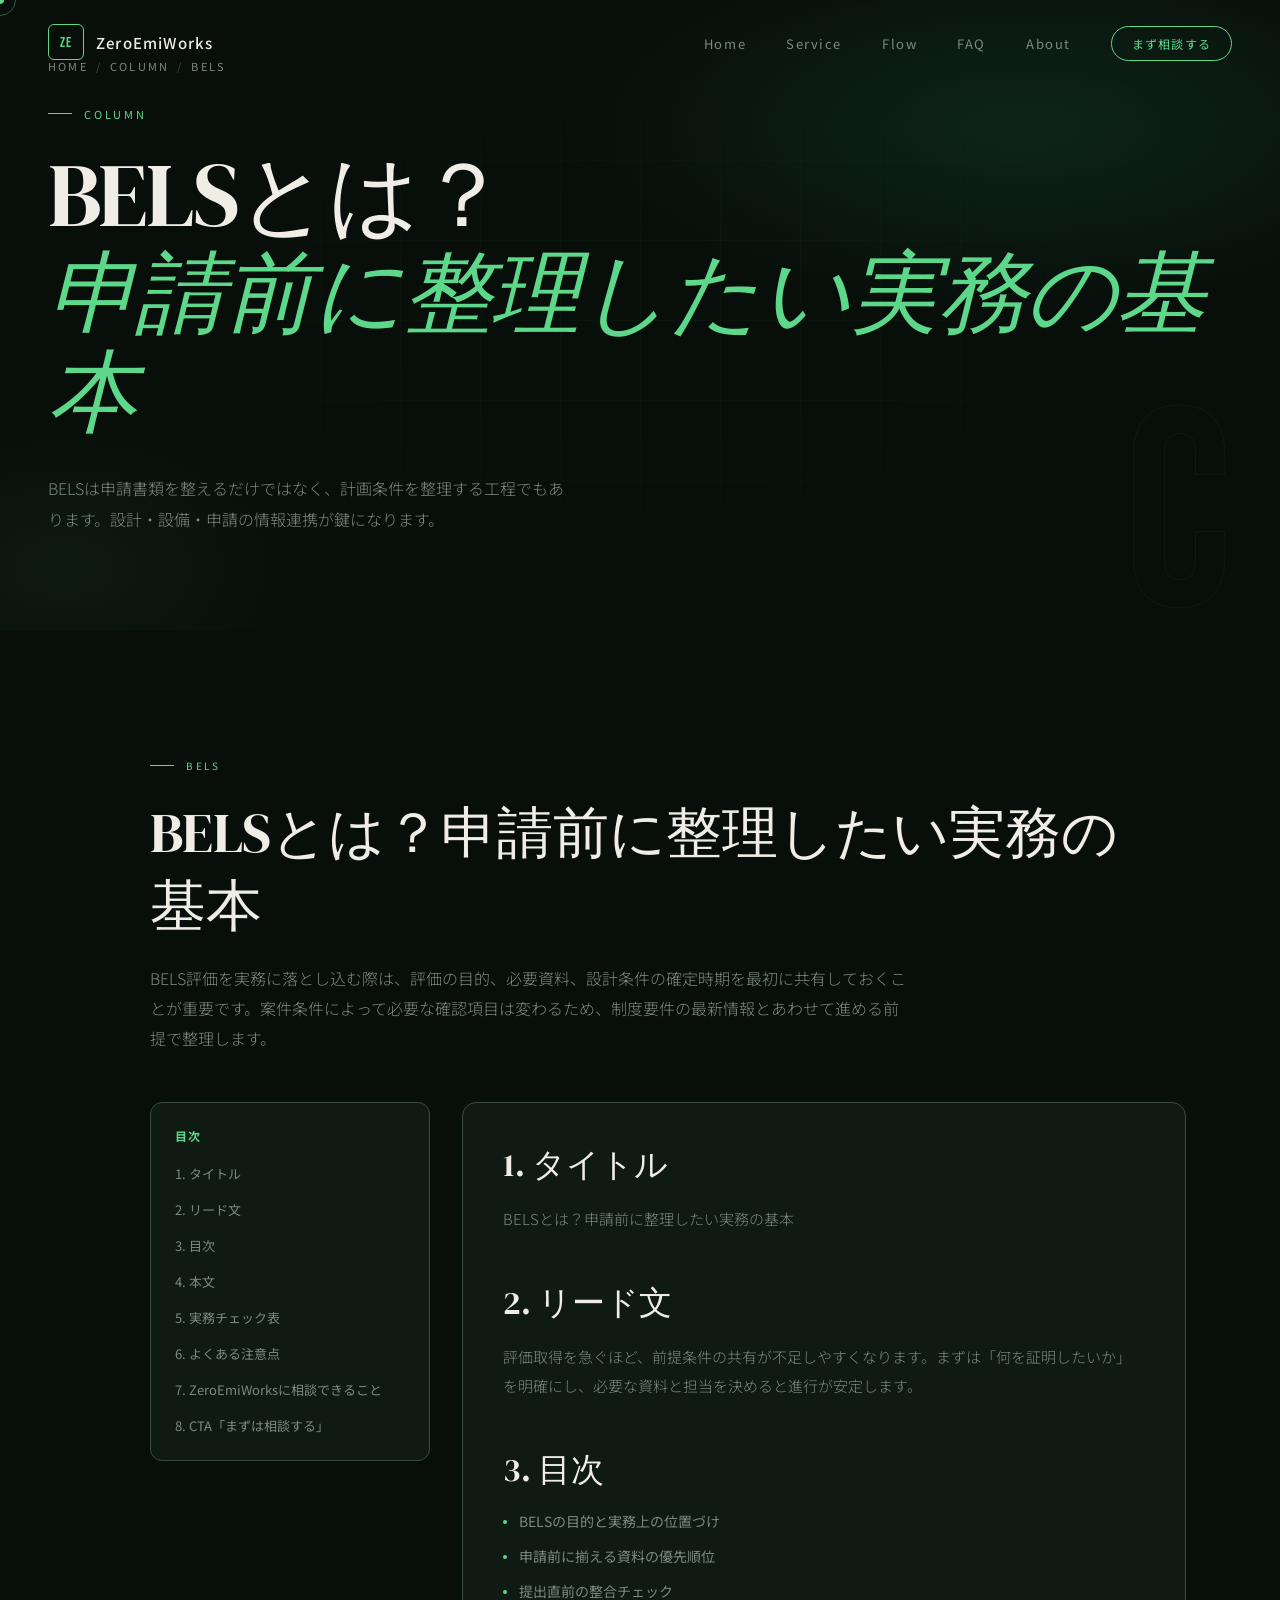
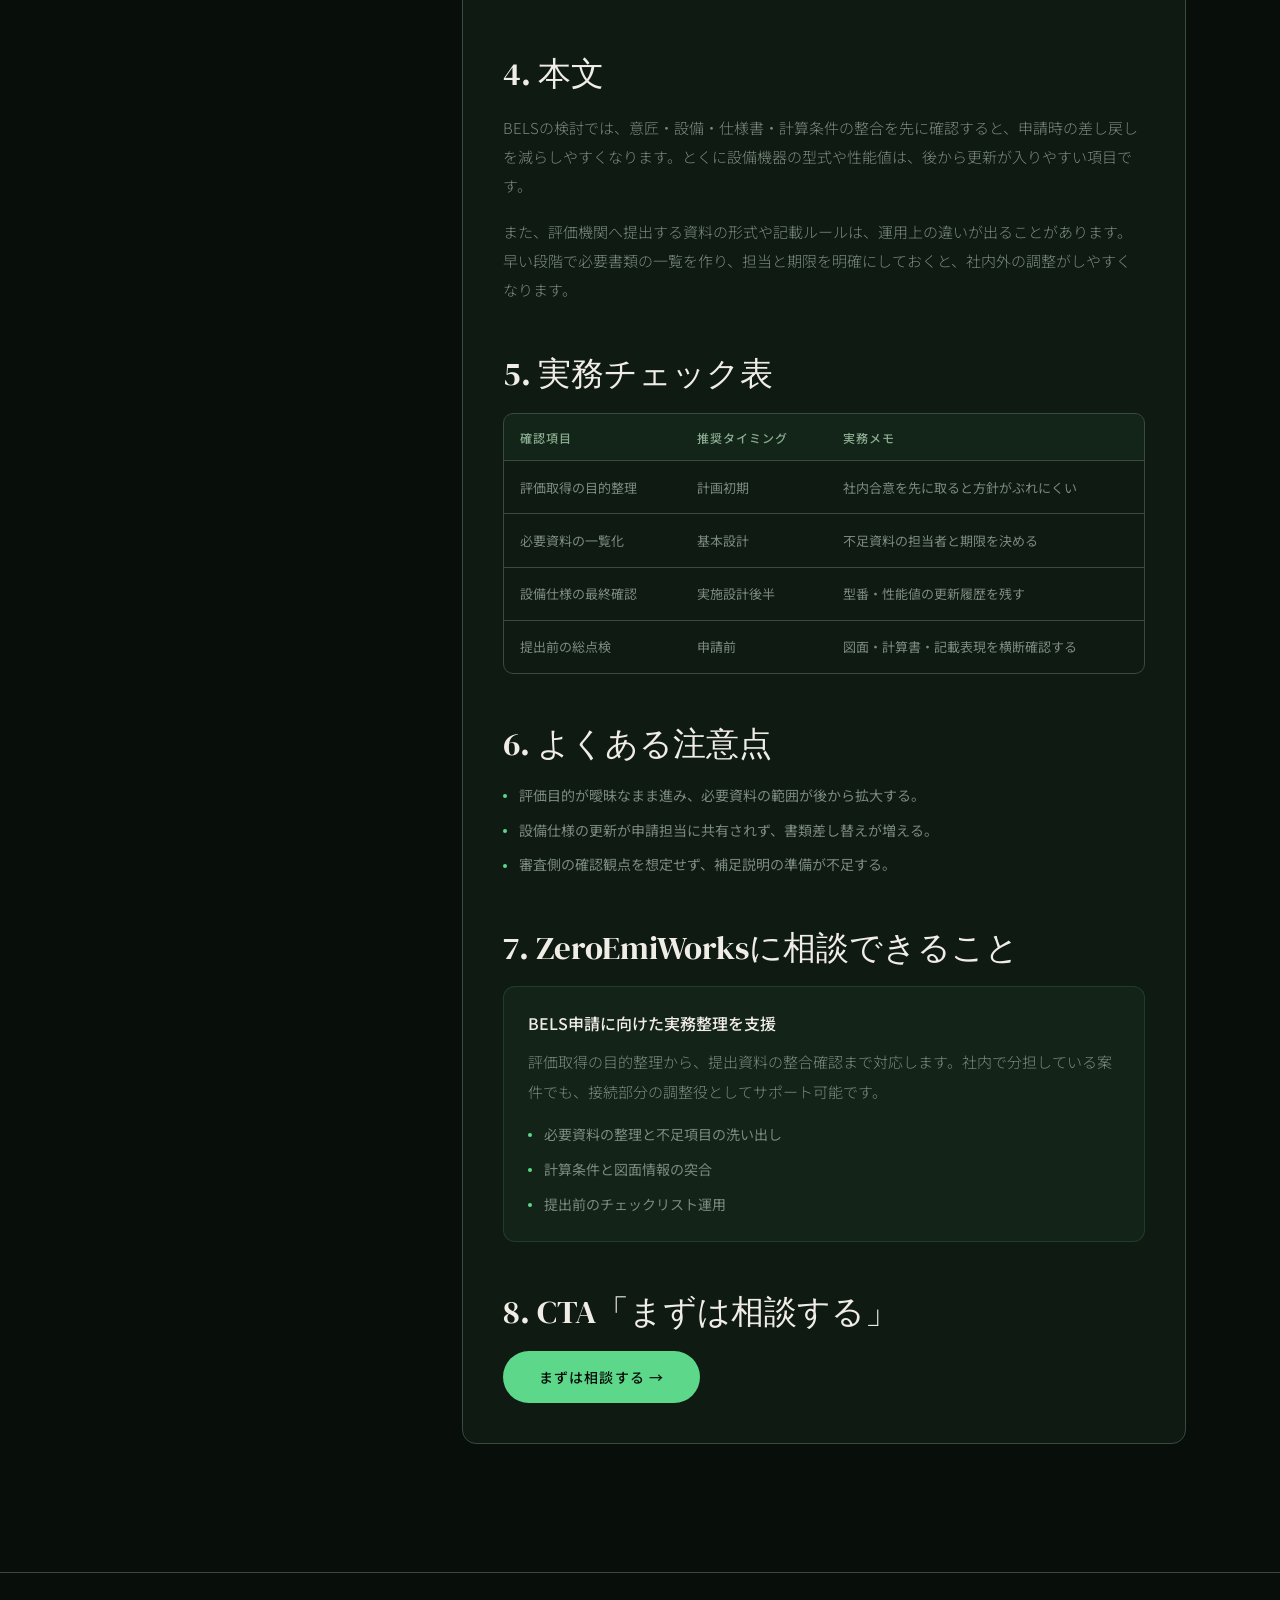
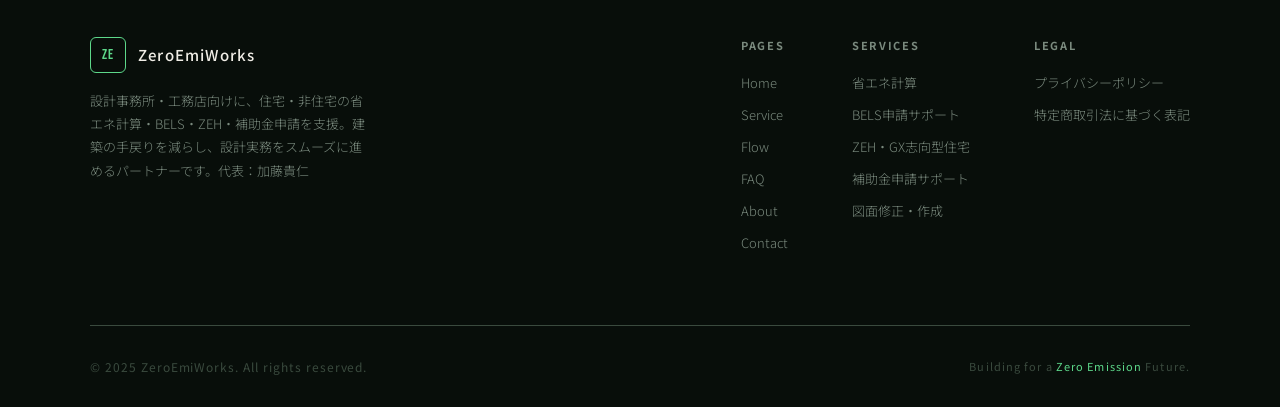
<file: blog-bels.html>
<!DOCTYPE html>
<html lang="ja">
<head>
  <meta charset="UTF-8">
  <meta name="viewport" content="width=device-width, initial-scale=1.0">
  <title>BELSとは？申請前に整理したい実務の基本 — ZeroEmiWorks</title>
  <meta name="description" content="BELS申請の前に整理したい実務の基本を解説。評価の考え方、社内準備、提出前の確認ポイント、注意点を設計事務所・工務店向けにまとめました。">
  <meta property="og:title" content="BELSとは？申請前に整理したい実務の基本 — ZeroEmiWorks">
  <meta property="og:description" content="BELS申請前の実務整理に使えるポイントをまとめた記事です。">
  <meta property="og:type" content="article">
  <meta property="og:url" content="https://zeroemiworks.com/blog-bels.html">
  <meta property="og:image" content="https://zeroemiworks.com/ogp.png">
  <meta name="twitter:card" content="summary_large_image">
  <link rel="icon" href="favicon.ico">
  <link rel="preconnect" href="https://fonts.googleapis.com">
  <link rel="preconnect" href="https://fonts.gstatic.com" crossorigin>
  <link href="https://fonts.googleapis.com/css2?family=Noto+Sans+JP:wght@300;400;500;700&family=DM+Serif+Display:ital@0;1&family=Bebas+Neue&display=swap" rel="stylesheet">
  <link rel="stylesheet" href="style.css">
</head>
<body>
<div class="cursor" id="cursor"></div>
<div class="cursor-ring" id="cursorRing"></div>

<nav id="nav">
  <a href="index.html" class="nav-logo"><div class="logo-mark">ZE</div><span class="logo-text">ZeroEmiWorks</span></a>
  <ul class="nav-links">
    <li><a href="index.html">Home</a></li><li><a href="service.html">Service</a></li><li><a href="flow.html">Flow</a></li><li><a href="faq.html">FAQ</a></li><li><a href="about.html">About</a></li><li><a href="contact.html" class="nav-cta">まず相談する</a></li>
  </ul>
  <button class="nav-hamburger" id="navHamburger" aria-label="メニューを開く"><span></span><span></span><span></span></button>
</nav>
<div class="nav-mobile-menu" id="navMobileMenu">
  <a href="index.html">Home</a><a href="service.html">Service</a><a href="flow.html">Flow</a><a href="faq.html">FAQ</a><a href="about.html">About</a><a href="contact.html" class="nav-cta">まず相談する</a>
</div>

<section class="page-hero">
  <div class="page-hero-bg"></div>
  <div class="page-hero-grid"></div>
  <div class="page-hero-num">C</div>
  <div class="breadcrumb"><a href="index.html">Home</a><span class="sep">/</span><a href="blog.html">COLUMN</a><span class="sep">/</span><span>BELS</span></div>
  <div class="page-hero-label">COLUMN</div>
  <h1>BELSとは？<br><em>申請前に整理したい実務の基本</em></h1>
  <p class="page-hero-sub">BELSは申請書類を整えるだけではなく、計画条件を整理する工程でもあります。設計・設備・申請の情報連携が鍵になります。</p>
</section>

<section class="section" style="background:var(--c-bg);">
  <div class="blog-article-wrap">
    <header class="blog-article-header reveal">
      <div class="section-eyebrow">BELS</div>
      <h1>BELSとは？申請前に整理したい実務の基本</h1>
      <p class="blog-lead">BELS評価を実務に落とし込む際は、評価の目的、必要資料、設計条件の確定時期を最初に共有しておくことが重要です。案件条件によって必要な確認項目は変わるため、制度要件の最新情報とあわせて進める前提で整理します。</p>
    </header>

    <div class="blog-layout reveal reveal-delay-1">
      <aside class="blog-toc">
        <h2>目次</h2>
        <ul>
          <li><a href="#sec1">1. タイトル</a></li>
          <li><a href="#sec2">2. リード文</a></li>
          <li><a href="#sec3">3. 目次</a></li>
          <li><a href="#sec4">4. 本文</a></li>
          <li><a href="#sec5">5. 実務チェック表</a></li>
          <li><a href="#sec6">6. よくある注意点</a></li>
          <li><a href="#sec7">7. ZeroEmiWorksに相談できること</a></li>
          <li><a href="#sec8">8. CTA「まずは相談する」</a></li>
        </ul>
      </aside>

      <article class="blog-content">
        <section id="sec1">
          <h3>1. タイトル</h3>
          <p>BELSとは？申請前に整理したい実務の基本</p>
        </section>
        <section id="sec2">
          <h3>2. リード文</h3>
          <p>評価取得を急ぐほど、前提条件の共有が不足しやすくなります。まずは「何を証明したいか」を明確にし、必要な資料と担当を決めると進行が安定します。</p>
        </section>
        <section id="sec3">
          <h3>3. 目次</h3>
          <ul class="blog-note-list">
            <li>BELSの目的と実務上の位置づけ</li>
            <li>申請前に揃える資料の優先順位</li>
            <li>提出直前の整合チェック</li>
          </ul>
        </section>
        <section id="sec4">
          <h3>4. 本文</h3>
          <p>BELSの検討では、意匠・設備・仕様書・計算条件の整合を先に確認すると、申請時の差し戻しを減らしやすくなります。とくに設備機器の型式や性能値は、後から更新が入りやすい項目です。</p>
          <p>また、評価機関へ提出する資料の形式や記載ルールは、運用上の違いが出ることがあります。早い段階で必要書類の一覧を作り、担当と期限を明確にしておくと、社内外の調整がしやすくなります。</p>
        </section>
        <section id="sec5">
          <h3>5. 実務チェック表</h3>
          <div class="blog-table-wrap">
            <table class="blog-table">
              <thead>
                <tr><th>確認項目</th><th>推奨タイミング</th><th>実務メモ</th></tr>
              </thead>
              <tbody>
                <tr><td>評価取得の目的整理</td><td>計画初期</td><td>社内合意を先に取ると方針がぶれにくい</td></tr>
                <tr><td>必要資料の一覧化</td><td>基本設計</td><td>不足資料の担当者と期限を決める</td></tr>
                <tr><td>設備仕様の最終確認</td><td>実施設計後半</td><td>型番・性能値の更新履歴を残す</td></tr>
                <tr><td>提出前の総点検</td><td>申請前</td><td>図面・計算書・記載表現を横断確認する</td></tr>
              </tbody>
            </table>
          </div>
        </section>
        <section id="sec6">
          <h3>6. よくある注意点</h3>
          <ul class="blog-warn-list">
            <li>評価目的が曖昧なまま進み、必要資料の範囲が後から拡大する。</li>
            <li>設備仕様の更新が申請担当に共有されず、書類差し替えが増える。</li>
            <li>審査側の確認観点を想定せず、補足説明の準備が不足する。</li>
          </ul>
        </section>
        <section id="sec7">
          <h3>7. ZeroEmiWorksに相談できること</h3>
          <div class="blog-mini-cta">
            <h4>BELS申請に向けた実務整理を支援</h4>
            <p>評価取得の目的整理から、提出資料の整合確認まで対応します。社内で分担している案件でも、接続部分の調整役としてサポート可能です。</p>
            <ul class="blog-check-list">
              <li>必要資料の整理と不足項目の洗い出し</li>
              <li>計算条件と図面情報の突合</li>
              <li>提出前のチェックリスト運用</li>
            </ul>
          </div>
        </section>
        <section id="sec8">
          <h3>8. CTA「まずは相談する」</h3>
          <a href="contact.html" class="btn-primary">まずは相談する →</a>
        </section>
      </article>
    </div>
  </div>
</section>

<footer>
  <div class="footer-inner">
    <div class="footer-top">
      <div class="footer-brand">
        <a href="index.html" class="nav-logo"><div class="logo-mark">ZE</div><span class="logo-text">ZeroEmiWorks</span></a>
        <p>設計事務所・工務店向けに、住宅・非住宅の省エネ計算・BELS・ZEH・補助金申請を支援。建築の手戻りを減らし、設計実務をスムーズに進めるパートナーです。代表：加藤貴仁</p>
      </div>
      <div class="footer-links-grid">
        <div class="footer-col"><h4>Pages</h4><ul><li><a href="index.html">Home</a></li><li><a href="service.html">Service</a></li><li><a href="flow.html">Flow</a></li><li><a href="faq.html">FAQ</a></li><li><a href="about.html">About</a></li><li><a href="contact.html">Contact</a></li></ul></div>
        <div class="footer-col"><h4>Services</h4><ul><li><a href="service.html">省エネ計算</a></li><li><a href="service.html">BELS申請サポート</a></li><li><a href="service.html">ZEH・GX志向型住宅</a></li><li><a href="service.html">補助金申請サポート</a></li><li><a href="service.html">図面修正・作成</a></li></ul></div>
        <div class="footer-col"><h4>Legal</h4><ul><li><a href="privacy.html">プライバシーポリシー</a></li><li><a href="law.html">特定商取引法に基づく表記</a></li></ul></div>
      </div>
    </div>
    <div class="footer-bottom">
      <span class="footer-copy">© 2025 ZeroEmiWorks. All rights reserved.</span>
      <span class="footer-accent">Building for a <span>Zero Emission</span> Future.</span>
    </div>
  </div>
</footer>
<script src="script.js"></script>
</body>
</html>
</file>
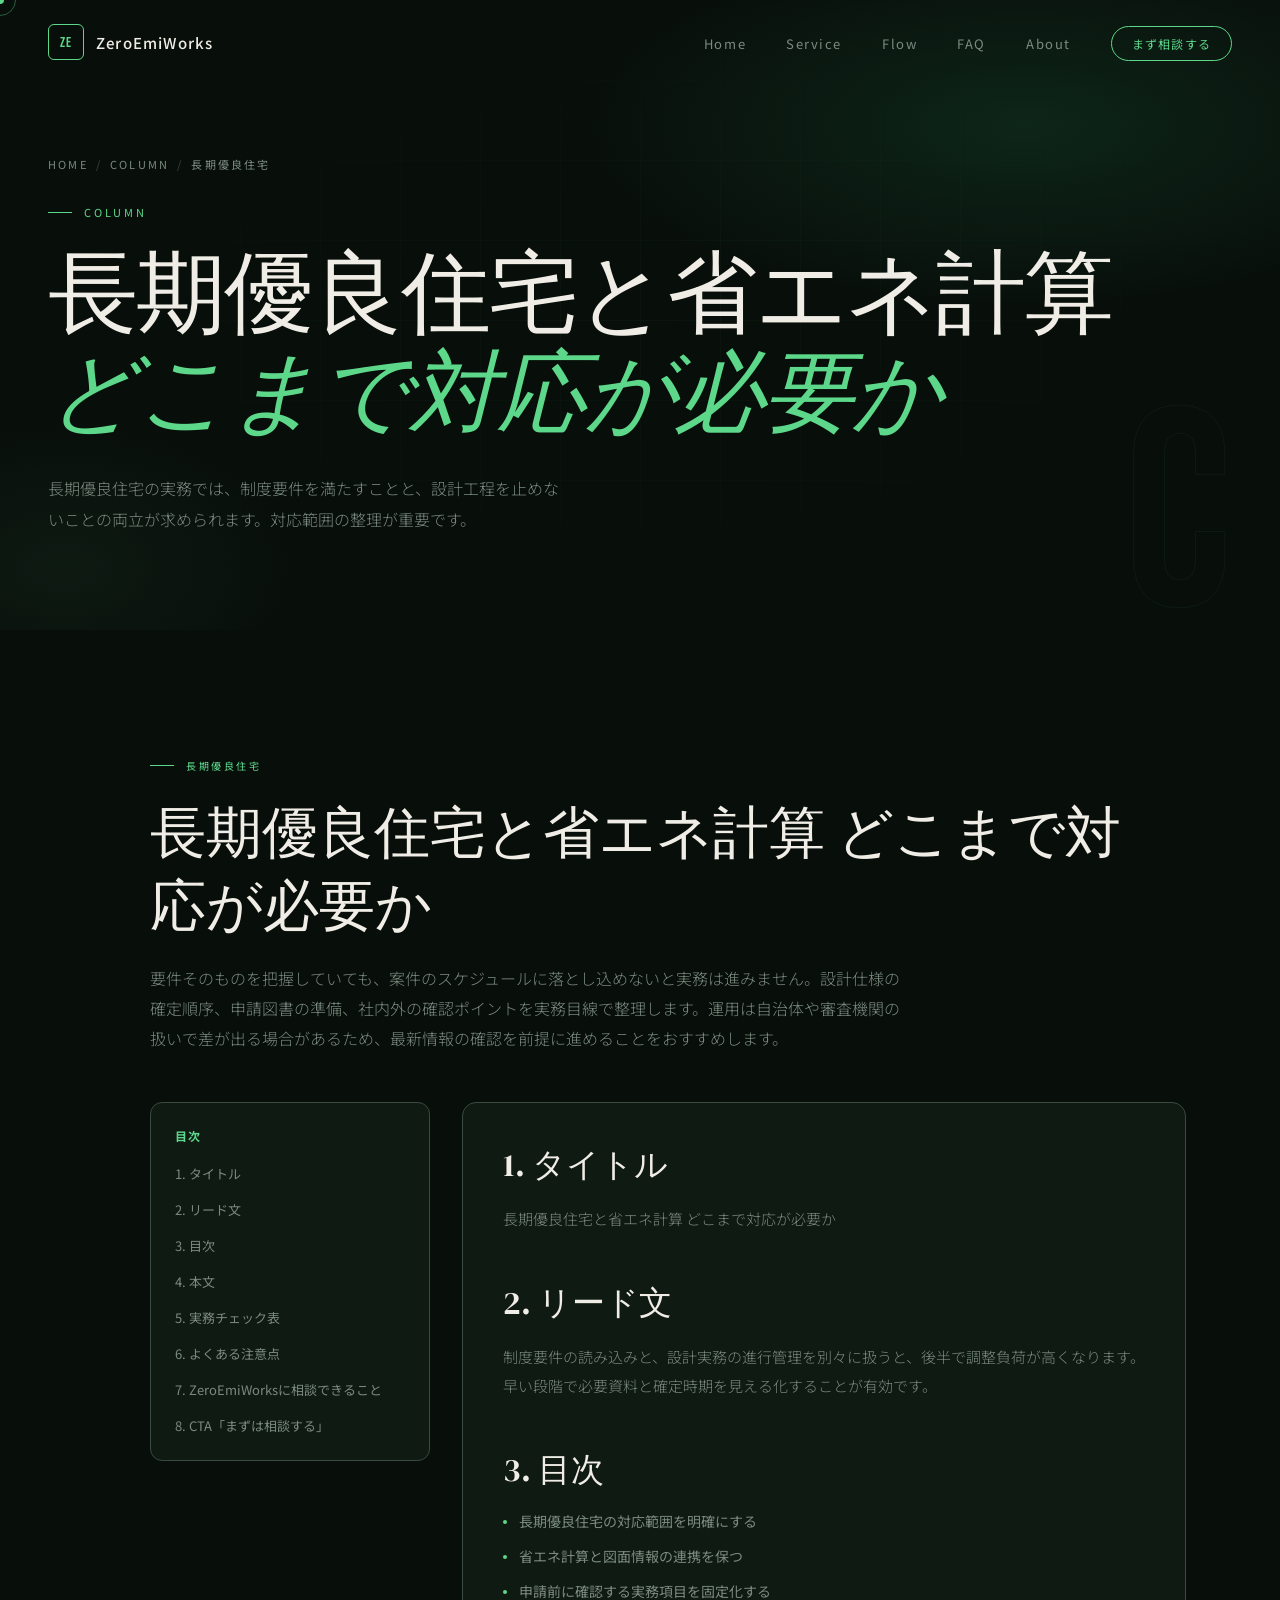
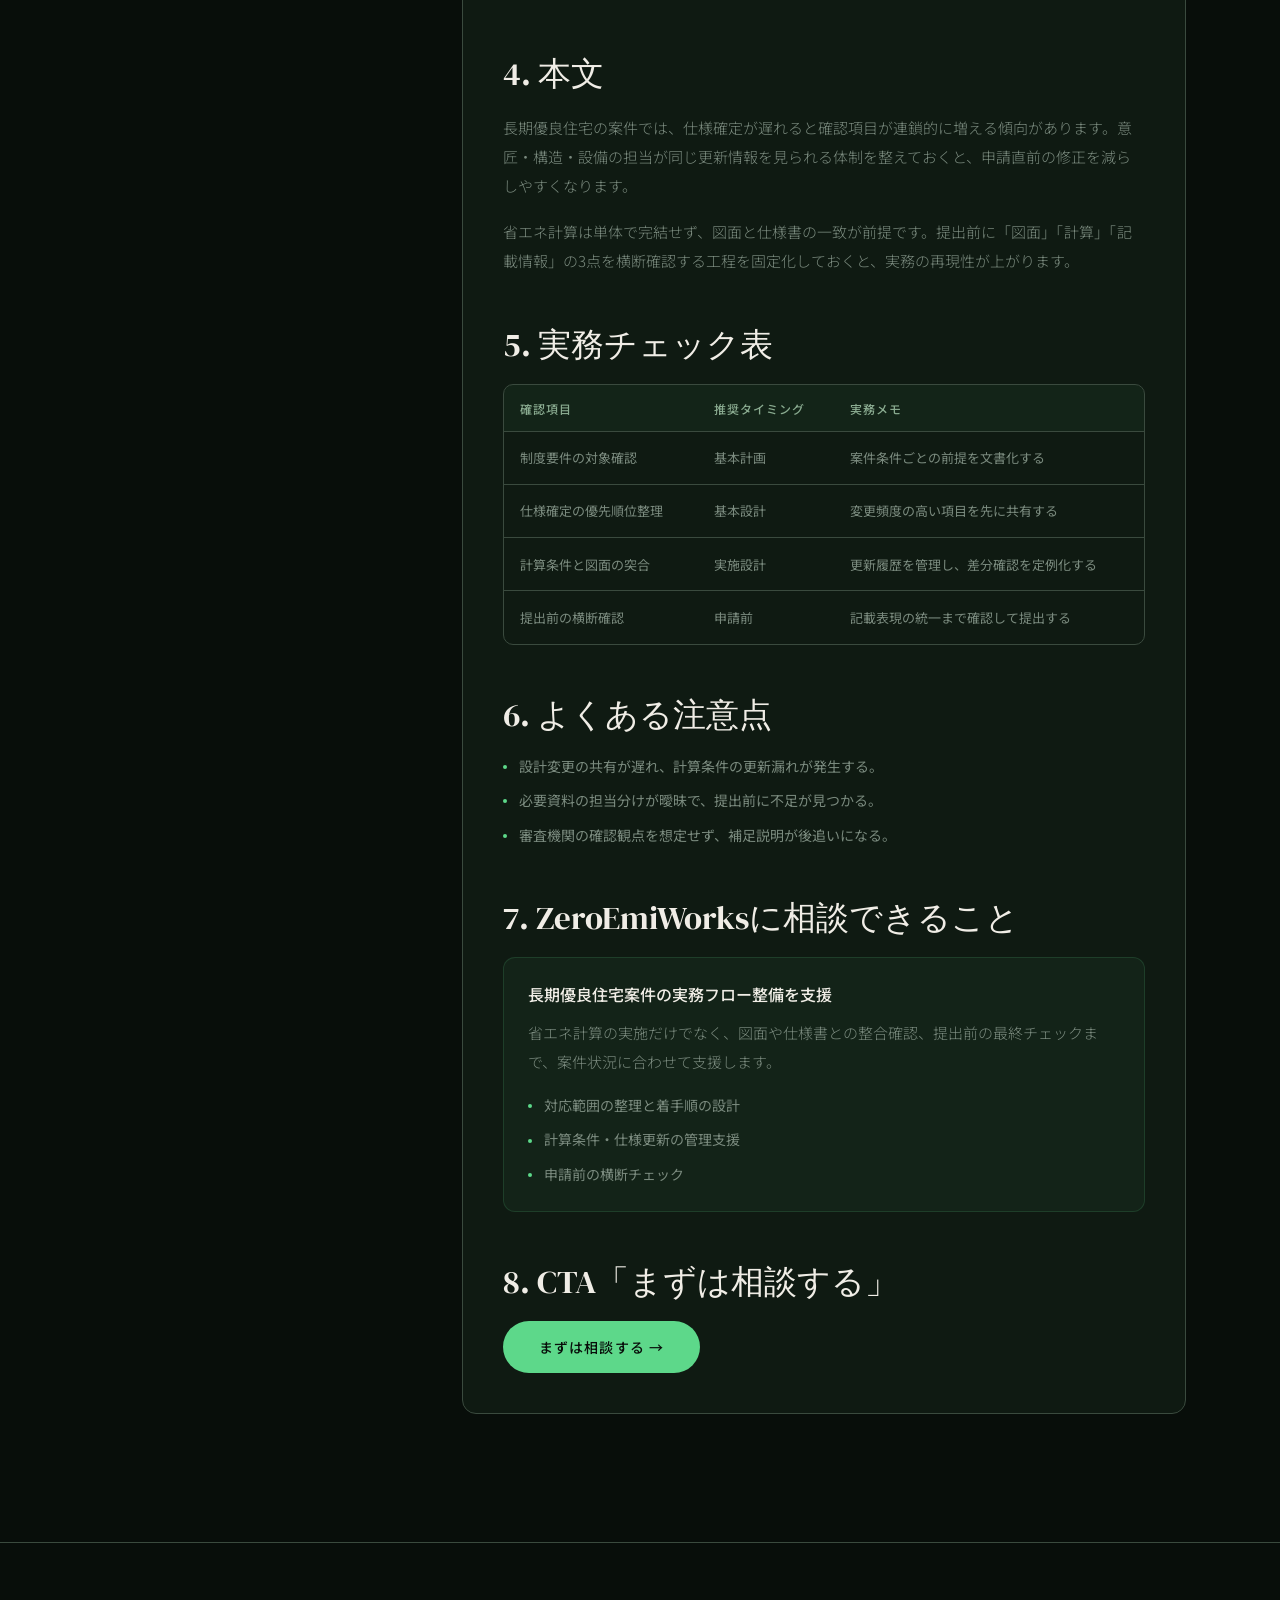
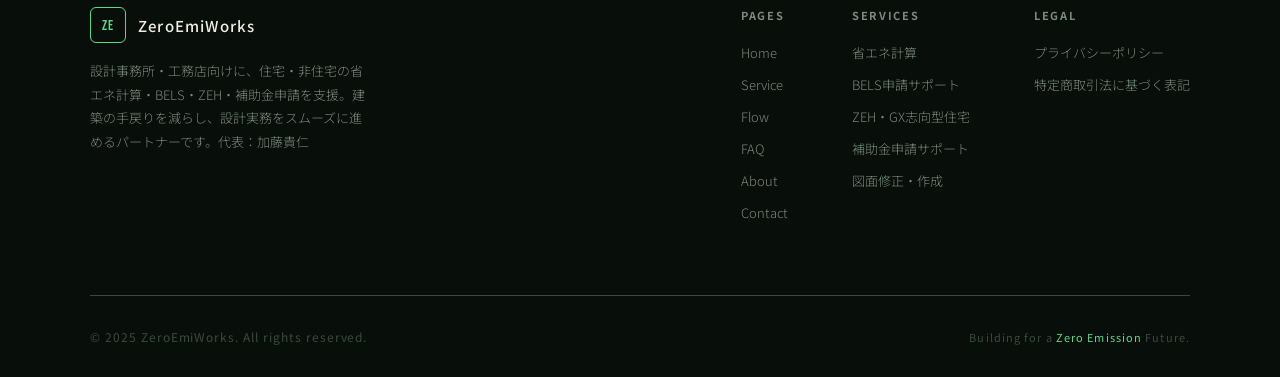
<file: blog-choki.html>
<!DOCTYPE html>
<html lang="ja">
<head>
  <meta charset="UTF-8">
  <meta name="viewport" content="width=device-width, initial-scale=1.0">
  <title>長期優良住宅と省エネ計算 どこまで対応が必要か — ZeroEmiWorks</title>
  <meta name="description" content="長期優良住宅に関する省エネ計算の実務整理。計画段階で確認したい事項、チェック表、注意点、相談導線を設計事務所・工務店向けにまとめています。">
  <meta property="og:title" content="長期優良住宅と省エネ計算 どこまで対応が必要か — ZeroEmiWorks">
  <meta property="og:description" content="長期優良住宅における省エネ計算の実務ポイントを整理した記事です。">
  <meta property="og:type" content="article">
  <meta property="og:url" content="https://zeroemiworks.com/blog-choki.html">
  <meta property="og:image" content="https://zeroemiworks.com/ogp.png">
  <meta name="twitter:card" content="summary_large_image">
  <link rel="icon" href="favicon.ico">
  <link rel="preconnect" href="https://fonts.googleapis.com">
  <link rel="preconnect" href="https://fonts.gstatic.com" crossorigin>
  <link href="https://fonts.googleapis.com/css2?family=Noto+Sans+JP:wght@300;400;500;700&family=DM+Serif+Display:ital@0;1&family=Bebas+Neue&display=swap" rel="stylesheet">
  <link rel="stylesheet" href="style.css">
</head>
<body>
<div class="cursor" id="cursor"></div>
<div class="cursor-ring" id="cursorRing"></div>

<nav id="nav">
  <a href="index.html" class="nav-logo"><div class="logo-mark">ZE</div><span class="logo-text">ZeroEmiWorks</span></a>
  <ul class="nav-links">
    <li><a href="index.html">Home</a></li><li><a href="service.html">Service</a></li><li><a href="flow.html">Flow</a></li><li><a href="faq.html">FAQ</a></li><li><a href="about.html">About</a></li><li><a href="contact.html" class="nav-cta">まず相談する</a></li>
  </ul>
  <button class="nav-hamburger" id="navHamburger" aria-label="メニューを開く"><span></span><span></span><span></span></button>
</nav>
<div class="nav-mobile-menu" id="navMobileMenu">
  <a href="index.html">Home</a><a href="service.html">Service</a><a href="flow.html">Flow</a><a href="faq.html">FAQ</a><a href="about.html">About</a><a href="contact.html" class="nav-cta">まず相談する</a>
</div>

<section class="page-hero">
  <div class="page-hero-bg"></div>
  <div class="page-hero-grid"></div>
  <div class="page-hero-num">C</div>
  <div class="breadcrumb"><a href="index.html">Home</a><span class="sep">/</span><a href="blog.html">COLUMN</a><span class="sep">/</span><span>長期優良住宅</span></div>
  <div class="page-hero-label">COLUMN</div>
  <h1>長期優良住宅と省エネ計算<br><em>どこまで対応が必要か</em></h1>
  <p class="page-hero-sub">長期優良住宅の実務では、制度要件を満たすことと、設計工程を止めないことの両立が求められます。対応範囲の整理が重要です。</p>
</section>

<section class="section" style="background:var(--c-bg);">
  <div class="blog-article-wrap">
    <header class="blog-article-header reveal">
      <div class="section-eyebrow">長期優良住宅</div>
      <h1>長期優良住宅と省エネ計算 どこまで対応が必要か</h1>
      <p class="blog-lead">要件そのものを把握していても、案件のスケジュールに落とし込めないと実務は進みません。設計仕様の確定順序、申請図書の準備、社内外の確認ポイントを実務目線で整理します。運用は自治体や審査機関の扱いで差が出る場合があるため、最新情報の確認を前提に進めることをおすすめします。</p>
    </header>

    <div class="blog-layout reveal reveal-delay-1">
      <aside class="blog-toc">
        <h2>目次</h2>
        <ul>
          <li><a href="#sec1">1. タイトル</a></li>
          <li><a href="#sec2">2. リード文</a></li>
          <li><a href="#sec3">3. 目次</a></li>
          <li><a href="#sec4">4. 本文</a></li>
          <li><a href="#sec5">5. 実務チェック表</a></li>
          <li><a href="#sec6">6. よくある注意点</a></li>
          <li><a href="#sec7">7. ZeroEmiWorksに相談できること</a></li>
          <li><a href="#sec8">8. CTA「まずは相談する」</a></li>
        </ul>
      </aside>

      <article class="blog-content">
        <section id="sec1">
          <h3>1. タイトル</h3>
          <p>長期優良住宅と省エネ計算 どこまで対応が必要か</p>
        </section>
        <section id="sec2">
          <h3>2. リード文</h3>
          <p>制度要件の読み込みと、設計実務の進行管理を別々に扱うと、後半で調整負荷が高くなります。早い段階で必要資料と確定時期を見える化することが有効です。</p>
        </section>
        <section id="sec3">
          <h3>3. 目次</h3>
          <ul class="blog-note-list">
            <li>長期優良住宅の対応範囲を明確にする</li>
            <li>省エネ計算と図面情報の連携を保つ</li>
            <li>申請前に確認する実務項目を固定化する</li>
          </ul>
        </section>
        <section id="sec4">
          <h3>4. 本文</h3>
          <p>長期優良住宅の案件では、仕様確定が遅れると確認項目が連鎖的に増える傾向があります。意匠・構造・設備の担当が同じ更新情報を見られる体制を整えておくと、申請直前の修正を減らしやすくなります。</p>
          <p>省エネ計算は単体で完結せず、図面と仕様書の一致が前提です。提出前に「図面」「計算」「記載情報」の3点を横断確認する工程を固定化しておくと、実務の再現性が上がります。</p>
        </section>
        <section id="sec5">
          <h3>5. 実務チェック表</h3>
          <div class="blog-table-wrap">
            <table class="blog-table">
              <thead>
                <tr><th>確認項目</th><th>推奨タイミング</th><th>実務メモ</th></tr>
              </thead>
              <tbody>
                <tr><td>制度要件の対象確認</td><td>基本計画</td><td>案件条件ごとの前提を文書化する</td></tr>
                <tr><td>仕様確定の優先順位整理</td><td>基本設計</td><td>変更頻度の高い項目を先に共有する</td></tr>
                <tr><td>計算条件と図面の突合</td><td>実施設計</td><td>更新履歴を管理し、差分確認を定例化する</td></tr>
                <tr><td>提出前の横断確認</td><td>申請前</td><td>記載表現の統一まで確認して提出する</td></tr>
              </tbody>
            </table>
          </div>
        </section>
        <section id="sec6">
          <h3>6. よくある注意点</h3>
          <ul class="blog-warn-list">
            <li>設計変更の共有が遅れ、計算条件の更新漏れが発生する。</li>
            <li>必要資料の担当分けが曖昧で、提出前に不足が見つかる。</li>
            <li>審査機関の確認観点を想定せず、補足説明が後追いになる。</li>
          </ul>
        </section>
        <section id="sec7">
          <h3>7. ZeroEmiWorksに相談できること</h3>
          <div class="blog-mini-cta">
            <h4>長期優良住宅案件の実務フロー整備を支援</h4>
            <p>省エネ計算の実施だけでなく、図面や仕様書との整合確認、提出前の最終チェックまで、案件状況に合わせて支援します。</p>
            <ul class="blog-check-list">
              <li>対応範囲の整理と着手順の設計</li>
              <li>計算条件・仕様更新の管理支援</li>
              <li>申請前の横断チェック</li>
            </ul>
          </div>
        </section>
        <section id="sec8">
          <h3>8. CTA「まずは相談する」</h3>
          <a href="contact.html" class="btn-primary">まずは相談する →</a>
        </section>
      </article>
    </div>
  </div>
</section>

<footer>
  <div class="footer-inner">
    <div class="footer-top">
      <div class="footer-brand">
        <a href="index.html" class="nav-logo"><div class="logo-mark">ZE</div><span class="logo-text">ZeroEmiWorks</span></a>
        <p>設計事務所・工務店向けに、住宅・非住宅の省エネ計算・BELS・ZEH・補助金申請を支援。建築の手戻りを減らし、設計実務をスムーズに進めるパートナーです。代表：加藤貴仁</p>
      </div>
      <div class="footer-links-grid">
        <div class="footer-col"><h4>Pages</h4><ul><li><a href="index.html">Home</a></li><li><a href="service.html">Service</a></li><li><a href="flow.html">Flow</a></li><li><a href="faq.html">FAQ</a></li><li><a href="about.html">About</a></li><li><a href="contact.html">Contact</a></li></ul></div>
        <div class="footer-col"><h4>Services</h4><ul><li><a href="service.html">省エネ計算</a></li><li><a href="service.html">BELS申請サポート</a></li><li><a href="service.html">ZEH・GX志向型住宅</a></li><li><a href="service.html">補助金申請サポート</a></li><li><a href="service.html">図面修正・作成</a></li></ul></div>
        <div class="footer-col"><h4>Legal</h4><ul><li><a href="privacy.html">プライバシーポリシー</a></li><li><a href="law.html">特定商取引法に基づく表記</a></li></ul></div>
      </div>
    </div>
    <div class="footer-bottom">
      <span class="footer-copy">© 2025 ZeroEmiWorks. All rights reserved.</span>
      <span class="footer-accent">Building for a <span>Zero Emission</span> Future.</span>
    </div>
  </div>
</footer>
<script src="script.js"></script>
</body>
</html>
</file>
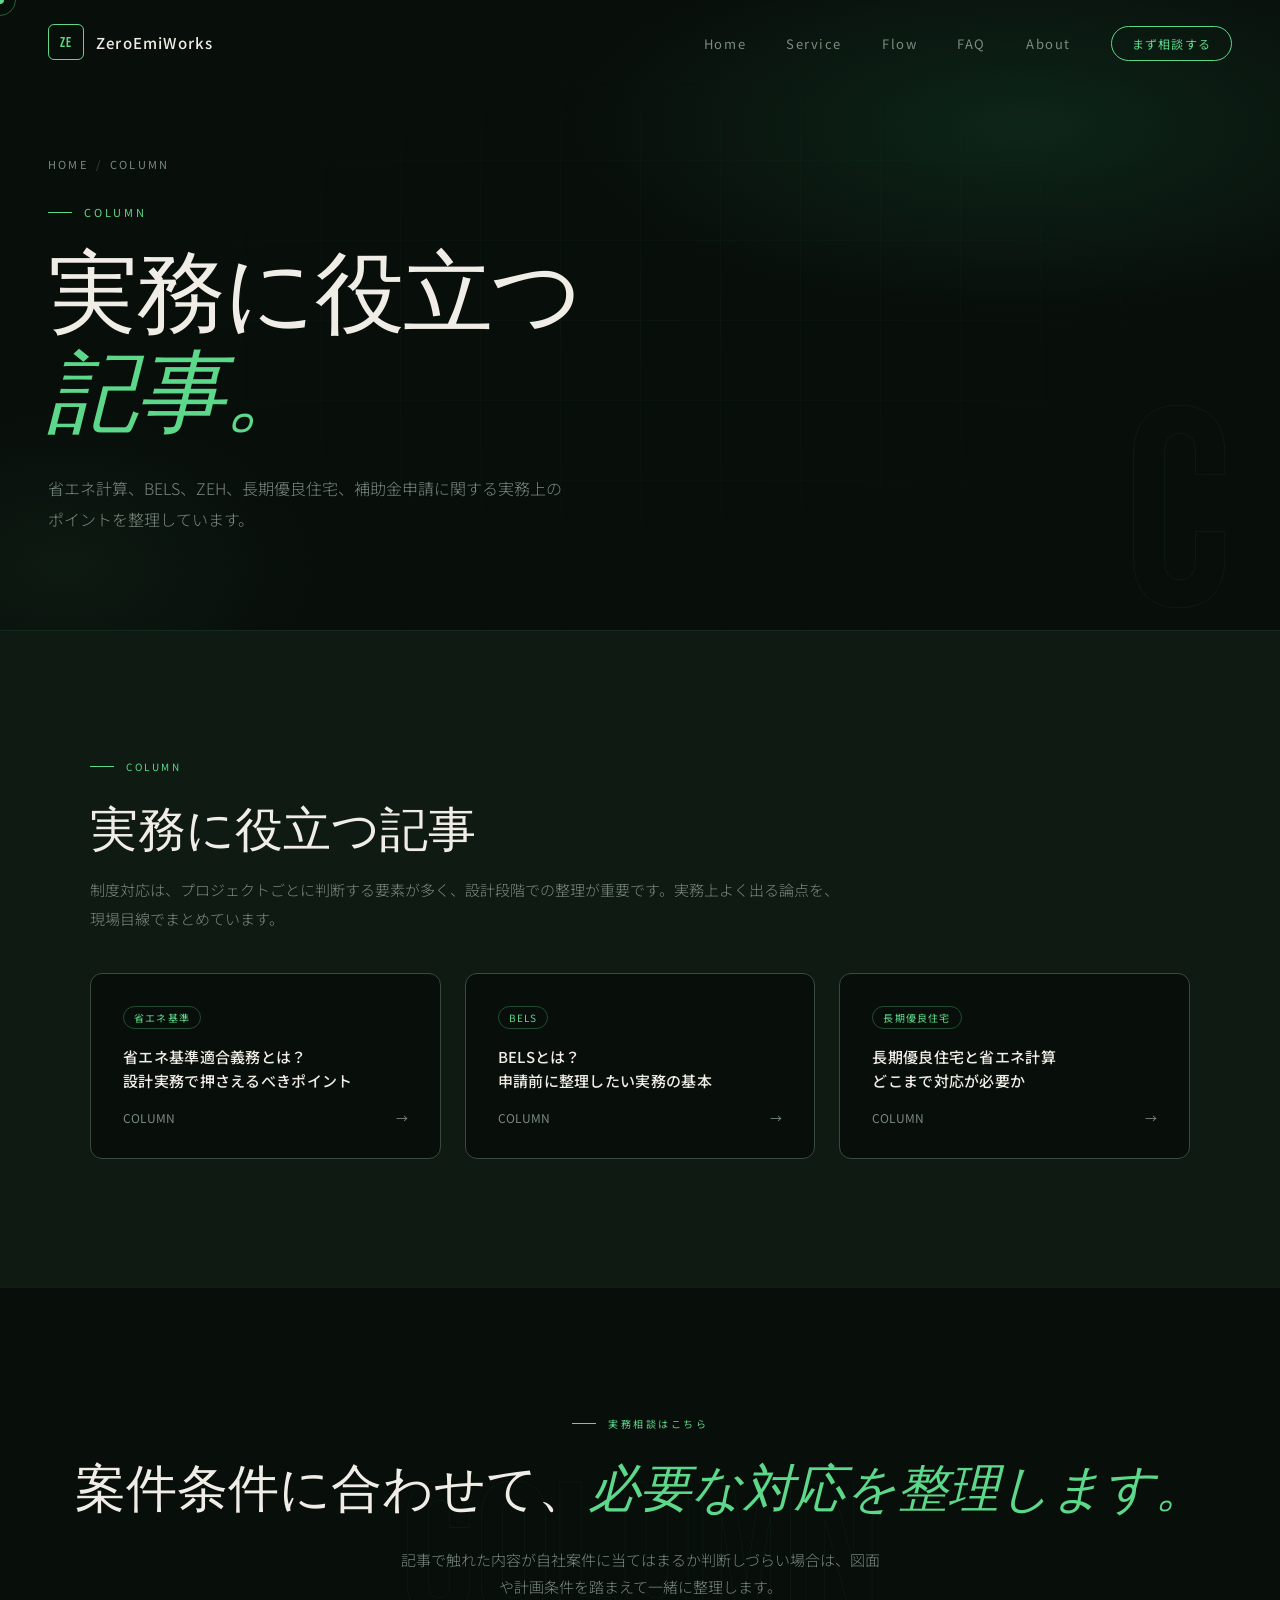
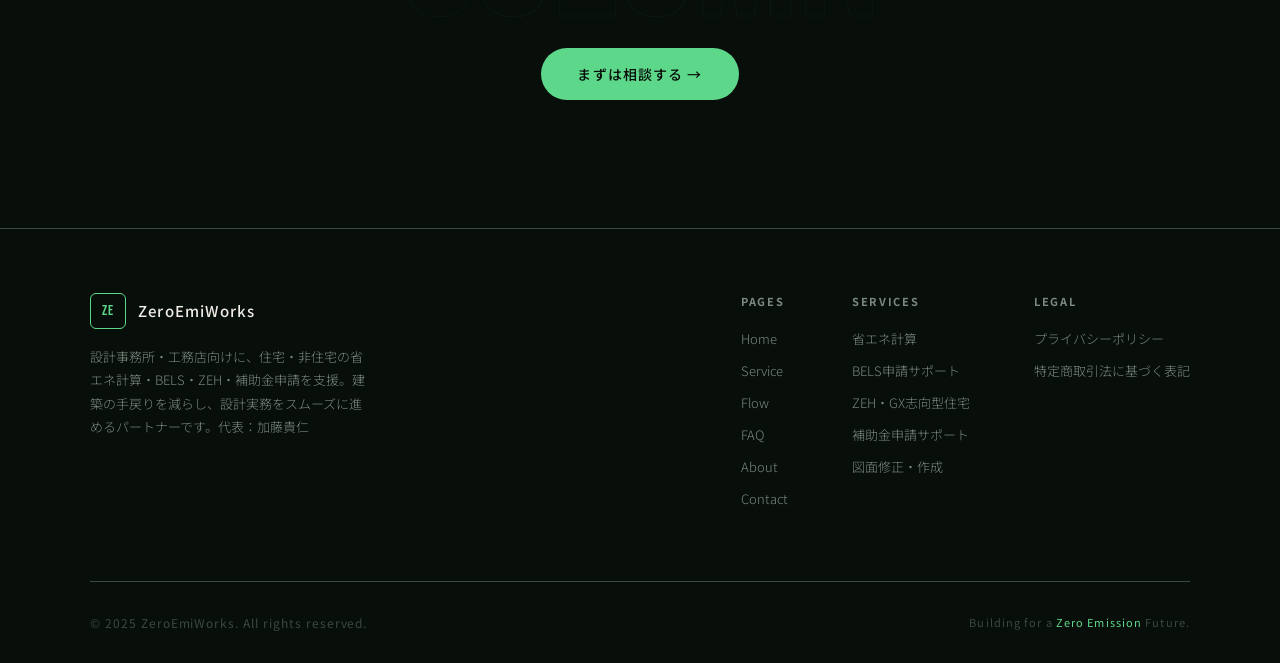
<file: blog.html>
<!DOCTYPE html>
<html lang="ja">
<head>
  <meta charset="UTF-8">
  <meta name="viewport" content="width=device-width, initial-scale=1.0">
  <title>COLUMN｜実務に役立つ記事 — ZeroEmiWorks</title>
  <meta name="description" content="省エネ計算、BELS、ZEH、長期優良住宅、補助金申請に関する実務上のポイントを整理したコラム一覧です。設計事務所・工務店の実務担当者向けに要点をまとめています。">
  <meta property="og:title" content="COLUMN｜実務に役立つ記事 — ZeroEmiWorks">
  <meta property="og:description" content="省エネ計算、BELS、ZEH、長期優良住宅、補助金申請に関する実務ポイントを整理した記事一覧です。">
  <meta property="og:type" content="website">
  <meta property="og:url" content="https://zeroemiworks.com/blog.html">
  <meta property="og:image" content="https://zeroemiworks.com/ogp.png">
  <meta name="twitter:card" content="summary_large_image">
  <link rel="icon" href="favicon.ico">
  <link rel="preconnect" href="https://fonts.googleapis.com">
  <link rel="preconnect" href="https://fonts.gstatic.com" crossorigin>
  <link href="https://fonts.googleapis.com/css2?family=Noto+Sans+JP:wght@300;400;500;700&family=DM+Serif+Display:ital@0;1&family=Bebas+Neue&display=swap" rel="stylesheet">
  <link rel="stylesheet" href="style.css">
</head>
<body>

<div class="cursor" id="cursor"></div>
<div class="cursor-ring" id="cursorRing"></div>

<nav id="nav">
  <a href="index.html" class="nav-logo">
    <div class="logo-mark">ZE</div>
    <span class="logo-text">ZeroEmiWorks</span>
  </a>
  <ul class="nav-links">
    <li><a href="index.html">Home</a></li>
    <li><a href="service.html">Service</a></li>
    <li><a href="flow.html">Flow</a></li>
    <li><a href="faq.html">FAQ</a></li>
    <li><a href="about.html">About</a></li>
    <li><a href="contact.html" class="nav-cta">まず相談する</a></li>
  </ul>
  <button class="nav-hamburger" id="navHamburger" aria-label="メニューを開く">
    <span></span><span></span><span></span>
  </button>
</nav>
<div class="nav-mobile-menu" id="navMobileMenu">
  <a href="index.html">Home</a>
  <a href="service.html">Service</a>
  <a href="flow.html">Flow</a>
  <a href="faq.html">FAQ</a>
  <a href="about.html">About</a>
  <a href="contact.html" class="nav-cta">まず相談する</a>
</div>

<section class="page-hero">
  <div class="page-hero-bg"></div>
  <div class="page-hero-grid"></div>
  <div class="page-hero-num">C</div>
  <div class="breadcrumb"><a href="index.html">Home</a><span class="sep">/</span><span>COLUMN</span></div>
  <div class="page-hero-label">COLUMN</div>
  <h1>実務に役立つ<br><em>記事。</em></h1>
  <p class="page-hero-sub">省エネ計算、BELS、ZEH、長期優良住宅、補助金申請に関する実務上のポイントを整理しています。</p>
</section>

<section class="section knowledge-section">
  <div class="section-inner">
    <div class="blog-intro reveal">
      <div class="section-eyebrow">COLUMN</div>
      <h2>実務に役立つ記事</h2>
      <p>制度対応は、プロジェクトごとに判断する要素が多く、設計段階での整理が重要です。実務上よく出る論点を、現場目線でまとめています。</p>
    </div>
    <div class="articles-grid" style="margin-top:2.5rem;">
      <a href="blog-shoene.html" class="article-card reveal">
        <span class="article-tag">省エネ基準</span>
        <div class="article-title">省エネ基準適合義務とは？<br>設計実務で押さえるべきポイント</div>
        <div class="article-meta"><span>COLUMN</span><span>→</span></div>
      </a>
      <a href="blog-bels.html" class="article-card reveal reveal-delay-1">
        <span class="article-tag">BELS</span>
        <div class="article-title">BELSとは？<br>申請前に整理したい実務の基本</div>
        <div class="article-meta"><span>COLUMN</span><span>→</span></div>
      </a>
      <a href="blog-choki.html" class="article-card reveal reveal-delay-2">
        <span class="article-tag">長期優良住宅</span>
        <div class="article-title">長期優良住宅と省エネ計算<br>どこまで対応が必要か</div>
        <div class="article-meta"><span>COLUMN</span><span>→</span></div>
      </a>
    </div>
  </div>
</section>

<section class="page-cta on-bg">
  <div class="page-cta-bg">COLUMN</div>
  <div class="page-cta-inner">
    <div class="section-eyebrow" style="justify-content:center;">実務相談はこちら</div>
    <h2>案件条件に合わせて、<em>必要な対応を整理します。</em></h2>
    <p>記事で触れた内容が自社案件に当てはまるか判断しづらい場合は、図面や計画条件を踏まえて一緒に整理します。</p>
    <a href="contact.html" class="btn-primary">まずは相談する →</a>
  </div>
</section>

<footer>
  <div class="footer-inner">
    <div class="footer-top">
      <div class="footer-brand">
        <a href="index.html" class="nav-logo"><div class="logo-mark">ZE</div><span class="logo-text">ZeroEmiWorks</span></a>
        <p>設計事務所・工務店向けに、住宅・非住宅の省エネ計算・BELS・ZEH・補助金申請を支援。建築の手戻りを減らし、設計実務をスムーズに進めるパートナーです。代表：加藤貴仁</p>
      </div>
      <div class="footer-links-grid">
        <div class="footer-col"><h4>Pages</h4><ul><li><a href="index.html">Home</a></li><li><a href="service.html">Service</a></li><li><a href="flow.html">Flow</a></li><li><a href="faq.html">FAQ</a></li><li><a href="about.html">About</a></li><li><a href="contact.html">Contact</a></li></ul></div>
        <div class="footer-col"><h4>Services</h4><ul><li><a href="service.html">省エネ計算</a></li><li><a href="service.html">BELS申請サポート</a></li><li><a href="service.html">ZEH・GX志向型住宅</a></li><li><a href="service.html">補助金申請サポート</a></li><li><a href="service.html">図面修正・作成</a></li></ul></div>
        <div class="footer-col"><h4>Legal</h4><ul><li><a href="privacy.html">プライバシーポリシー</a></li><li><a href="law.html">特定商取引法に基づく表記</a></li></ul></div>
      </div>
    </div>
    <div class="footer-bottom">
      <span class="footer-copy">© 2025 ZeroEmiWorks. All rights reserved.</span>
      <span class="footer-accent">Building for a <span>Zero Emission</span> Future.</span>
    </div>
  </div>
</footer>
<script src="script.js"></script>
</body>
</html>
</file>
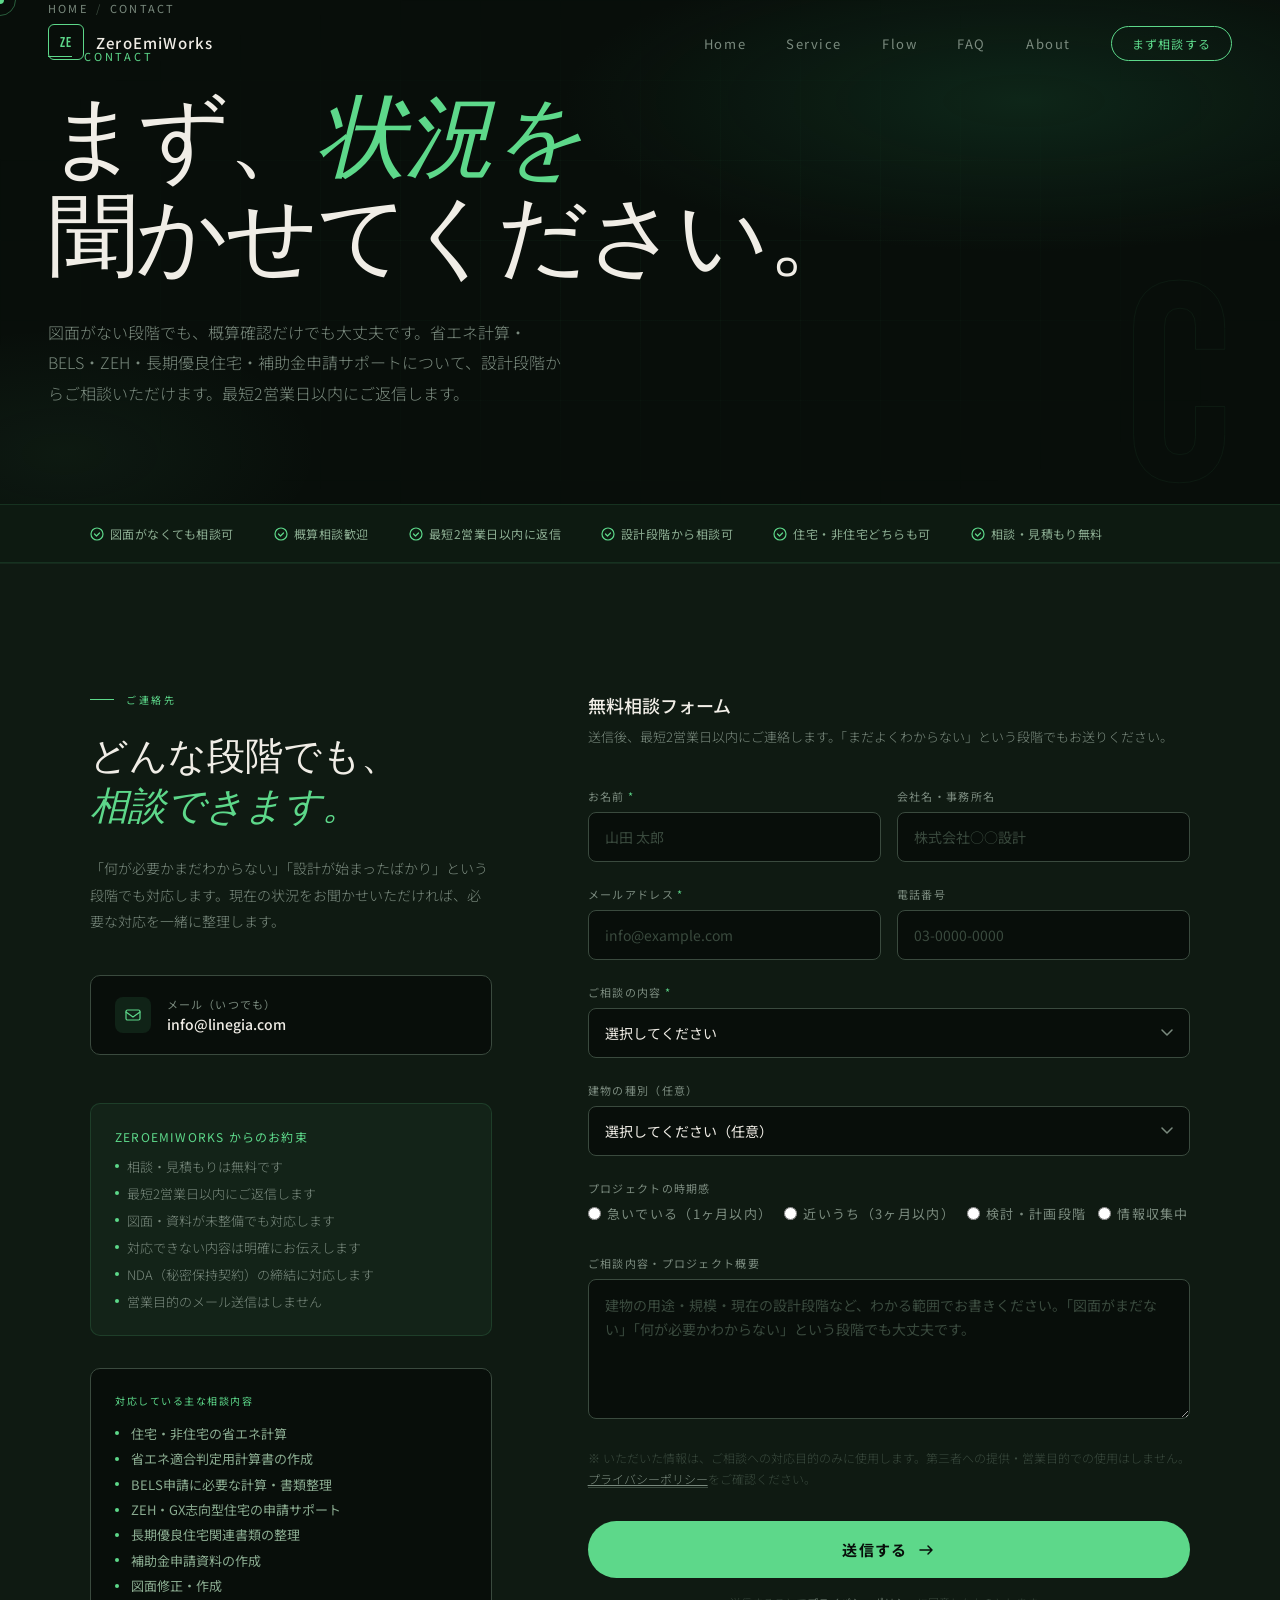
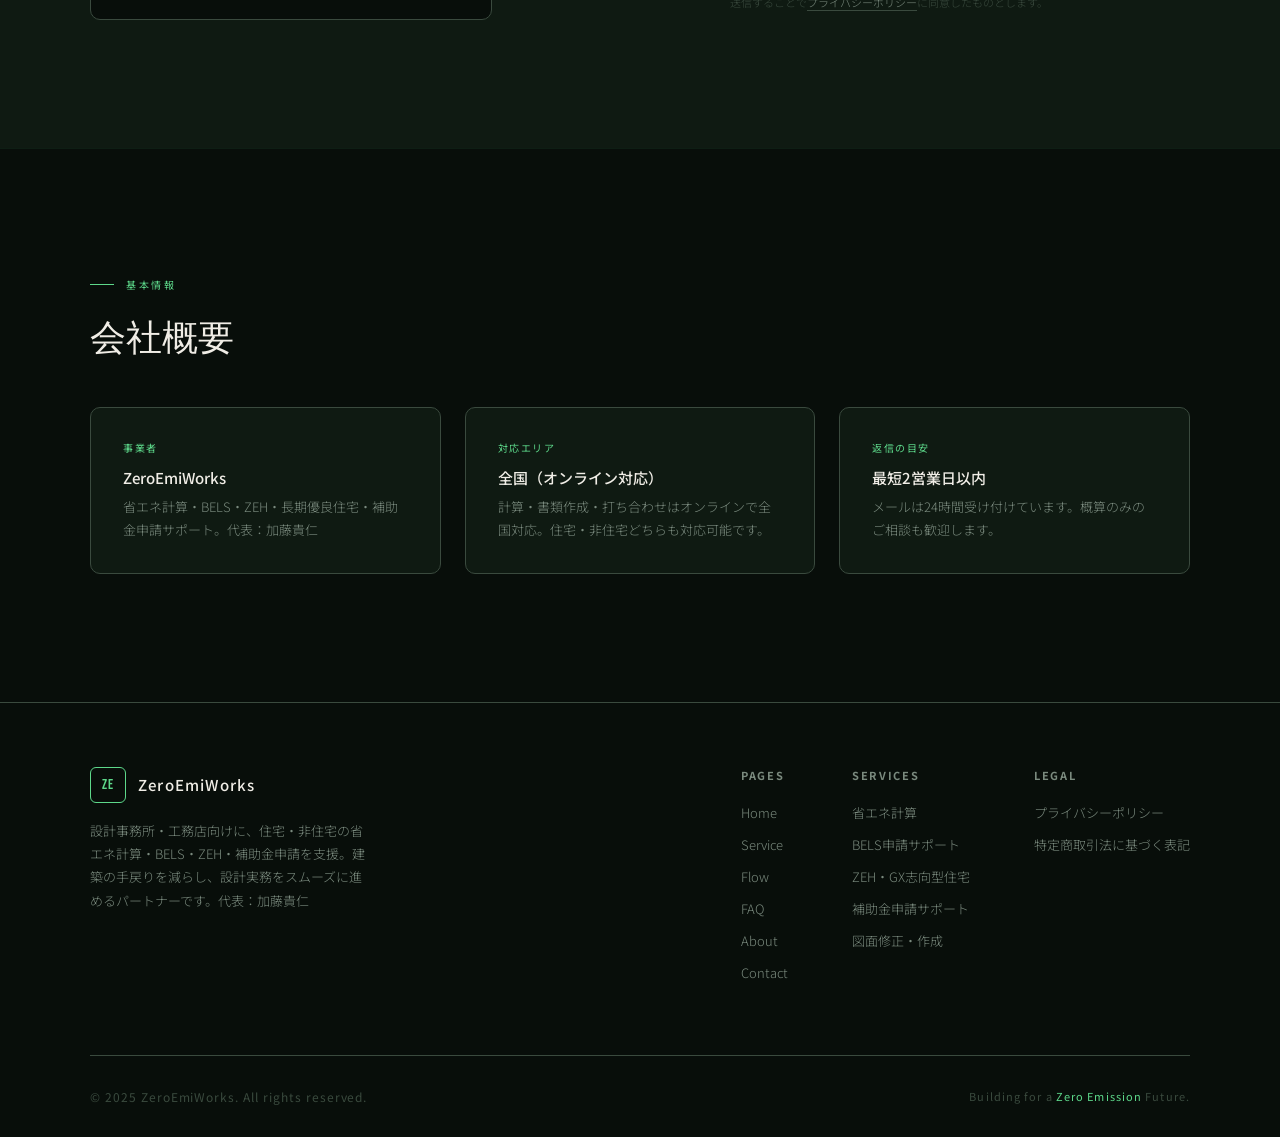
<file: contact.html>
<!DOCTYPE html>
<html lang="ja">
<head>
  <meta charset="UTF-8">
  <meta name="viewport" content="width=device-width, initial-scale=1.0">
  <title>お問い合わせ・無料相談｜省エネ計算・BELS・ZEH・補助金 — ZeroEmiWorks</title>
  <meta name="description" content="ZeroEmiWorksへの無料相談・お問い合わせ。省エネ計算・BELS・ZEH・長期優良住宅・補助金申請サポートについて、図面がない段階でもご相談いただけます。最短2営業日以内に返信します。">
  <meta property="og:title" content="お問い合わせ・無料相談 — ZeroEmiWorks">
  <meta property="og:description" content="省エネ計算・BELS・ZEH・長期優良住宅・補助金申請についてご相談ください。図面がない段階でも対応します。">
  <meta property="og:type" content="website">
  <meta property="og:url" content="https://zeroemiworks.com/contact.html">
  <meta property="og:image" content="https://zeroemiworks.com/ogp.png">
  <meta name="twitter:card" content="summary_large_image">
  <link rel="icon" href="favicon.ico">
  <link rel="preconnect" href="https://fonts.googleapis.com">
  <link rel="preconnect" href="https://fonts.gstatic.com" crossorigin>
  <link href="https://fonts.googleapis.com/css2?family=Noto+Sans+JP:wght@300;400;500;700&family=DM+Serif+Display:ital@0;1&family=Bebas+Neue&display=swap" rel="stylesheet">
  <link rel="stylesheet" href="style.css">
  <style>
    .contact-badge-item { display: flex; align-items: center; gap: 6px; font-size: 12px; color: var(--c-sage); letter-spacing: 0.04em; white-space: nowrap; }
    @media (max-width: 768px) { .contact-badge-item { font-size: 11px; } }
  </style>
</head>
<body>

<div class="cursor" id="cursor"></div>
<div class="cursor-ring" id="cursorRing"></div>

<nav id="nav">
  <a href="index.html" class="nav-logo"><div class="logo-mark">ZE</div><span class="logo-text">ZeroEmiWorks</span></a>
  <ul class="nav-links">
    <li><a href="index.html">Home</a></li>
    <li><a href="service.html">Service</a></li>
    <li><a href="flow.html">Flow</a></li>
    <li><a href="faq.html">FAQ</a></li>
    <li><a href="about.html">About</a></li>
    <li><a href="contact.html" class="nav-cta">まず相談する</a></li>
  </ul>
  <button class="nav-hamburger" id="navHamburger" aria-label="メニューを開く"><span></span><span></span><span></span></button>
</nav>
<div class="nav-mobile-menu" id="navMobileMenu">
  <a href="index.html">Home</a><a href="service.html">Service</a><a href="flow.html">Flow</a><a href="faq.html">FAQ</a><a href="about.html">About</a><a href="contact.html" class="nav-cta">まず相談する</a>
</div>

<section class="page-hero" style="min-height:55vh;">
  <div class="page-hero-bg"></div>
  <div class="page-hero-grid"></div>
  <div class="page-hero-num">C</div>
  <div class="breadcrumb"><a href="index.html">Home</a><span class="sep">/</span><span>Contact</span></div>
  <div class="page-hero-label">Contact</div>
  <h1>まず、<em>状況を</em><br>聞かせてください。</h1>
  <p class="page-hero-sub">図面がない段階でも、概算確認だけでも大丈夫です。省エネ計算・BELS・ZEH・長期優良住宅・補助金申請サポートについて、設計段階からご相談いただけます。最短2営業日以内にご返信します。</p>
</section>

<!-- バッジ帯 -->
<div style="background:rgba(93,216,138,0.06);border-top:1px solid rgba(93,216,138,0.12);border-bottom:1px solid rgba(93,216,138,0.12);padding:1.25rem 3rem;">
  <div style="max-width:1100px;margin:0 auto;display:flex;flex-wrap:wrap;gap:1rem 2.5rem;align-items:center;">
    <div class="contact-badge-item"><svg width="14" height="14" viewBox="0 0 14 14" fill="none"><circle cx="7" cy="7" r="6" stroke="#5dd88a" stroke-width="1.2"/><path d="M4.5 7l2 2 3-3" stroke="#5dd88a" stroke-width="1.2" stroke-linecap="round" stroke-linejoin="round"/></svg><span>図面がなくても相談可</span></div>
    <div class="contact-badge-item"><svg width="14" height="14" viewBox="0 0 14 14" fill="none"><circle cx="7" cy="7" r="6" stroke="#5dd88a" stroke-width="1.2"/><path d="M4.5 7l2 2 3-3" stroke="#5dd88a" stroke-width="1.2" stroke-linecap="round" stroke-linejoin="round"/></svg><span>概算相談歓迎</span></div>
    <div class="contact-badge-item"><svg width="14" height="14" viewBox="0 0 14 14" fill="none"><circle cx="7" cy="7" r="6" stroke="#5dd88a" stroke-width="1.2"/><path d="M4.5 7l2 2 3-3" stroke="#5dd88a" stroke-width="1.2" stroke-linecap="round" stroke-linejoin="round"/></svg><span>最短2営業日以内に返信</span></div>
    <div class="contact-badge-item"><svg width="14" height="14" viewBox="0 0 14 14" fill="none"><circle cx="7" cy="7" r="6" stroke="#5dd88a" stroke-width="1.2"/><path d="M4.5 7l2 2 3-3" stroke="#5dd88a" stroke-width="1.2" stroke-linecap="round" stroke-linejoin="round"/></svg><span>設計段階から相談可</span></div>
    <div class="contact-badge-item"><svg width="14" height="14" viewBox="0 0 14 14" fill="none"><circle cx="7" cy="7" r="6" stroke="#5dd88a" stroke-width="1.2"/><path d="M4.5 7l2 2 3-3" stroke="#5dd88a" stroke-width="1.2" stroke-linecap="round" stroke-linejoin="round"/></svg><span>住宅・非住宅どちらも可</span></div>
    <div class="contact-badge-item"><svg width="14" height="14" viewBox="0 0 14 14" fill="none"><circle cx="7" cy="7" r="6" stroke="#5dd88a" stroke-width="1.2"/><path d="M4.5 7l2 2 3-3" stroke="#5dd88a" stroke-width="1.2" stroke-linecap="round" stroke-linejoin="round"/></svg><span>相談・見積もり無料</span></div>
  </div>
</div>

<section class="section" style="background:var(--c-surface);border-top:1px solid rgba(93,216,138,0.08);">
  <div class="section-inner">
    <div class="contact-layout">

      <!-- 左カラム -->
      <div class="contact-info-col reveal">
        <div class="section-eyebrow">ご連絡先</div>
        <h2>どんな段階でも、<br><em>相談できます。</em></h2>
        <p>「何が必要かまだわからない」「設計が始まったばかり」という段階でも対応します。現在の状況をお聞かせいただければ、必要な対応を一緒に整理します。</p>
        <div class="contact-methods">
          <a href="mailto:info@linegia.com" class="method-card">
            <div class="method-icon">
              <svg width="18" height="18" viewBox="0 0 18 18" fill="none"><rect x="2" y="4" width="14" height="10" rx="1.5" stroke="#5dd88a" stroke-width="1.2"/><path d="M2 6l7 5 7-5" stroke="#5dd88a" stroke-width="1.2" stroke-linecap="round"/></svg>
            </div>
            <div>
              <div class="method-label">メール（いつでも）</div>
              <div class="method-value">info@linegia.com</div>
            </div>
          </a>
        </div>
        <div class="contact-promise">
          <div class="promise-title">ZeroEmiWorks からのお約束</div>
          <ul class="promise-list">
            <li>相談・見積もりは無料です</li>
            <li>最短2営業日以内にご返信します</li>
            <li>図面・資料が未整備でも対応します</li>
            <li>対応できない内容は明確にお伝えします</li>
            <li>NDA（秘密保持契約）の締結に対応します</li>
            <li>営業目的のメール送信はしません</li>
          </ul>
        </div>
        <div style="margin-top:2rem;padding:1.5rem;background:var(--c-bg);border:1px solid var(--c-dim);border-radius:10px;">
          <div style="font-size:10px;letter-spacing:.15em;color:var(--c-accent);text-transform:uppercase;margin-bottom:1rem;">対応している主な相談内容</div>
          <div style="display:flex;flex-direction:column;gap:.4rem;">
            <div class="credential">住宅・非住宅の省エネ計算</div>
            <div class="credential">省エネ適合判定用計算書の作成</div>
            <div class="credential">BELS申請に必要な計算・書類整理</div>
            <div class="credential">ZEH・GX志向型住宅の申請サポート</div>
            <div class="credential">長期優良住宅関連書類の整理</div>
            <div class="credential">補助金申請資料の作成</div>
            <div class="credential">図面修正・作成</div>
          </div>
        </div>
      </div>

      <!-- 右カラム: フォーム -->
      <div class="reveal reveal-delay-1">
        <div class="form-header">
          <h3>無料相談フォーム</h3>
          <p>送信後、最短2営業日以内にご連絡します。「まだよくわからない」という段階でもお送りください。</p>
        </div>

        <form
          name="contact"
          method="POST"
          action="/thanks.html"
          data-netlify="true"
          netlify-honeypot="bot-field"
        >
          <input type="hidden" name="form-name" value="contact">
          <div style="display:none;">
            <label>このフィールドは空欄のままにしてください: <input name="bot-field"></label>
          </div>

          <div class="form-row">
            <div class="form-group">
              <label for="fname">お名前<span class="req">*</span></label>
              <input type="text" id="fname" name="name" placeholder="山田 太郎" required>
            </div>
            <div class="form-group">
              <label for="fcompany">会社名・事務所名</label>
              <input type="text" id="fcompany" name="company" placeholder="株式会社○○設計">
            </div>
          </div>

          <div class="form-row">
            <div class="form-group">
              <label for="femail">メールアドレス<span class="req">*</span></label>
              <input type="email" id="femail" name="email" placeholder="info@example.com" required>
            </div>
            <div class="form-group">
              <label for="ftel">電話番号</label>
              <input type="tel" id="ftel" name="tel" placeholder="03-0000-0000">
            </div>
          </div>

          <div class="form-group">
            <label for="fcategory">ご相談の内容<span class="req">*</span></label>
            <select id="fcategory" name="category" required>
              <option value="" disabled selected>選択してください</option>
              <option value="calc_house">住宅の省エネ計算</option>
              <option value="calc_nonhouse">非住宅の省エネ計算</option>
              <option value="tekihan">省エネ適判の相談</option>
              <option value="bels">BELSの相談</option>
              <option value="zeh">ZEH関連の相談</option>
              <option value="chouki">長期優良住宅関連の相談</option>
              <option value="subsidy">補助金申請資料作成の相談</option>
              <option value="drawing">図面修正の相談</option>
              <option value="other">その他相談</option>
            </select>
          </div>

          <div class="form-group">
            <label for="fbuildtype">建物の種別（任意）</label>
            <select id="fbuildtype" name="building_type">
              <option value="" disabled selected>選択してください（任意）</option>
              <option value="house">戸建住宅</option>
              <option value="apartment">集合住宅</option>
              <option value="office">事務所・オフィスビル</option>
              <option value="factory">工場・物流施設</option>
              <option value="retail">商業施設・店舗</option>
              <option value="hospital">医療・福祉施設</option>
              <option value="school">教育施設</option>
              <option value="hotel">宿泊施設</option>
              <option value="other">その他・未定</option>
            </select>
          </div>

          <div class="form-group">
            <label>プロジェクトの時期感</label>
            <div class="radio-group">
              <label class="radio-option"><input type="radio" name="timing" value="urgent"><span>急いでいる（1ヶ月以内）</span></label>
              <label class="radio-option"><input type="radio" name="timing" value="soon"><span>近いうち（3ヶ月以内）</span></label>
              <label class="radio-option"><input type="radio" name="timing" value="plan"><span>検討・計画段階</span></label>
              <label class="radio-option"><input type="radio" name="timing" value="info"><span>情報収集中</span></label>
            </div>
          </div>

          <div class="form-group">
            <label for="fmessage">ご相談内容・プロジェクト概要</label>
            <textarea id="fmessage" name="message" placeholder="建物の用途・規模・現在の設計段階など、わかる範囲でお書きください。「図面がまだない」「何が必要かわからない」という段階でも大丈夫です。"></textarea>
          </div>

          <p class="form-note">※ いただいた情報は、ご相談への対応目的のみに使用します。第三者への提供・営業目的での使用はしません。<a href="privacy.html" style="color:var(--c-muted);border-bottom:1px solid var(--c-dim);">プライバシーポリシー</a>をご確認ください。</p>

          <button class="btn-submit" type="submit">
            <span>送信する</span>
            <svg width="18" height="18" viewBox="0 0 18 18" fill="none"><path d="M3 9h12M11 5l4 4-4 4" stroke="currentColor" stroke-width="1.5" stroke-linecap="round" stroke-linejoin="round"/></svg>
          </button>
          <p class="form-privacy">送信することで<a href="privacy.html">プライバシーポリシー</a>に同意したものとします。</p>
        </form>
      </div>

    </div>
  </div>
</section>

<!-- 会社情報 -->
<section class="section" style="background:var(--c-bg);border-top:1px solid rgba(93,216,138,0.08);">
  <div class="section-inner">
    <div class="section-eyebrow reveal">基本情報</div>
    <h2 class="reveal" style="font-family:var(--font-serif);font-size:clamp(26px,3vw,36px);font-weight:300;line-height:1.2;margin-bottom:3rem;">会社概要</h2>
    <div class="access-grid">
      <div class="access-card reveal">
        <div class="access-label">事業者</div>
        <h3>ZeroEmiWorks</h3>
        <p>省エネ計算・BELS・ZEH・長期優良住宅・補助金申請サポート。代表：加藤貴仁</p>
      </div>
      <div class="access-card reveal reveal-delay-1">
        <div class="access-label">対応エリア</div>
        <h3>全国（オンライン対応）</h3>
        <p>計算・書類作成・打ち合わせはオンラインで全国対応。住宅・非住宅どちらも対応可能です。</p>
      </div>
      <div class="access-card reveal reveal-delay-2">
        <div class="access-label">返信の目安</div>
        <h3>最短2営業日以内</h3>
        <p>メールは24時間受け付けています。概算のみのご相談も歓迎します。</p>
      </div>
    </div>
  </div>
</section>

<footer>
  <div class="footer-inner">
    <div class="footer-top">
      <div class="footer-brand">
        <a href="index.html" class="nav-logo"><div class="logo-mark">ZE</div><span class="logo-text">ZeroEmiWorks</span></a>
        <p>設計事務所・工務店向けに、住宅・非住宅の省エネ計算・BELS・ZEH・補助金申請を支援。建築の手戻りを減らし、設計実務をスムーズに進めるパートナーです。代表：加藤貴仁</p>
      </div>
      <div class="footer-links-grid">
        <div class="footer-col"><h4>Pages</h4><ul><li><a href="index.html">Home</a></li><li><a href="service.html">Service</a></li><li><a href="flow.html">Flow</a></li><li><a href="faq.html">FAQ</a></li><li><a href="about.html">About</a></li><li><a href="contact.html">Contact</a></li></ul></div>
        <div class="footer-col"><h4>Services</h4><ul><li><a href="service.html">省エネ計算</a></li><li><a href="service.html">BELS申請サポート</a></li><li><a href="service.html">ZEH・GX志向型住宅</a></li><li><a href="service.html">補助金申請サポート</a></li><li><a href="service.html">図面修正・作成</a></li></ul></div>
        <div class="footer-col"><h4>Legal</h4><ul><li><a href="privacy.html">プライバシーポリシー</a></li><li><a href="law.html">特定商取引法に基づく表記</a></li></ul></div>
      </div>
    </div>
    <div class="footer-bottom">
      <span class="footer-copy">© 2025 ZeroEmiWorks. All rights reserved.</span>
      <span class="footer-accent">Building for a <span>Zero Emission</span> Future.</span>
    </div>
  </div>
</footer>
<script src="script.js"></script>
</body>
</html>
</file>
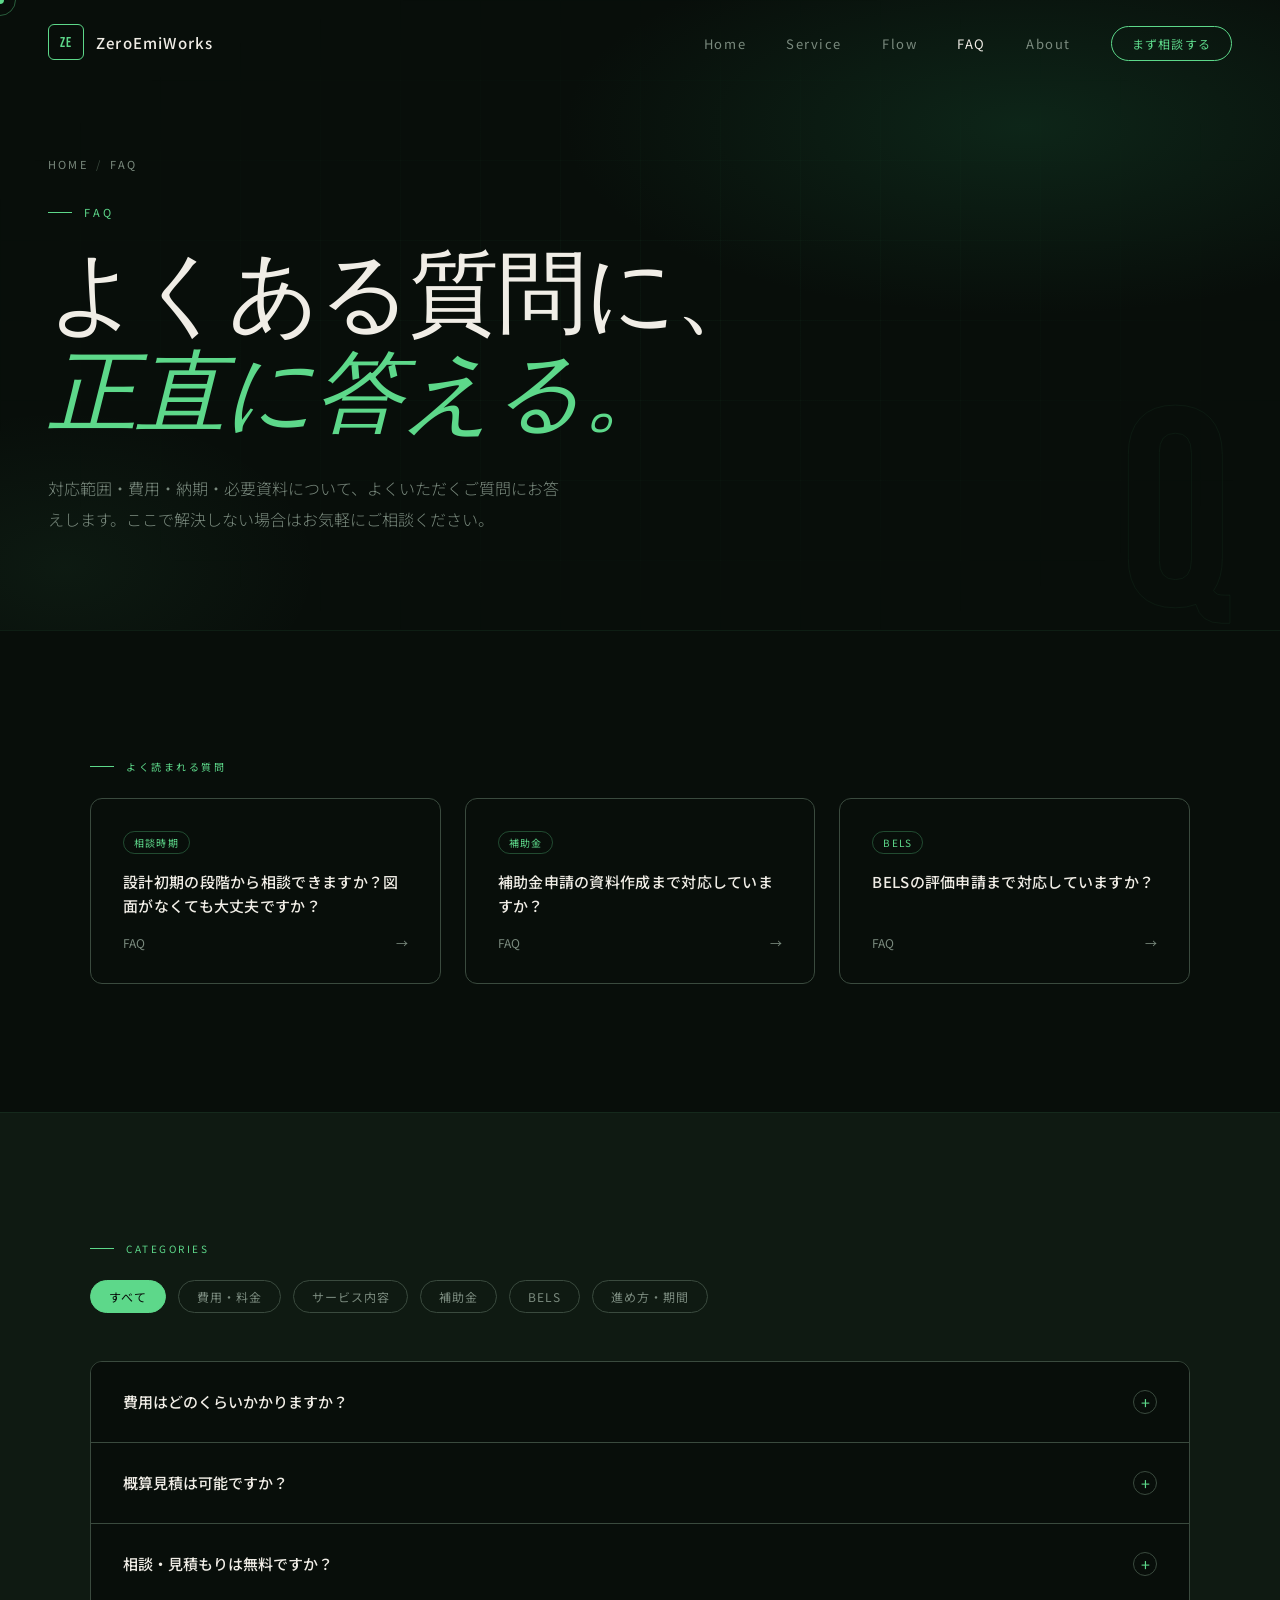
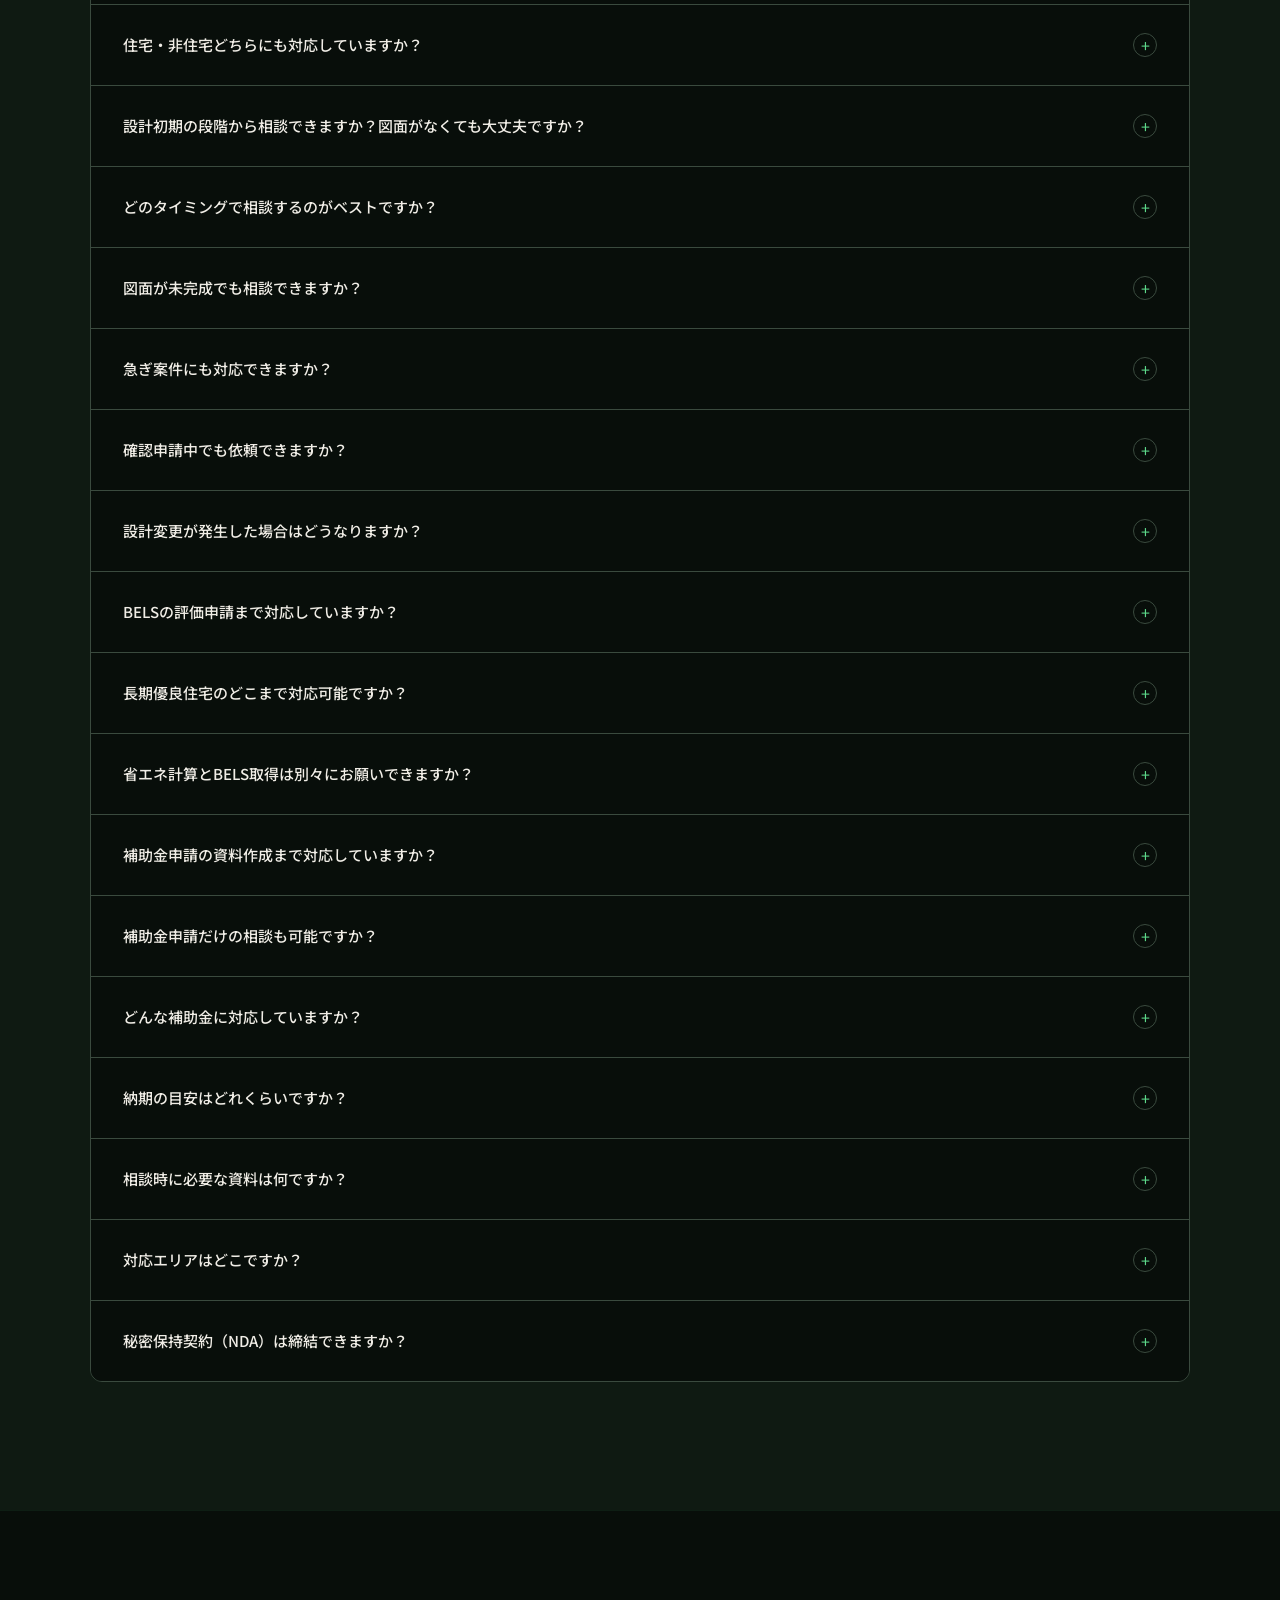
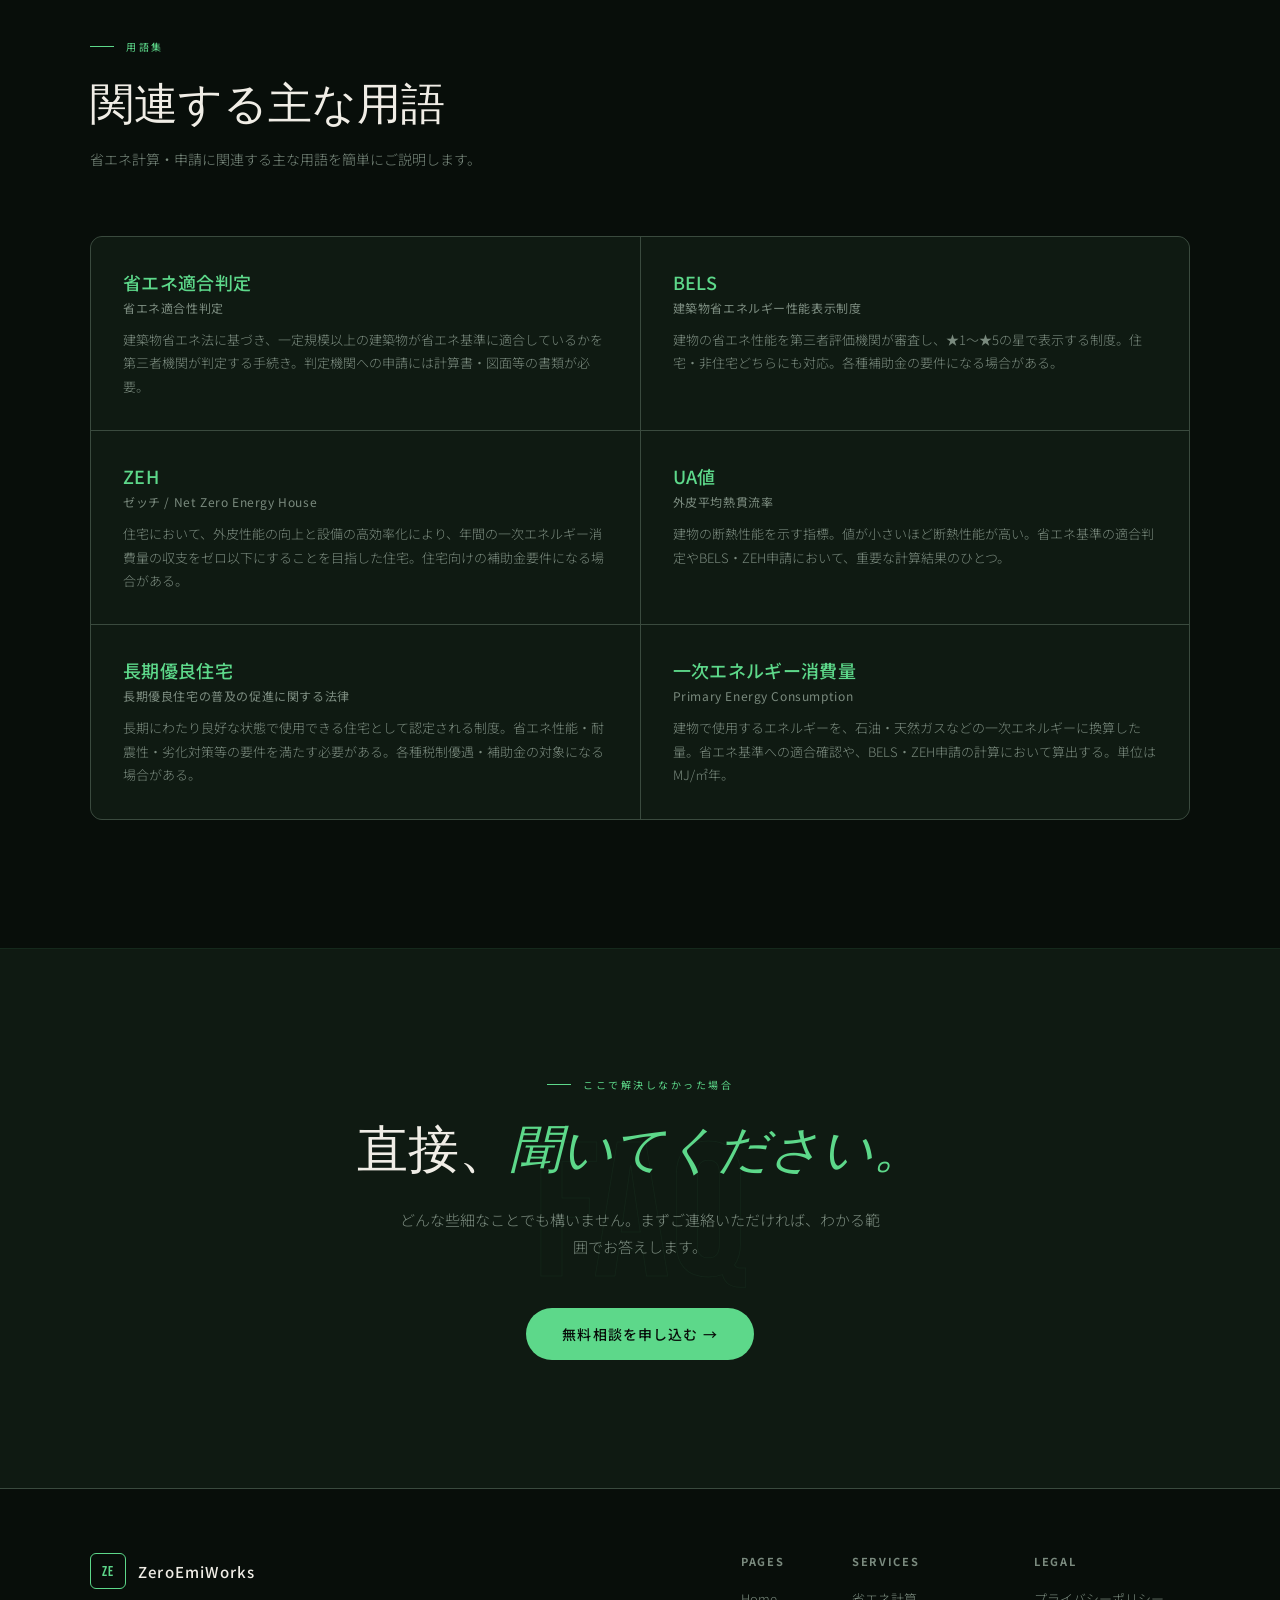
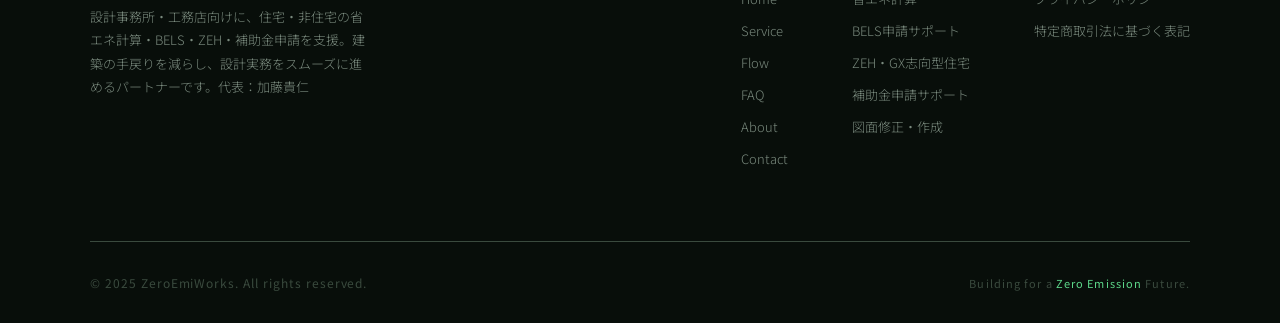
<file: faq.html>
<!DOCTYPE html>
<html lang="ja">
<head>
  <meta charset="UTF-8">
  <meta name="viewport" content="width=device-width, initial-scale=1.0">
  <title>よくある質問（FAQ）｜省エネ計算・BELS・ZEH・長期優良住宅・補助金申請 — ZeroEmiWorks</title>
  <meta name="description" content="ZeroEmiWorksへのよくある質問。住宅・非住宅の省エネ計算、BELS、ZEH、長期優良住宅、補助金申請の対応範囲・費用・納期・必要資料についてお答えします。">
  <meta property="og:title" content="よくある質問（FAQ） — ZeroEmiWorks">
  <meta property="og:description" content="省エネ計算・BELS・ZEH・長期優良住宅・補助金申請の対応範囲・費用・納期についてのよくある質問。">
  <meta property="og:type" content="website">
  <meta property="og:url" content="https://zeroemiworks.com/faq.html">
  <meta property="og:image" content="https://zeroemiworks.com/ogp.png">
  <meta name="twitter:card" content="summary_large_image">
  <link rel="icon" href="favicon.ico">
  <link rel="preconnect" href="https://fonts.googleapis.com">
  <link rel="preconnect" href="https://fonts.gstatic.com" crossorigin>
  <link href="https://fonts.googleapis.com/css2?family=Noto+Sans+JP:wght@300;400;500;700&family=DM+Serif+Display:ital@0;1&family=Bebas+Neue&display=swap" rel="stylesheet">
  <link rel="stylesheet" href="style.css">
</head>
<body>

<div class="cursor" id="cursor"></div>
<div class="cursor-ring" id="cursorRing"></div>

<nav id="nav">
  <a href="index.html" class="nav-logo"><div class="logo-mark">ZE</div><span class="logo-text">ZeroEmiWorks</span></a>
  <ul class="nav-links">
    <li><a href="index.html">Home</a></li>
    <li><a href="service.html">Service</a></li>
    <li><a href="flow.html">Flow</a></li>
    <li><a href="faq.html">FAQ</a></li>
    <li><a href="about.html">About</a></li>
    <li><a href="contact.html" class="nav-cta">まず相談する</a></li>
  </ul>
  <button class="nav-hamburger" id="navHamburger" aria-label="メニューを開く"><span></span><span></span><span></span></button>
</nav>
<div class="nav-mobile-menu" id="navMobileMenu">
  <a href="index.html">Home</a><a href="service.html">Service</a><a href="flow.html">Flow</a><a href="faq.html">FAQ</a><a href="about.html">About</a><a href="contact.html" class="nav-cta">まず相談する</a>
</div>

<section class="page-hero">
  <div class="page-hero-bg"></div>
  <div class="page-hero-grid"></div>
  <div class="page-hero-num">Q</div>
  <div class="breadcrumb"><a href="index.html">Home</a><span class="sep">/</span><span>FAQ</span></div>
  <div class="page-hero-label">FAQ</div>
  <h1>よくある質問に、<br><em>正直に答える。</em></h1>
  <p class="page-hero-sub">対応範囲・費用・納期・必要資料について、よくいただくご質問にお答えします。ここで解決しない場合はお気軽にご相談ください。</p>
</section>

<!-- FAQカード（ブログリンク仕様） -->
<section class="section" style="background:var(--c-bg);border-top:1px solid rgba(93,216,138,0.08);">
  <div class="section-inner">
    <div class="section-eyebrow reveal">よく読まれる質問</div>
    <div class="articles-grid" style="margin-top:1rem;">
      <a href="faq.html#timing" class="article-card reveal">
        <span class="article-tag">相談時期</span>
        <div class="article-title">設計初期の段階から相談できますか？図面がなくても大丈夫ですか？</div>
        <div class="article-meta"><span>FAQ</span><span>→</span></div>
      </a>
      <a href="faq.html#subsidy-doc" class="article-card reveal reveal-delay-1">
        <span class="article-tag">補助金</span>
        <div class="article-title">補助金申請の資料作成まで対応していますか？</div>
        <div class="article-meta"><span>FAQ</span><span>→</span></div>
      </a>
      <a href="faq.html#bels-apply" class="article-card reveal reveal-delay-2">
        <span class="article-tag">BELS</span>
        <div class="article-title">BELSの評価申請まで対応していますか？</div>
        <div class="article-meta"><span>FAQ</span><span>→</span></div>
      </a>
    </div>
  </div>
</section>

<section class="section" style="background:var(--c-surface);border-top:1px solid rgba(93,216,138,0.08);">
  <div class="section-inner">
    <!-- Categories（英語表記） -->
    <div class="section-eyebrow reveal">Categories</div>
    <div class="faq-categories reveal">
      <button class="faq-cat-btn active" data-cat="all">すべて</button>
      <button class="faq-cat-btn" data-cat="cost">費用・料金</button>
      <button class="faq-cat-btn" data-cat="service">サービス内容</button>
      <button class="faq-cat-btn" data-cat="subsidy">補助金</button>
      <button class="faq-cat-btn" data-cat="bels">BELS</button>
      <button class="faq-cat-btn" data-cat="flow">進め方・期間</button>
    </div>

    <div class="faq-list reveal">

      <!-- 費用・料金 -->
      <div class="faq-item" data-cat="cost">
        <div class="faq-q"><span>費用はどのくらいかかりますか？</span><div class="faq-icon">+</div></div>
        <div class="faq-a"><div class="faq-a-inner">建物の用途・規模・計算ルート・対応内容によって変わります。まず現状をお聞きしたうえで、お見積もりをご提示します。お見積もりは無料ですので、お気軽にご相談ください。</div></div>
      </div>

      <div class="faq-item" data-cat="cost">
        <div class="faq-q"><span>概算見積は可能ですか？</span><div class="faq-icon">+</div></div>
        <div class="faq-a"><div class="faq-a-inner">はい、可能です。図面が整っていない段階でも、建物の用途・規模・対応内容の概要をお聞きすることで、おおよその費用感をお伝えできます。まずはご連絡ください。</div></div>
      </div>

      <div class="faq-item" data-cat="cost">
        <div class="faq-q"><span>相談・見積もりは無料ですか？</span><div class="faq-icon">+</div></div>
        <div class="faq-a"><div class="faq-a-inner">はい、相談・お見積もりは無料です。図面や仕様書をお送りいただければ、必要な計算・手続きと費用の目安をご案内します。資料が整っていない段階でも受け付けています。</div></div>
      </div>

      <!-- サービス内容 -->
      <div id="scope" class="faq-item" data-cat="service">
        <div class="faq-q"><span>住宅・非住宅どちらにも対応していますか？</span><div class="faq-icon">+</div></div>
        <div class="faq-a"><div class="faq-a-inner">はい、どちらにも対応しています。戸建住宅・集合住宅から、事務所・店舗・工場・学校・医療施設など非住宅建築物まで、幅広くご相談いただけます。用途や規模によって計算ルートや必要書類が変わりますので、まず現状をお聞かせください。</div></div>
      </div>

      <div id="timing" class="faq-item" data-cat="service">
        <div class="faq-q"><span>設計初期の段階から相談できますか？図面がなくても大丈夫ですか？</span><div class="faq-icon">+</div></div>
        <div class="faq-a"><div class="faq-a-inner">はい、どちらも対応できます。設計初期段階からのご相談を歓迎しています。図面が整っていない段階でも、建物概要をお聞きすることで、必要な対応や概算の目安をご案内できます。設計が進んでからより、早い段階でご相談いただいた方が手戻りを減らせる場合が多いです。</div></div>
      </div>

      <div class="faq-item" data-cat="service">
        <div class="faq-q"><span>どのタイミングで相談するのがベストですか？</span><div class="faq-icon">+</div></div>
        <div class="faq-a"><div class="faq-a-inner">基本設計〜実施設計の段階が最もスムーズに進みやすいです。省エネ計算の結果によっては仕様の見直しが必要になる場合もあるため、設計が固まる前にご相談いただくと、修正コストを抑えられます。確認申請中・着工後でも対応できる場合がありますので、まずご相談ください。</div></div>
      </div>

      <div class="faq-item" data-cat="service">
        <div class="faq-q"><span>図面が未完成でも相談できますか？</span><div class="faq-icon">+</div></div>
        <div class="faq-a"><div class="faq-a-inner">はい、相談可能です。図面がない段階では概算でのご案内になりますが、「どんな計算が必要になるか」「いつ頃から動けばよいか」を一緒に整理することができます。平面図・立面図・断面図など、ある程度の図面があれば計算を進めることができます。</div></div>
      </div>

      <div class="faq-item" data-cat="service">
        <div class="faq-q"><span>急ぎ案件にも対応できますか？</span><div class="faq-icon">+</div></div>
        <div class="faq-a"><div class="faq-a-inner">スケジュールによります。まず希望の納期をお知らせください。通常対応が難しい場合も、対応可能かどうかを正直にお伝えします。スケジュールに制約がある場合は、最初にお知らせいただくとスムーズです。</div></div>
      </div>

      <div class="faq-item" data-cat="service">
        <div class="faq-q"><span>確認申請中でも依頼できますか？</span><div class="faq-icon">+</div></div>
        <div class="faq-a"><div class="faq-a-inner">はい、対応できる場合があります。確認申請中の案件では、省エネ計算書の追加・修正や補助金申請資料の作成などが主な依頼内容になります。現在の状況をお聞かせいただければ、対応可能かどうかをお答えします。</div></div>
      </div>

      <div class="faq-item" data-cat="service">
        <div class="faq-q"><span>設計変更が発生した場合はどうなりますか？</span><div class="faq-icon">+</div></div>
        <div class="faq-a"><div class="faq-a-inner">軽微な変更（設備機器の変更・仕様の微調整など）は基本料金内で対応することが多いですが、大幅な変更が生じた場合は別途お見積もりをご提示します。変更が生じそうな場合は、早めにご連絡ください。</div></div>
      </div>

      <!-- BELS -->
      <div id="bels-apply" class="faq-item" data-cat="bels">
        <div class="faq-q"><span>BELSの評価申請まで対応していますか？</span><div class="faq-icon">+</div></div>
        <div class="faq-a"><div class="faq-a-inner">BELS申請に必要な省エネ計算書・書類の作成をサポートしています。評価機関への申請書類の整理・確認もお手伝いします。評価機関とのやりとりについては、状況に応じてご支援します。申請手続きの最終的な責任は申請者（お客様）になります。</div></div>
      </div>

      <div class="faq-item" data-cat="bels">
        <div class="faq-q"><span>長期優良住宅のどこまで対応可能ですか？</span><div class="faq-icon">+</div></div>
        <div class="faq-a"><div class="faq-a-inner">長期優良住宅認定申請に必要な省エネ計算書・関連書類の作成に対応しています。申請書類全体の整理サポートも可能です。認定申請の手続き全体については、内容に応じて対応範囲をご確認のうえ進めます。</div></div>
      </div>

      <div class="faq-item" data-cat="bels">
        <div class="faq-q"><span>省エネ計算とBELS取得は別々にお願いできますか？</span><div class="faq-icon">+</div></div>
        <div class="faq-a"><div class="faq-a-inner">はい、省エネ計算のみ・BELS申請書類作成のみ、それぞれ単独でご依頼いただけます。ただし、BELSの取得には省エネ計算が必要になりますので、セットでご依頼いただいた方が効率的かつ費用を抑えられます。</div></div>
      </div>

      <!-- 補助金 -->
      <div id="subsidy-doc" class="faq-item" data-cat="subsidy">
        <div class="faq-q"><span>補助金申請の資料作成まで対応していますか？</span><div class="faq-icon">+</div></div>
        <div class="faq-a"><div class="faq-a-inner">はい、補助金申請に必要な計算書・申請資料の作成はサポートしています。ただし、補助金の採択は審査機関が判断するものであり、採択を保証することはできません。申請先や手続きの最終的な責任は申請者（お客様）になります。対応できる範囲については、まずご相談のうえで確認します。</div></div>
      </div>

      <div class="faq-item" data-cat="subsidy">
        <div class="faq-q"><span>補助金申請だけの相談も可能ですか？</span><div class="faq-icon">+</div></div>
        <div class="faq-a"><div class="faq-a-inner">はい、補助金申請に関するご相談のみでも受け付けています。ただし、補助金申請には省エネ計算書等の技術書類が必要な場合がほとんどです。既存の書類がある場合はそれを活用し、不足している場合は合わせてご対応します。</div></div>
      </div>

      <div class="faq-item" data-cat="subsidy">
        <div class="faq-q"><span>どんな補助金に対応していますか？</span><div class="faq-icon">+</div></div>
        <div class="faq-a"><div class="faq-a-inner">省エネ・ZEH関連の補助金を中心に対応しています。補助金の種類・要件は毎年変わるため、最新の状況はご相談時にご確認ください。プロジェクトの内容に合わせて、活用できる可能性のある補助金をご案内します。</div></div>
      </div>

      <!-- 進め方・期間 -->
      <div class="faq-item" data-cat="flow">
        <div class="faq-q"><span>納期の目安はどれくらいですか？</span><div class="faq-icon">+</div></div>
        <div class="faq-a"><div class="faq-a-inner">内容・規模・資料の揃い具合によって変わります。省エネ計算書のみであれば1〜2週間程度が目安ですが、申請書類の作成や図面修正が伴う場合はその分の期間が加わります。スケジュールに制約がある場合は、最初にお知らせください。</div></div>
      </div>

      <div class="faq-item" data-cat="flow">
        <div class="faq-q"><span>相談時に必要な資料は何ですか？</span><div class="faq-icon">+</div></div>
        <div class="faq-a"><div class="faq-a-inner">最初のご相談では、建物の概要（用途・規模・構造・立地）と何の計算・申請が必要かをお聞きできれば十分です。図面や仕様書があれば、より具体的なご案内ができます。資料が整っていない段階でも相談を受け付けています。</div></div>
      </div>

      <div class="faq-item" data-cat="flow">
        <div class="faq-q"><span>対応エリアはどこですか？</span><div class="faq-icon">+</div></div>
        <div class="faq-a"><div class="faq-a-inner">計算・書類作成業務はオンラインで全国対応しています。打ち合わせはリモートが基本です。現地確認が必要な場合は別途ご相談ください。</div></div>
      </div>

      <div class="faq-item" data-cat="flow">
        <div class="faq-q"><span>秘密保持契約（NDA）は締結できますか？</span><div class="faq-icon">+</div></div>
        <div class="faq-a"><div class="faq-a-inner">はい、NDA（秘密保持契約）の締結に対応しています。プロジェクト開始前にNDAをご希望の場合はお申し付けください。設計図面・仕様書などの機密情報は適切に管理します。</div></div>
      </div>

    </div>
  </div>
</section>

<!-- 用語集 -->
<section class="section" style="background:var(--c-bg);border-top:1px solid rgba(93,216,138,0.08);">
  <div class="section-inner">
    <div class="section-eyebrow reveal">用語集</div>
    <h2 class="reveal" style="font-family:var(--font-serif);font-size:clamp(30px,4vw,44px);font-weight:300;line-height:1.2;margin-bottom:1rem;">関連する主な用語</h2>
    <p class="reveal" style="font-size:14px;color:var(--c-muted);font-weight:300;line-height:1.8;margin-bottom:4rem;max-width:500px;">省エネ計算・申請に関連する主な用語を簡単にご説明します。</p>
    <div class="glossary-grid reveal">
      <div class="glossary-item">
        <div class="glossary-term">省エネ適合判定</div>
        <div class="glossary-term-jp">省エネ適合性判定</div>
        <div class="glossary-def">建築物省エネ法に基づき、一定規模以上の建築物が省エネ基準に適合しているかを第三者機関が判定する手続き。判定機関への申請には計算書・図面等の書類が必要。</div>
      </div>
      <div class="glossary-item">
        <div class="glossary-term">BELS</div>
        <div class="glossary-term-jp">建築物省エネルギー性能表示制度</div>
        <div class="glossary-def">建物の省エネ性能を第三者評価機関が審査し、★1〜★5の星で表示する制度。住宅・非住宅どちらにも対応。各種補助金の要件になる場合がある。</div>
      </div>
      <div class="glossary-item">
        <div class="glossary-term">ZEH</div>
        <div class="glossary-term-jp">ゼッチ / Net Zero Energy House</div>
        <div class="glossary-def">住宅において、外皮性能の向上と設備の高効率化により、年間の一次エネルギー消費量の収支をゼロ以下にすることを目指した住宅。住宅向けの補助金要件になる場合がある。</div>
      </div>
      <div class="glossary-item">
        <div class="glossary-term">UA値</div>
        <div class="glossary-term-jp">外皮平均熱貫流率</div>
        <div class="glossary-def">建物の断熱性能を示す指標。値が小さいほど断熱性能が高い。省エネ基準の適合判定やBELS・ZEH申請において、重要な計算結果のひとつ。</div>
      </div>
      <div class="glossary-item">
        <div class="glossary-term">長期優良住宅</div>
        <div class="glossary-term-jp">長期優良住宅の普及の促進に関する法律</div>
        <div class="glossary-def">長期にわたり良好な状態で使用できる住宅として認定される制度。省エネ性能・耐震性・劣化対策等の要件を満たす必要がある。各種税制優遇・補助金の対象になる場合がある。</div>
      </div>
      <div class="glossary-item">
        <div class="glossary-term">一次エネルギー消費量</div>
        <div class="glossary-term-jp">Primary Energy Consumption</div>
        <div class="glossary-def">建物で使用するエネルギーを、石油・天然ガスなどの一次エネルギーに換算した量。省エネ基準への適合確認や、BELS・ZEH申請の計算において算出する。単位はMJ/㎡年。</div>
      </div>
    </div>
  </div>
</section>

<section class="page-cta on-surface">
  <div class="page-cta-bg">FAQ</div>
  <div class="page-cta-inner">
    <div class="section-eyebrow" style="justify-content:center;">ここで解決しなかった場合</div>
    <h2>直接、<em>聞いてください。</em></h2>
    <p>どんな些細なことでも構いません。まずご連絡いただければ、わかる範囲でお答えします。</p>
    <a href="contact.html" class="btn-primary">無料相談を申し込む →</a>
  </div>
</section>

<footer>
  <div class="footer-inner">
    <div class="footer-top">
      <div class="footer-brand">
        <a href="index.html" class="nav-logo"><div class="logo-mark">ZE</div><span class="logo-text">ZeroEmiWorks</span></a>
        <p>設計事務所・工務店向けに、住宅・非住宅の省エネ計算・BELS・ZEH・補助金申請を支援。建築の手戻りを減らし、設計実務をスムーズに進めるパートナーです。代表：加藤貴仁</p>
      </div>
      <div class="footer-links-grid">
        <div class="footer-col"><h4>Pages</h4><ul><li><a href="index.html">Home</a></li><li><a href="service.html">Service</a></li><li><a href="flow.html">Flow</a></li><li><a href="faq.html">FAQ</a></li><li><a href="about.html">About</a></li><li><a href="contact.html">Contact</a></li></ul></div>
        <div class="footer-col"><h4>Services</h4><ul><li><a href="service.html">省エネ計算</a></li><li><a href="service.html">BELS申請サポート</a></li><li><a href="service.html">ZEH・GX志向型住宅</a></li><li><a href="service.html">補助金申請サポート</a></li><li><a href="service.html">図面修正・作成</a></li></ul></div>
        <div class="footer-col"><h4>Legal</h4><ul><li><a href="privacy.html">プライバシーポリシー</a></li><li><a href="law.html">特定商取引法に基づく表記</a></li></ul></div>
      </div>
    </div>
    <div class="footer-bottom">
      <span class="footer-copy">© 2025 ZeroEmiWorks. All rights reserved.</span>
      <span class="footer-accent">Building for a <span>Zero Emission</span> Future.</span>
    </div>
  </div>
</footer>
<script src="script.js"></script>
</body>
</html>
</file>
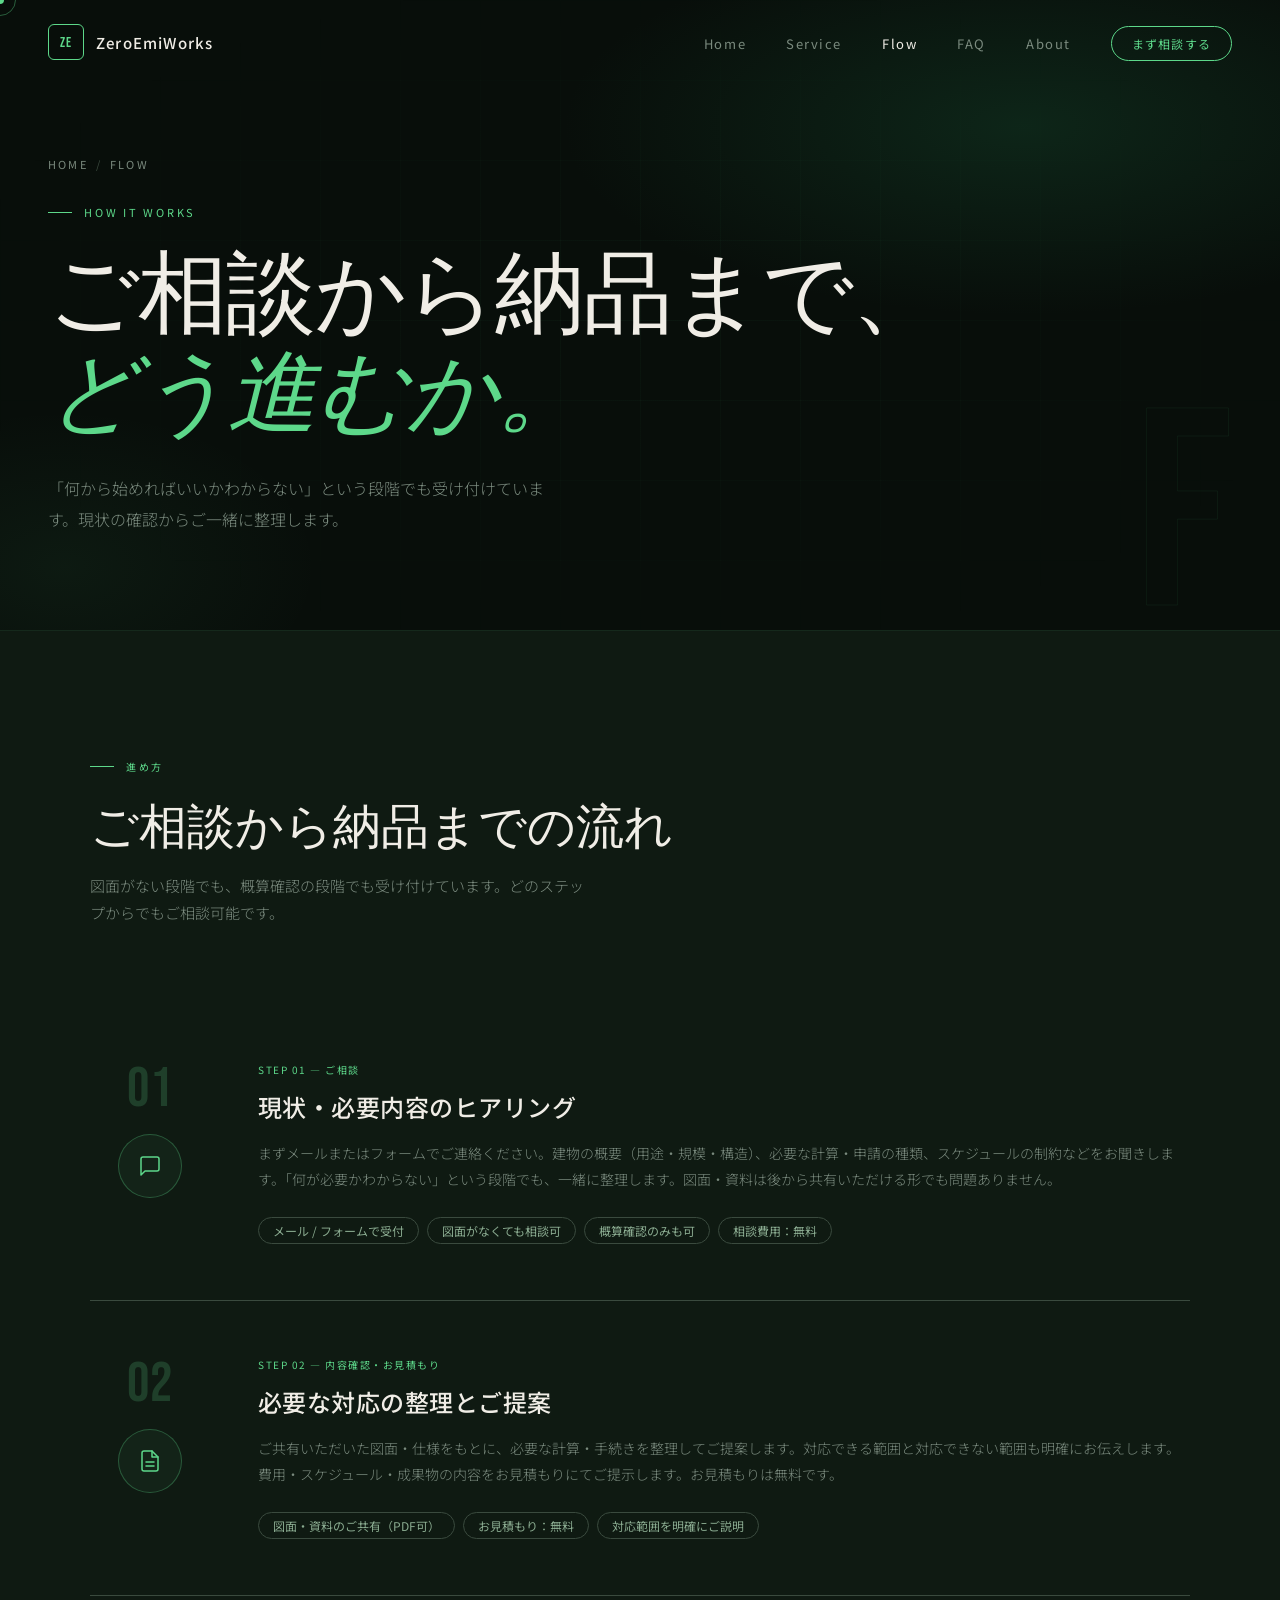
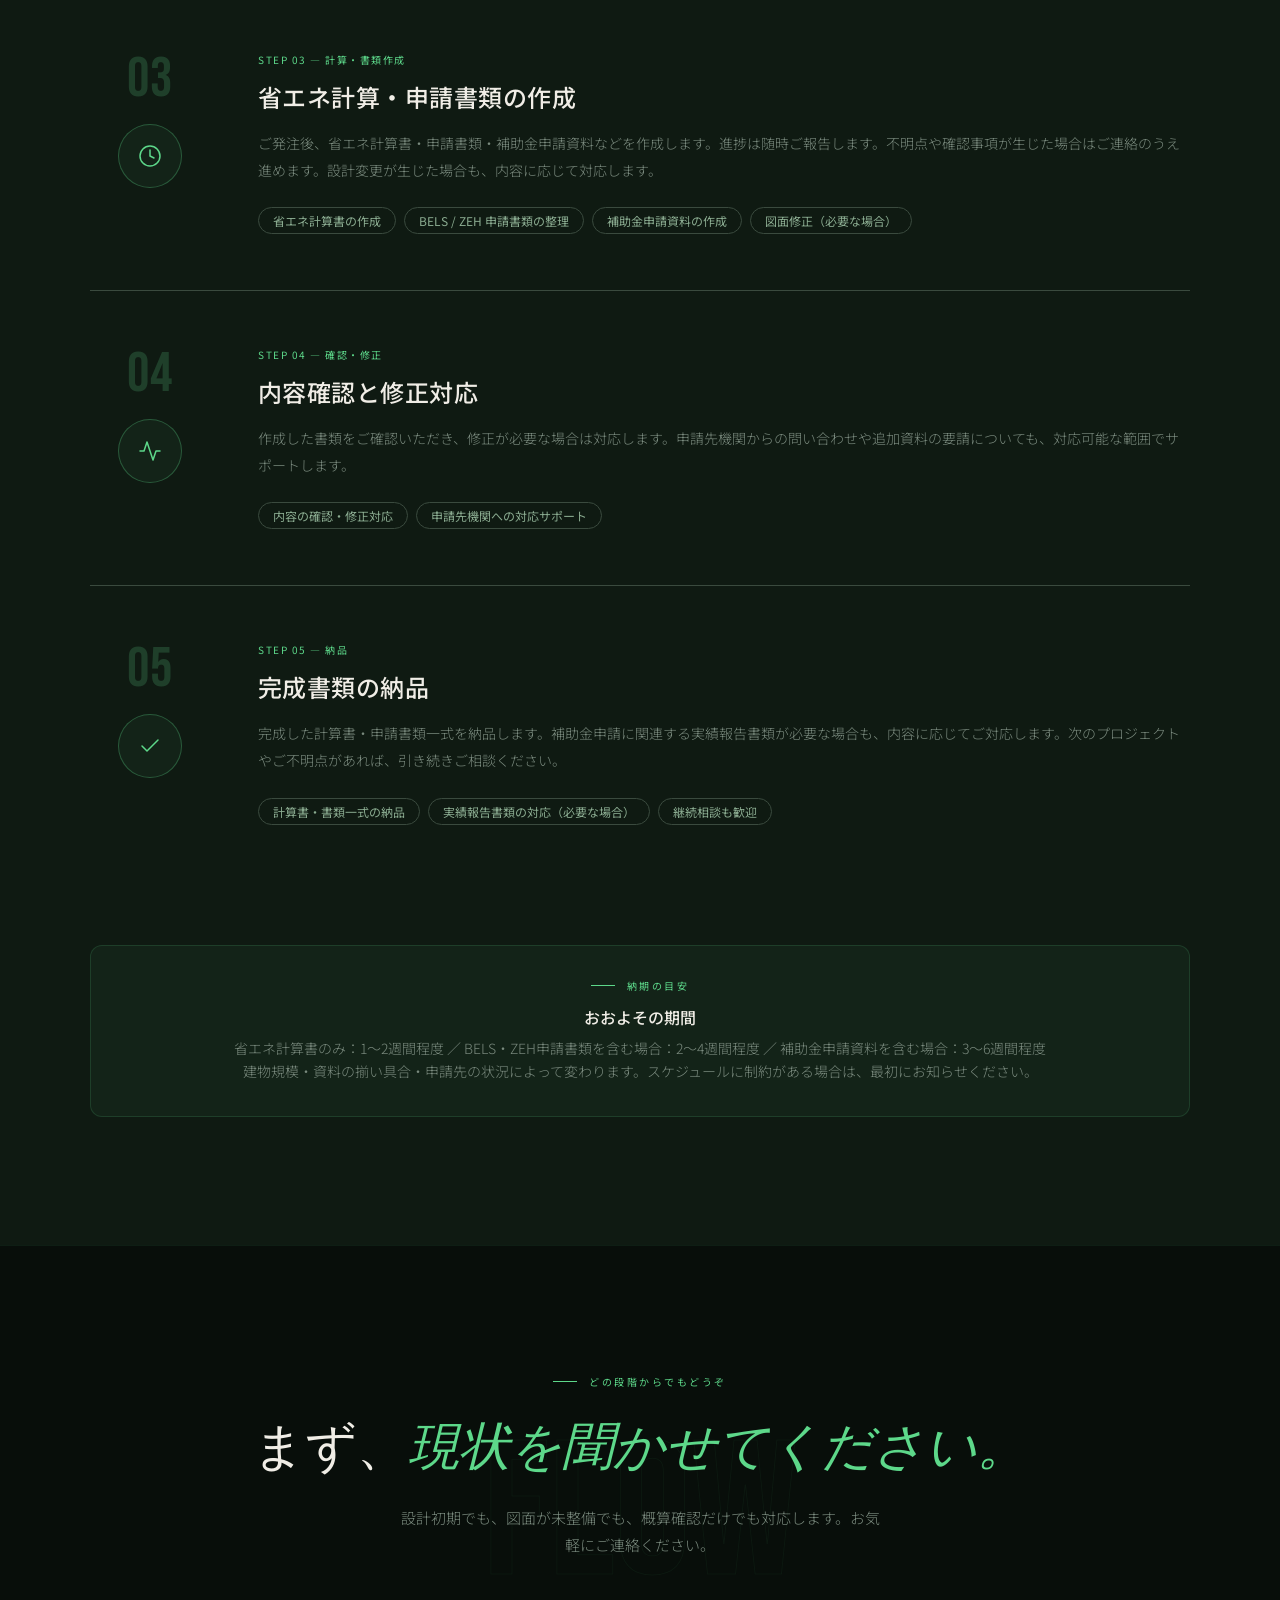
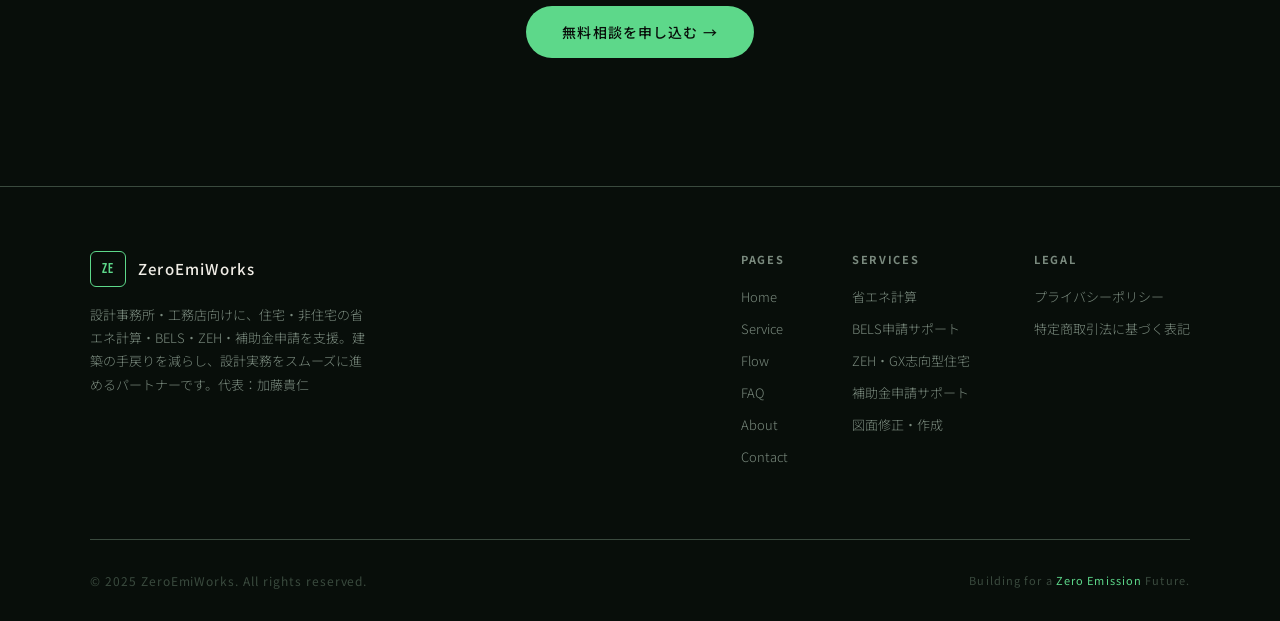
<file: flow.html>
<!DOCTYPE html>
<html lang="ja">
<head>
  <meta charset="UTF-8">
  <meta name="viewport" content="width=device-width, initial-scale=1.0">
  <title>ご依頼の流れ｜省エネ計算・申請サポートの進め方 — ZeroEmiWorks</title>
  <meta name="description" content="ZeroEmiWorksへのご依頼の流れ。ご相談から計算書・書類納品まで、どのように進めるかをご説明します。図面がない段階からご相談いただけます。">
  <meta property="og:title" content="ご依頼の流れ — ZeroEmiWorks">
  <meta property="og:description" content="省エネ計算・BELS・ZEH・補助金申請サポートのご依頼の流れ。相談から納品まで丁寧にご説明します。">
  <meta property="og:type" content="website">
  <meta property="og:url" content="https://zeroemiworks.com/flow.html">
  <meta property="og:image" content="https://zeroemiworks.com/ogp.png">
  <meta name="twitter:card" content="summary_large_image">
  <link rel="preconnect" href="https://fonts.googleapis.com">
  <link rel="preconnect" href="https://fonts.gstatic.com" crossorigin>
  <link href="https://fonts.googleapis.com/css2?family=Noto+Sans+JP:wght@300;400;500;700&family=DM+Serif+Display:ital@0;1&family=Bebas+Neue&display=swap" rel="stylesheet">
  <link rel="stylesheet" href="style.css">
</head>
<body>

<div class="cursor" id="cursor"></div>
<div class="cursor-ring" id="cursorRing"></div>

<nav id="nav">
  <a href="index.html" class="nav-logo"><div class="logo-mark">ZE</div><span class="logo-text">ZeroEmiWorks</span></a>
  <ul class="nav-links">
    <li><a href="index.html">Home</a></li>
    <li><a href="service.html">Service</a></li>
    <li><a href="flow.html">Flow</a></li>
    <li><a href="faq.html">FAQ</a></li>
    <li><a href="about.html">About</a></li>
    <li><a href="contact.html" class="nav-cta">まず相談する</a></li>
  </ul>
  <button class="nav-hamburger" id="navHamburger" aria-label="メニューを開く"><span></span><span></span><span></span></button>
</nav>
<div class="nav-mobile-menu" id="navMobileMenu">
  <a href="index.html">Home</a><a href="service.html">Service</a><a href="flow.html">Flow</a><a href="faq.html">FAQ</a><a href="about.html">About</a><a href="contact.html" class="nav-cta">まず相談する</a>
</div>

<section class="page-hero">
  <div class="page-hero-bg"></div>
  <div class="page-hero-grid"></div>
  <div class="page-hero-num">F</div>
  <div class="breadcrumb"><a href="index.html">Home</a><span class="sep">/</span><span>Flow</span></div>
  <div class="page-hero-label">How It Works</div>
  <h1>ご相談から納品まで、<br><em>どう進むか。</em></h1>
  <p class="page-hero-sub">「何から始めればいいかわからない」という段階でも受け付けています。現状の確認からご一緒に整理します。</p>
</section>

<section class="section" style="background:var(--c-surface);border-top:1px solid rgba(93,216,138,0.08);">
  <div class="section-inner">
    <div class="section-eyebrow reveal">進め方</div>
    <h2 class="reveal" style="font-family:var(--font-serif);font-size:clamp(32px,4vw,48px);font-weight:300;line-height:1.2;margin-bottom:1rem;">ご相談から納品までの流れ</h2>
    <p class="reveal" style="font-size:15px;color:var(--c-muted);font-weight:300;max-width:500px;line-height:1.8;margin-bottom:5rem;">図面がない段階でも、概算確認の段階でも受け付けています。どのステップからでもご相談可能です。</p>

    <div class="flow-steps-full">

      <div class="flow-step-item reveal">
        <div class="flow-step-left">
          <div class="flow-step-num">01</div>
          <div class="flow-step-circle">
            <svg viewBox="0 0 24 24" fill="none" width="24" height="24"><path d="M21 15a2 2 0 0 1-2 2H7l-4 4V5a2 2 0 0 1 2-2h14a2 2 0 0 1 2 2z" stroke="#5dd88a" stroke-width="1.5" stroke-linecap="round" stroke-linejoin="round"/></svg>
          </div>
        </div>
        <div class="flow-step-right">
          <div class="flow-step-tag">Step 01 — ご相談</div>
          <h3>現状・必要内容のヒアリング</h3>
          <p>まずメールまたはフォームでご連絡ください。建物の概要（用途・規模・構造）、必要な計算・申請の種類、スケジュールの制約などをお聞きします。「何が必要かわからない」という段階でも、一緒に整理します。図面・資料は後から共有いただける形でも問題ありません。</p>
          <div class="flow-step-details">
            <span class="flow-detail-tag">メール / フォームで受付</span>
            <span class="flow-detail-tag">図面がなくても相談可</span>
            <span class="flow-detail-tag">概算確認のみも可</span>
            <span class="flow-detail-tag">相談費用：無料</span>
          </div>
        </div>
      </div>

      <div class="flow-step-item reveal">
        <div class="flow-step-left">
          <div class="flow-step-num">02</div>
          <div class="flow-step-circle">
            <svg viewBox="0 0 24 24" fill="none" width="24" height="24"><path d="M14 2H6a2 2 0 0 0-2 2v16a2 2 0 0 0 2 2h12a2 2 0 0 0 2-2V8z" stroke="#5dd88a" stroke-width="1.5" stroke-linecap="round" stroke-linejoin="round"/><polyline points="14 2 14 8 20 8" stroke="#5dd88a" stroke-width="1.5" stroke-linecap="round" stroke-linejoin="round"/><line x1="16" y1="13" x2="8" y2="13" stroke="#5dd88a" stroke-width="1.5" stroke-linecap="round"/><line x1="16" y1="17" x2="8" y2="17" stroke="#5dd88a" stroke-width="1.5" stroke-linecap="round"/></svg>
          </div>
        </div>
        <div class="flow-step-right">
          <div class="flow-step-tag">Step 02 — 内容確認・お見積もり</div>
          <h3>必要な対応の整理とご提案</h3>
          <p>ご共有いただいた図面・仕様をもとに、必要な計算・手続きを整理してご提案します。対応できる範囲と対応できない範囲も明確にお伝えします。費用・スケジュール・成果物の内容をお見積もりにてご提示します。お見積もりは無料です。</p>
          <div class="flow-step-details">
            <span class="flow-detail-tag">図面・資料のご共有（PDF可）</span>
            <span class="flow-detail-tag">お見積もり：無料</span>
            <span class="flow-detail-tag">対応範囲を明確にご説明</span>
          </div>
        </div>
      </div>

      <div class="flow-step-item reveal">
        <div class="flow-step-left">
          <div class="flow-step-num">03</div>
          <div class="flow-step-circle">
            <svg viewBox="0 0 24 24" fill="none" width="24" height="24"><circle cx="12" cy="12" r="10" stroke="#5dd88a" stroke-width="1.5"/><polyline points="12 6 12 12 16 14" stroke="#5dd88a" stroke-width="1.5" stroke-linecap="round" stroke-linejoin="round"/></svg>
          </div>
        </div>
        <div class="flow-step-right">
          <div class="flow-step-tag">Step 03 — 計算・書類作成</div>
          <h3>省エネ計算・申請書類の作成</h3>
          <p>ご発注後、省エネ計算書・申請書類・補助金申請資料などを作成します。進捗は随時ご報告します。不明点や確認事項が生じた場合はご連絡のうえ進めます。設計変更が生じた場合も、内容に応じて対応します。</p>
          <div class="flow-step-details">
            <span class="flow-detail-tag">省エネ計算書の作成</span>
            <span class="flow-detail-tag">BELS / ZEH 申請書類の整理</span>
            <span class="flow-detail-tag">補助金申請資料の作成</span>
            <span class="flow-detail-tag">図面修正（必要な場合）</span>
          </div>
        </div>
      </div>

      <div class="flow-step-item reveal">
        <div class="flow-step-left">
          <div class="flow-step-num">04</div>
          <div class="flow-step-circle">
            <svg viewBox="0 0 24 24" fill="none" width="24" height="24"><path d="M22 12h-4l-3 9L9 3l-3 9H2" stroke="#5dd88a" stroke-width="1.5" stroke-linecap="round" stroke-linejoin="round"/></svg>
          </div>
        </div>
        <div class="flow-step-right">
          <div class="flow-step-tag">Step 04 — 確認・修正</div>
          <h3>内容確認と修正対応</h3>
          <p>作成した書類をご確認いただき、修正が必要な場合は対応します。申請先機関からの問い合わせや追加資料の要請についても、対応可能な範囲でサポートします。</p>
          <div class="flow-step-details">
            <span class="flow-detail-tag">内容の確認・修正対応</span>
            <span class="flow-detail-tag">申請先機関への対応サポート</span>
          </div>
        </div>
      </div>

      <div class="flow-step-item reveal">
        <div class="flow-step-left">
          <div class="flow-step-num">05</div>
          <div class="flow-step-circle">
            <svg viewBox="0 0 24 24" fill="none" width="24" height="24"><polyline points="20 6 9 17 4 12" stroke="#5dd88a" stroke-width="1.5" stroke-linecap="round" stroke-linejoin="round"/></svg>
          </div>
        </div>
        <div class="flow-step-right">
          <div class="flow-step-tag">Step 05 — 納品</div>
          <h3>完成書類の納品</h3>
          <p>完成した計算書・申請書類一式を納品します。補助金申請に関連する実績報告書類が必要な場合も、内容に応じてご対応します。次のプロジェクトやご不明点があれば、引き続きご相談ください。</p>
          <div class="flow-step-details">
            <span class="flow-detail-tag">計算書・書類一式の納品</span>
            <span class="flow-detail-tag">実績報告書類の対応（必要な場合）</span>
            <span class="flow-detail-tag">継続相談も歓迎</span>
          </div>
        </div>
      </div>

    </div>

    <div class="flow-period-box reveal">
      <div class="section-eyebrow" style="justify-content:center;margin-bottom:0.75rem;">納期の目安</div>
      <h3>おおよその期間</h3>
      <p>省エネ計算書のみ：1〜2週間程度 ／ BELS・ZEH申請書類を含む場合：2〜4週間程度 ／ 補助金申請資料を含む場合：3〜6週間程度<br>建物規模・資料の揃い具合・申請先の状況によって変わります。スケジュールに制約がある場合は、最初にお知らせください。</p>
    </div>
  </div>
</section>

<section class="page-cta on-bg">
  <div class="page-cta-bg">FLOW</div>
  <div class="page-cta-inner">
    <div class="section-eyebrow" style="justify-content:center;">どの段階からでもどうぞ</div>
    <h2>まず、<em>現状を聞かせてください。</em></h2>
    <p>設計初期でも、図面が未整備でも、概算確認だけでも対応します。お気軽にご連絡ください。</p>
    <a href="contact.html" class="btn-primary">無料相談を申し込む →</a>
  </div>
</section>

<footer>
  <div class="footer-inner">
    <div class="footer-top">
      <div class="footer-brand">
        <a href="index.html" class="nav-logo"><div class="logo-mark">ZE</div><span class="logo-text">ZeroEmiWorks</span></a>
        <p>設計事務所・工務店向けに、住宅・非住宅の省エネ計算・BELS・ZEH・補助金申請を支援。建築の手戻りを減らし、設計実務をスムーズに進めるパートナーです。代表：加藤貴仁</p>
      </div>
      <div class="footer-links-grid">
        <div class="footer-col"><h4>Pages</h4><ul><li><a href="index.html">Home</a></li><li><a href="service.html">Service</a></li><li><a href="flow.html">Flow</a></li><li><a href="faq.html">FAQ</a></li><li><a href="about.html">About</a></li><li><a href="contact.html">Contact</a></li></ul></div>
        <div class="footer-col"><h4>Services</h4><ul><li><a href="service.html">省エネ計算</a></li><li><a href="service.html">BELS申請サポート</a></li><li><a href="service.html">ZEH・GX志向型住宅</a></li><li><a href="service.html">補助金申請サポート</a></li><li><a href="service.html">図面修正・作成</a></li></ul></div>
        <div class="footer-col"><h4>Legal</h4><ul><li><a href="privacy.html">プライバシーポリシー</a></li><li><a href="law.html">特定商取引法に基づく表記</a></li></ul></div>
      </div>
    </div>
    <div class="footer-bottom">
      <span class="footer-copy">© 2025 ZeroEmiWorks. All rights reserved.</span>
      <span class="footer-accent">Building for a <span>Zero Emission</span> Future.</span>
    </div>
  </div>
</footer>
<script src="script.js"></script>
</body>
</html>
</file>
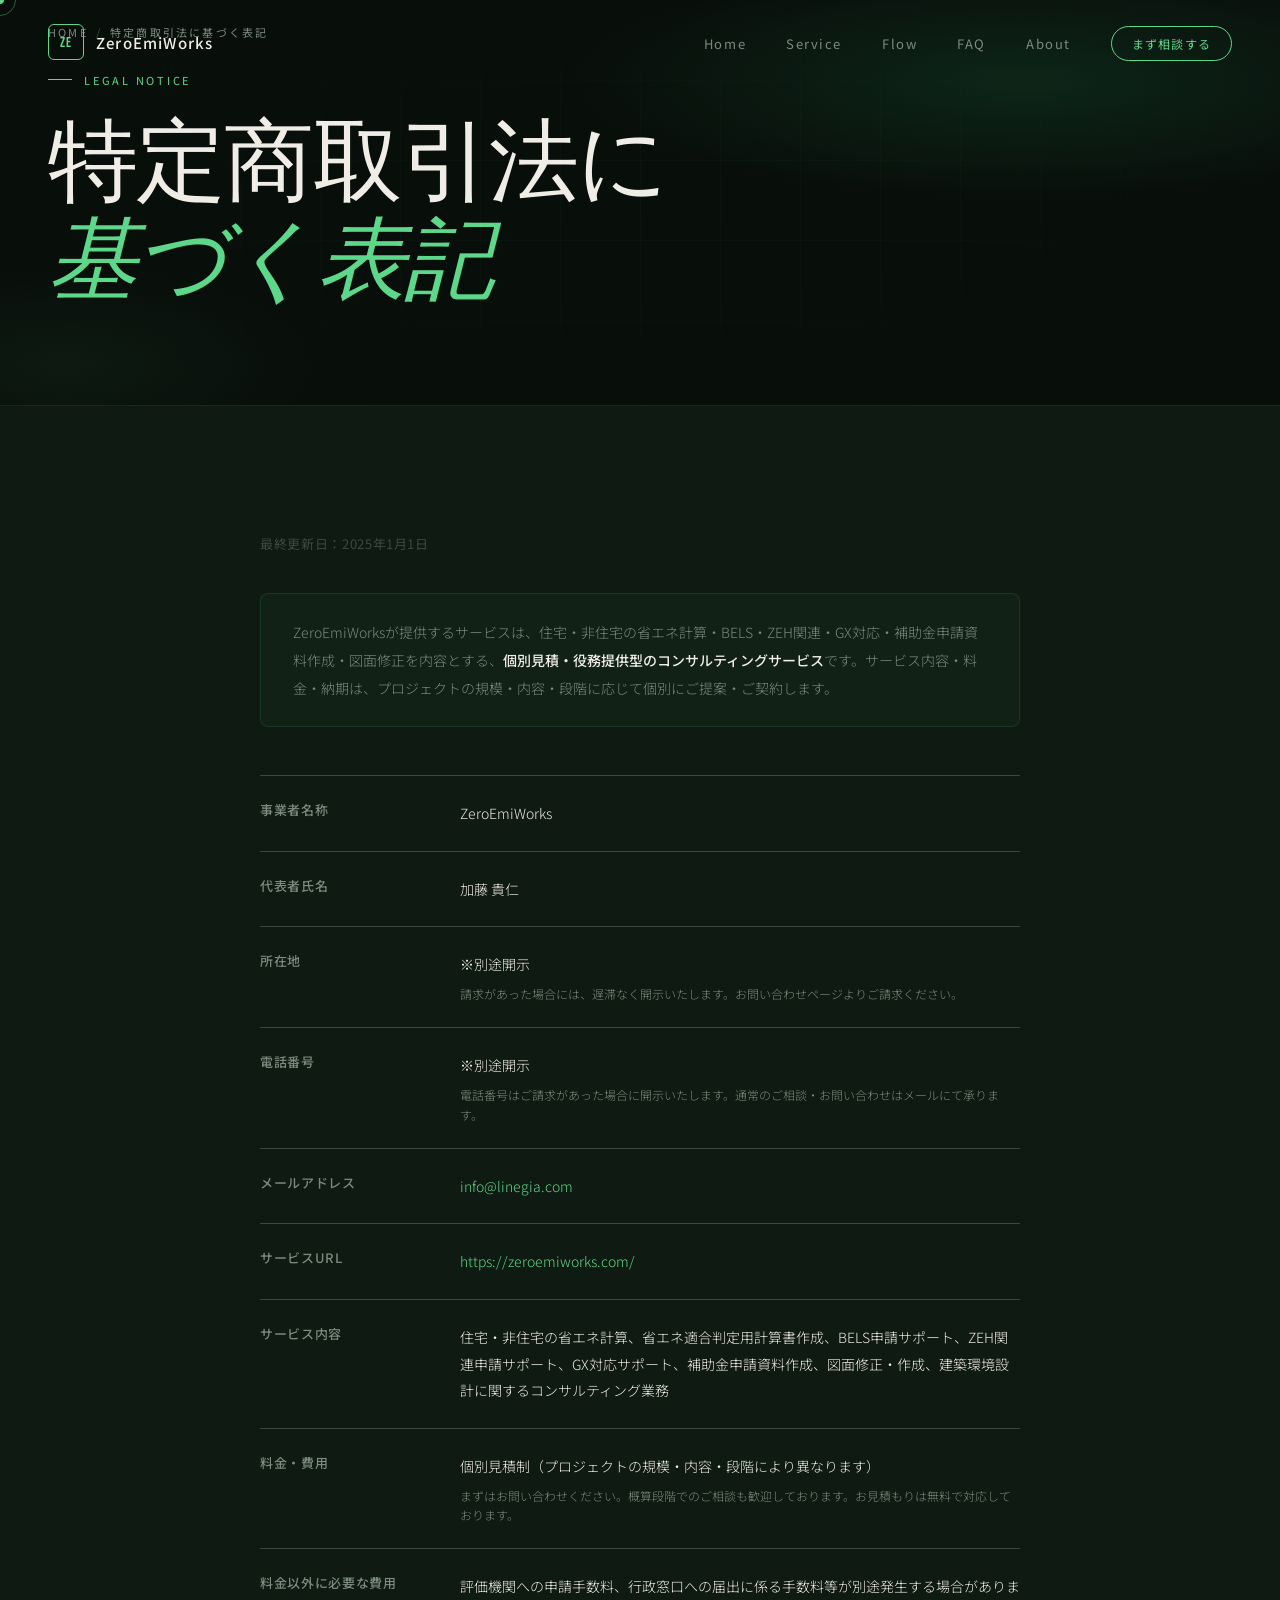
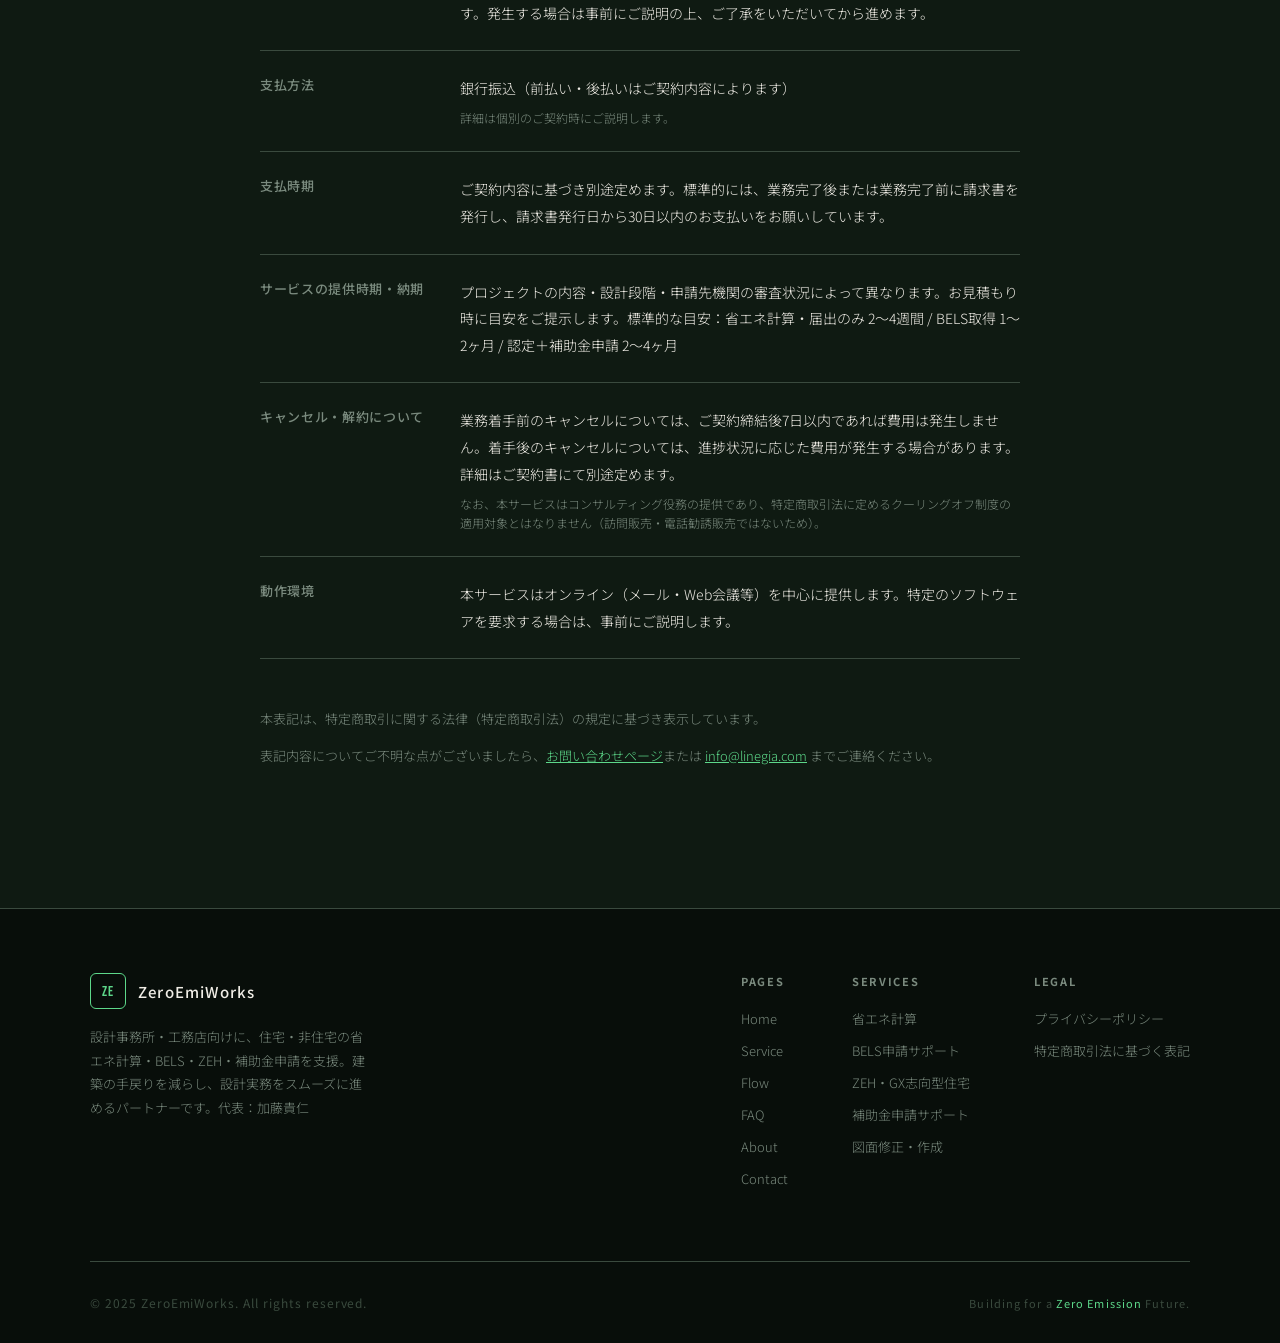
<file: law.html>
<!DOCTYPE html>
<html lang="ja">
<head>
  <meta charset="UTF-8">
  <meta name="viewport" content="width=device-width, initial-scale=1.0">
  <title>特定商取引法に基づく表記｜ZeroEmiWorks</title>
  <meta name="description" content="ZeroEmiWorksの特定商取引法に基づく表記。省エネ計算・申請サポートを提供する事業者情報です。">
  <link rel="preconnect" href="https://fonts.googleapis.com">
  <link rel="preconnect" href="https://fonts.gstatic.com" crossorigin>
  <link href="https://fonts.googleapis.com/css2?family=Noto+Sans+JP:wght@300;400;500;700&family=DM+Serif+Display:ital@0;1&family=Bebas+Neue&display=swap" rel="stylesheet">
  <link rel="stylesheet" href="style.css">
  <style>
    .legal-body {
      max-width: 760px;
      margin: 0 auto;
    }
    .law-table {
      width: 100%;
      border-collapse: collapse;
    }
    .law-table tr {
      border-bottom: 1px solid var(--c-dim);
    }
    .law-table tr:first-child {
      border-top: 1px solid var(--c-dim);
    }
    .law-table th {
      font-size: 13px;
      letter-spacing: 0.05em;
      color: var(--c-muted);
      font-weight: 500;
      padding: 1.5rem 2rem 1.5rem 0;
      text-align: left;
      width: 200px;
      vertical-align: top;
      white-space: nowrap;
    }
    .law-table td {
      font-size: 14px;
      color: var(--c-text);
      padding: 1.5rem 0;
      line-height: 1.9;
      font-weight: 300;
    }
    .law-table td a {
      color: var(--c-accent);
      text-decoration: none;
    }
    .law-table td small {
      display: block;
      font-size: 12px;
      color: var(--c-muted);
      margin-top: 0.4rem;
      line-height: 1.6;
    }
    .law-intro {
      font-size: 14px;
      color: var(--c-muted);
      line-height: 2;
      font-weight: 300;
      margin-bottom: 3rem;
      padding: 1.5rem 2rem;
      background: rgba(93,216,138,0.04);
      border: 1px solid rgba(93,216,138,0.12);
      border-radius: 8px;
    }
    .law-date {
      font-size: 13px;
      color: var(--c-dim);
      margin-bottom: 2.5rem;
      letter-spacing: 0.05em;
    }
    .law-note {
      margin-top: 3rem;
      font-size: 13px;
      color: var(--c-muted);
      line-height: 1.9;
      font-weight: 300;
    }
    .law-note p {
      margin-bottom: 0.75rem;
    }
    @media (max-width: 768px) {
      .law-table th {
        width: auto;
        white-space: normal;
        display: block;
        padding-bottom: 0.25rem;
        padding-top: 1.25rem;
        font-size: 11px;
        letter-spacing: 0.1em;
        text-transform: uppercase;
        color: var(--c-accent);
        border-bottom: none;
      }
      .law-table td {
        display: block;
        padding-top: 0;
        padding-bottom: 1.25rem;
        border-bottom: 1px solid var(--c-dim);
      }
      .law-table tr {
        border-bottom: none;
      }
    }
  </style>
  <meta property="og:title" content="特定商取引法に基づく表記｜ZeroEmiWorks">
  <meta property="og:description" content="ZeroEmiWorksの特定商取引法に基づく表記。省エネ計算・申請サポートを提供する事業者情報です。">
  <meta property="og:type" content="website">
  <meta property="og:url" content="https://zeroemiworks.com/law.html">
  <meta property="og:image" content="https://zeroemiworks.com/ogp.png">
  <meta name="twitter:card" content="summary_large_image">
</head>
<body>

<div class="cursor" id="cursor"></div>
<div class="cursor-ring" id="cursorRing"></div>

<nav id="nav">
  <a href="index.html" class="nav-logo"><div class="logo-mark">ZE</div><span class="logo-text">ZeroEmiWorks</span></a>
  <ul class="nav-links">
    <li><a href="index.html">Home</a></li>
    <li><a href="service.html">Service</a></li>
    <li><a href="flow.html">Flow</a></li>
    <li><a href="faq.html">FAQ</a></li>
    <li><a href="about.html">About</a></li>
    <li><a href="contact.html" class="nav-cta">まず相談する</a></li>
  </ul>
  <button class="nav-hamburger" id="navHamburger" aria-label="メニューを開く"><span></span><span></span><span></span></button>
</nav>
<div class="nav-mobile-menu" id="navMobileMenu">
  <a href="index.html">Home</a><a href="service.html">Service</a><a href="flow.html">Flow</a><a href="faq.html">FAQ</a><a href="about.html">About</a><a href="contact.html" class="nav-cta">まず相談する</a>
</div>

<section class="page-hero" style="min-height:45vh;">
  <div class="page-hero-bg"></div>
  <div class="page-hero-grid"></div>
  <div class="breadcrumb"><a href="index.html">Home</a><span class="sep">/</span><span>特定商取引法に基づく表記</span></div>
  <div class="page-hero-label">Legal Notice</div>
  <h1>特定商取引法に<br><em>基づく表記</em></h1>
</section>

<section class="section" style="background:var(--c-surface);border-top:1px solid rgba(93,216,138,0.08);">
  <div class="section-inner">
    <div class="legal-body">

      <p class="law-date">最終更新日：2025年1月1日</p>

      <div class="law-intro">
        ZeroEmiWorksが提供するサービスは、住宅・非住宅の省エネ計算・BELS・ZEH関連・GX対応・補助金申請資料作成・図面修正を内容とする、<strong style="color:var(--c-text);font-weight:500;">個別見積・役務提供型のコンサルティングサービス</strong>です。サービス内容・料金・納期は、プロジェクトの規模・内容・段階に応じて個別にご提案・ご契約します。
      </div>

      <table class="law-table">
        <tr>
          <th>事業者名称</th>
          <td>ZeroEmiWorks</td>
        </tr>
        <tr>
          <th>代表者氏名</th>
          <td>加藤 貴仁</td>
        </tr>
        <tr>
          <th>所在地</th>
          <td>
            ※別途開示
            <small>請求があった場合には、遅滞なく開示いたします。お問い合わせページよりご請求ください。</small>
          </td>
        </tr>
        <tr>
          <th>電話番号</th>
          <td>
            ※別途開示
            <small>電話番号はご請求があった場合に開示いたします。通常のご相談・お問い合わせはメールにて承ります。</small>
          </td>
        </tr>
        <tr>
          <th>メールアドレス</th>
          <td><a href="mailto:info@linegia.com">info@linegia.com</a></td>
        </tr>
        <tr>
          <th>サービスURL</th>
          <td><a href="https://zeroemiworks.com/" target="_blank" rel="noopener noreferrer">https://zeroemiworks.com/</a></td>
        </tr>
        <tr>
          <th>サービス内容</th>
          <td>
            住宅・非住宅の省エネ計算、省エネ適合判定用計算書作成、BELS申請サポート、ZEH関連申請サポート、GX対応サポート、補助金申請資料作成、図面修正・作成、建築環境設計に関するコンサルティング業務
          </td>
        </tr>
        <tr>
          <th>料金・費用</th>
          <td>
            個別見積制（プロジェクトの規模・内容・段階により異なります）
            <small>まずはお問い合わせください。概算段階でのご相談も歓迎しております。お見積もりは無料で対応しております。</small>
          </td>
        </tr>
        <tr>
          <th>料金以外に必要な費用</th>
          <td>
            評価機関への申請手数料、行政窓口への届出に係る手数料等が別途発生する場合があります。発生する場合は事前にご説明の上、ご了承をいただいてから進めます。
          </td>
        </tr>
        <tr>
          <th>支払方法</th>
          <td>
            銀行振込（前払い・後払いはご契約内容によります）
            <small>詳細は個別のご契約時にご説明します。</small>
          </td>
        </tr>
        <tr>
          <th>支払時期</th>
          <td>
            ご契約内容に基づき別途定めます。標準的には、業務完了後または業務完了前に請求書を発行し、請求書発行日から30日以内のお支払いをお願いしています。
          </td>
        </tr>
        <tr>
          <th>サービスの提供時期・納期</th>
          <td>
            プロジェクトの内容・設計段階・申請先機関の審査状況によって異なります。お見積もり時に目安をご提示します。標準的な目安：省エネ計算・届出のみ 2〜4週間 / BELS取得 1〜2ヶ月 / 認定＋補助金申請 2〜4ヶ月
          </td>
        </tr>
        <tr>
          <th>キャンセル・解約について</th>
          <td>
            業務着手前のキャンセルについては、ご契約締結後7日以内であれば費用は発生しません。着手後のキャンセルについては、進捗状況に応じた費用が発生する場合があります。詳細はご契約書にて別途定めます。
            <small>なお、本サービスはコンサルティング役務の提供であり、特定商取引法に定めるクーリングオフ制度の適用対象とはなりません（訪問販売・電話勧誘販売ではないため）。</small>
          </td>
        </tr>
        <tr>
          <th>動作環境</th>
          <td>
            本サービスはオンライン（メール・Web会議等）を中心に提供します。特定のソフトウェアを要求する場合は、事前にご説明します。
          </td>
        </tr>
      </table>

      <div class="law-note">
        <p>本表記は、特定商取引に関する法律（特定商取引法）の規定に基づき表示しています。</p>
        <p>表記内容についてご不明な点がございましたら、<a href="contact.html" style="color:var(--c-accent);">お問い合わせページ</a>または <a href="mailto:info@linegia.com" style="color:var(--c-accent);">info@linegia.com</a> までご連絡ください。</p>
      </div>

    </div>
  </div>
</section>

<!-- フッター -->
<footer>
  <div class="footer-inner">
    <div class="footer-top">
      <div class="footer-brand">
        <a href="index.html" class="nav-logo"><div class="logo-mark">ZE</div><span class="logo-text">ZeroEmiWorks</span></a>
        <p>設計事務所・工務店向けに、住宅・非住宅の省エネ計算・BELS・ZEH・補助金申請を支援。建築の手戻りを減らし、設計実務をスムーズに進めるパートナーです。代表：加藤貴仁</p>
      </div>
      <div class="footer-links-grid">
        <div class="footer-col"><h4>Pages</h4><ul><li><a href="index.html">Home</a></li><li><a href="service.html">Service</a></li><li><a href="flow.html">Flow</a></li><li><a href="faq.html">FAQ</a></li><li><a href="about.html">About</a></li><li><a href="contact.html">Contact</a></li></ul></div>
        <div class="footer-col"><h4>Services</h4><ul><li><a href="service.html">省エネ計算</a></li><li><a href="service.html">BELS申請サポート</a></li><li><a href="service.html">ZEH・GX志向型住宅</a></li><li><a href="service.html">補助金申請サポート</a></li><li><a href="service.html">図面修正・作成</a></li></ul></div>
        <div class="footer-col"><h4>Legal</h4><ul><li><a href="privacy.html">プライバシーポリシー</a></li><li><a href="law.html">特定商取引法に基づく表記</a></li></ul></div>
      </div>
    </div>
    <div class="footer-bottom">
      <span class="footer-copy">© 2025 ZeroEmiWorks. All rights reserved.</span>
      <span class="footer-accent">Building for a <span>Zero Emission</span> Future.</span>
    </div>
  </div>
</footer>

<script src="script.js"></script>
</body>
</html>
</file>
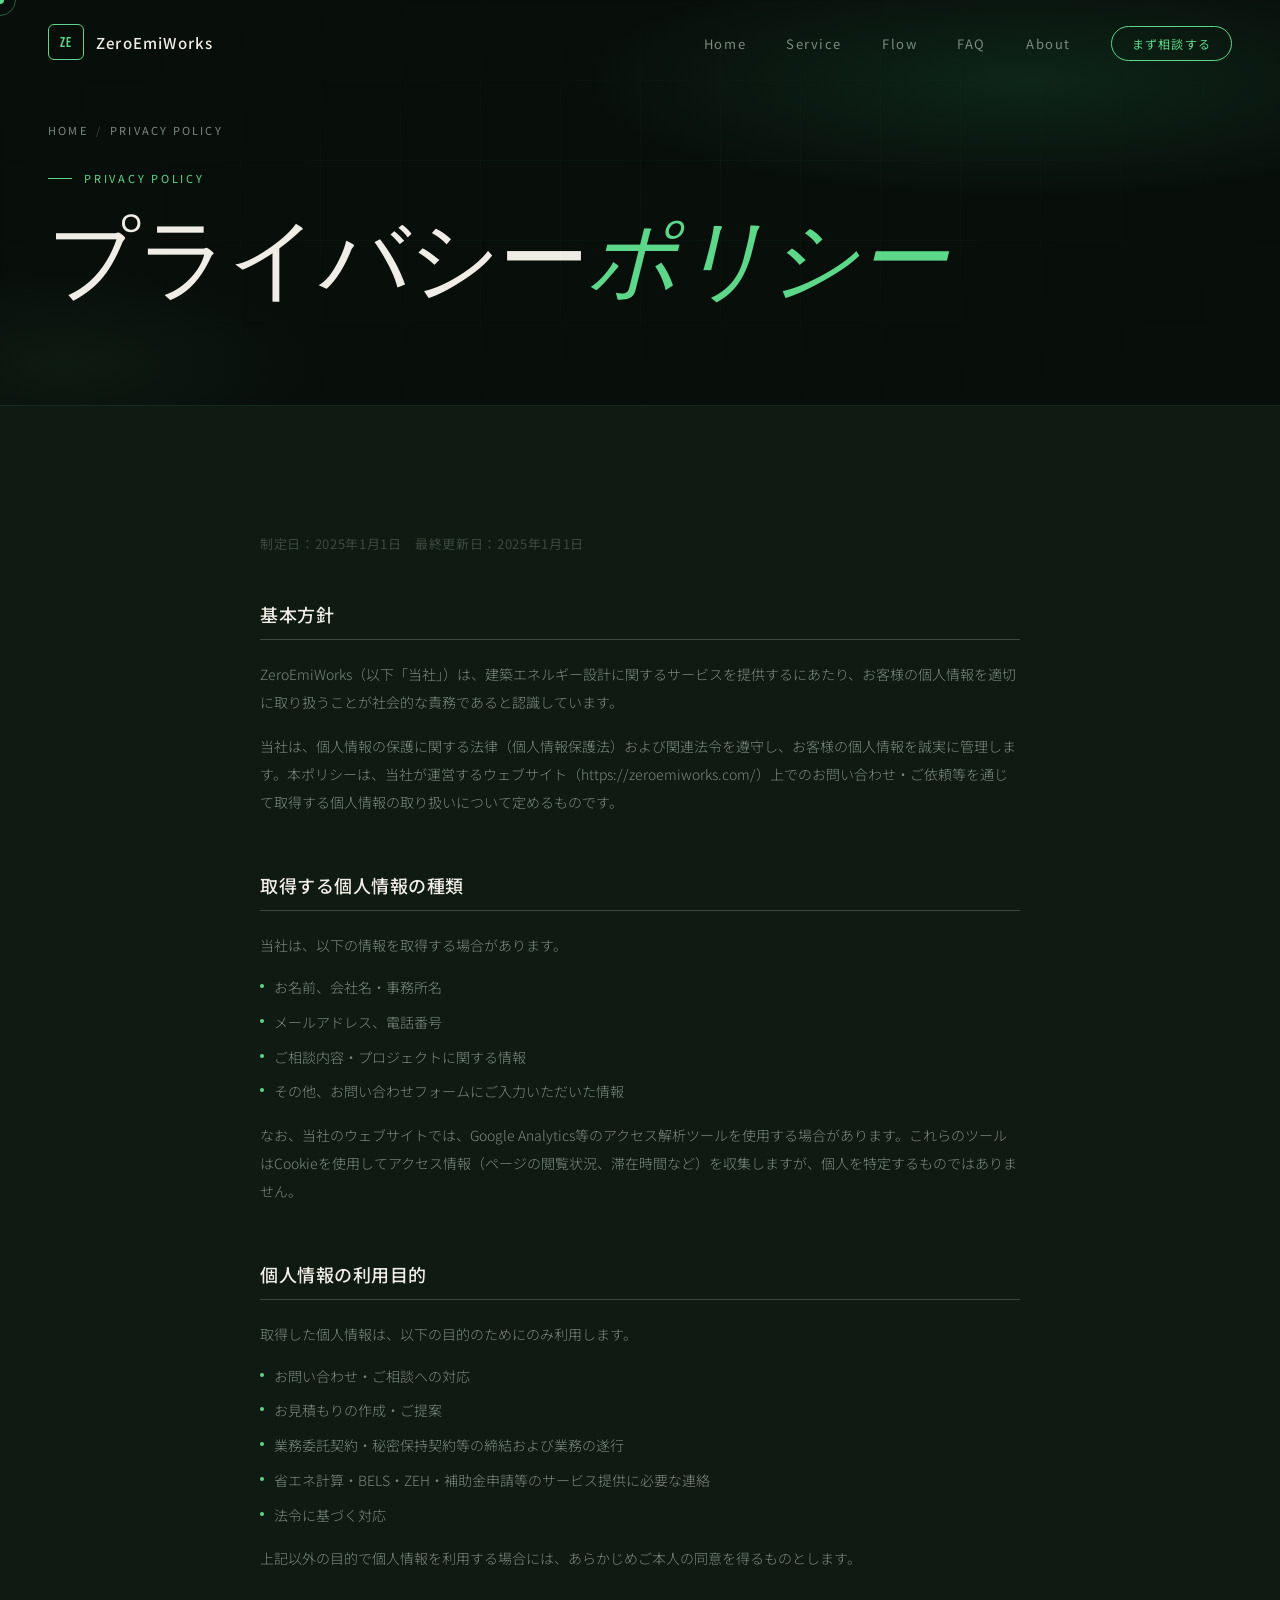
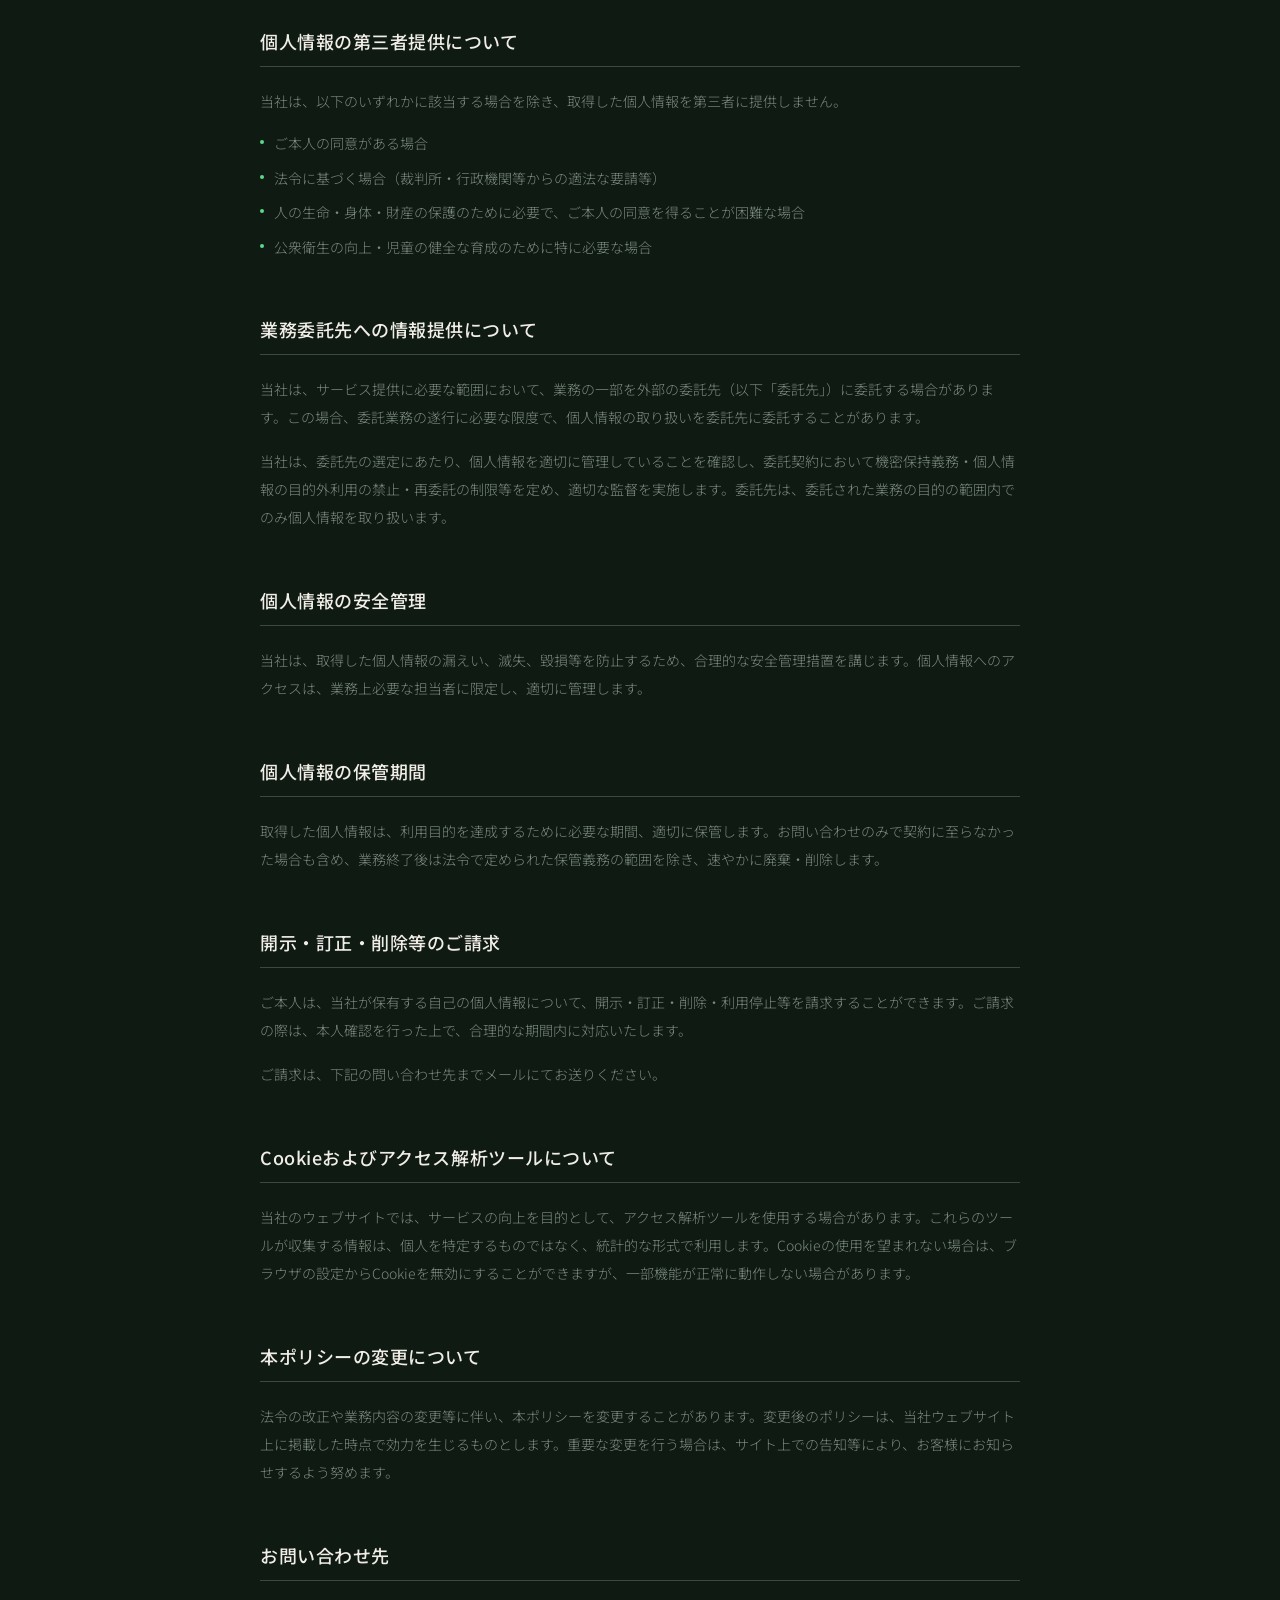
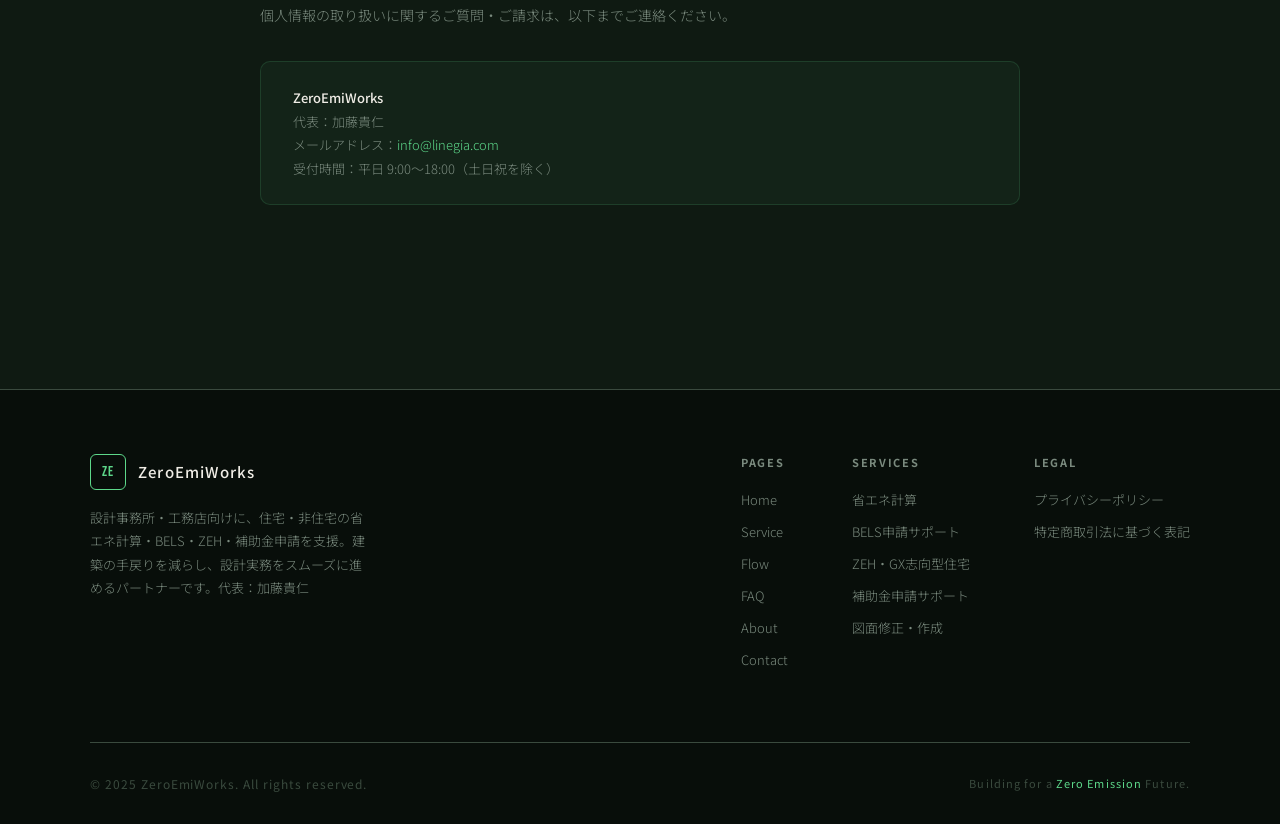
<file: privacy.html>
<!DOCTYPE html>
<html lang="ja">
<head>
  <meta charset="UTF-8">
  <meta name="viewport" content="width=device-width, initial-scale=1.0">
  <title>プライバシーポリシー｜ZeroEmiWorks</title>
  <meta name="description" content="ZeroEmiWorksのプライバシーポリシー。個人情報の取り扱いについて説明します。">
  <link rel="preconnect" href="https://fonts.googleapis.com">
  <link rel="preconnect" href="https://fonts.gstatic.com" crossorigin>
  <link href="https://fonts.googleapis.com/css2?family=Noto+Sans+JP:wght@300;400;500;700&family=DM+Serif+Display:ital@0;1&family=Bebas+Neue&display=swap" rel="stylesheet">
  <link rel="stylesheet" href="style.css">
  <style>
    .legal-body {
      max-width: 760px;
      margin: 0 auto;
    }
    .legal-section {
      margin-bottom: 3.5rem;
    }
    .legal-section h2 {
      font-size: 18px;
      font-weight: 500;
      margin-bottom: 1.25rem;
      padding-bottom: 0.75rem;
      border-bottom: 1px solid var(--c-dim);
      letter-spacing: 0.03em;
    }
    .legal-section p {
      font-size: 14px;
      color: var(--c-muted);
      line-height: 2;
      font-weight: 300;
      margin-bottom: 1rem;
    }
    .legal-section p strong {
      color: var(--c-text);
      font-weight: 500;
    }
    .legal-section ul {
      list-style: none;
      display: flex;
      flex-direction: column;
      gap: 0.6rem;
      margin-bottom: 1rem;
    }
    .legal-section ul li {
      font-size: 14px;
      color: var(--c-muted);
      line-height: 1.8;
      font-weight: 300;
      display: flex;
      align-items: flex-start;
      gap: 10px;
    }
    .legal-section ul li::before {
      content: '';
      display: block;
      width: 4px;
      height: 4px;
      background: var(--c-accent);
      border-radius: 50%;
      flex-shrink: 0;
      margin-top: 9px;
    }
    .legal-date {
      font-size: 13px;
      color: var(--c-dim);
      margin-bottom: 3rem;
      letter-spacing: 0.05em;
    }
    .legal-contact-box {
      background: rgba(93,216,138,0.05);
      border: 1px solid rgba(93,216,138,0.15);
      border-radius: 10px;
      padding: 1.5rem 2rem;
      margin-top: 2rem;
    }
    .legal-contact-box p {
      font-size: 13px;
      color: var(--c-muted);
      line-height: 1.8;
      font-weight: 300;
      margin: 0;
    }
    .legal-contact-box a {
      color: var(--c-accent);
      text-decoration: none;
    }
  </style>
  <meta property="og:title" content="プライバシーポリシー｜ZeroEmiWorks">
  <meta property="og:description" content="ZeroEmiWorksのプライバシーポリシー。個人情報の取り扱いについて説明します。">
  <meta property="og:type" content="website">
  <meta property="og:url" content="https://zeroemiworks.com/privacy.html">
  <meta property="og:image" content="https://zeroemiworks.com/ogp.png">
  <meta name="twitter:card" content="summary_large_image">
</head>
<body>

<div class="cursor" id="cursor"></div>
<div class="cursor-ring" id="cursorRing"></div>

<nav id="nav">
  <a href="index.html" class="nav-logo"><div class="logo-mark">ZE</div><span class="logo-text">ZeroEmiWorks</span></a>
  <ul class="nav-links">
    <li><a href="index.html">Home</a></li>
    <li><a href="service.html">Service</a></li>
    <li><a href="flow.html">Flow</a></li>
    <li><a href="faq.html">FAQ</a></li>
    <li><a href="about.html">About</a></li>
    <li><a href="contact.html" class="nav-cta">まず相談する</a></li>
  </ul>
  <button class="nav-hamburger" id="navHamburger" aria-label="メニューを開く"><span></span><span></span><span></span></button>
</nav>
<div class="nav-mobile-menu" id="navMobileMenu">
  <a href="index.html">Home</a><a href="service.html">Service</a><a href="flow.html">Flow</a><a href="faq.html">FAQ</a><a href="about.html">About</a><a href="contact.html" class="nav-cta">まず相談する</a>
</div>

<section class="page-hero" style="min-height:45vh;">
  <div class="page-hero-bg"></div>
  <div class="page-hero-grid"></div>
  <div class="breadcrumb"><a href="index.html">Home</a><span class="sep">/</span><span>Privacy Policy</span></div>
  <div class="page-hero-label">Privacy Policy</div>
  <h1>プライバシー<em>ポリシー</em></h1>
</section>

<section class="section" style="background:var(--c-surface);border-top:1px solid rgba(93,216,138,0.08);">
  <div class="section-inner">
    <div class="legal-body">

      <p class="legal-date">制定日：2025年1月1日　最終更新日：2025年1月1日</p>

      <div class="legal-section">
        <h2>基本方針</h2>
        <p>ZeroEmiWorks（以下「当社」）は、建築エネルギー設計に関するサービスを提供するにあたり、お客様の個人情報を適切に取り扱うことが社会的な責務であると認識しています。</p>
        <p>当社は、個人情報の保護に関する法律（個人情報保護法）および関連法令を遵守し、お客様の個人情報を誠実に管理します。本ポリシーは、当社が運営するウェブサイト（https://zeroemiworks.com/）上でのお問い合わせ・ご依頼等を通じて取得する個人情報の取り扱いについて定めるものです。</p>
      </div>

      <div class="legal-section">
        <h2>取得する個人情報の種類</h2>
        <p>当社は、以下の情報を取得する場合があります。</p>
        <ul>
          <li>お名前、会社名・事務所名</li>
          <li>メールアドレス、電話番号</li>
          <li>ご相談内容・プロジェクトに関する情報</li>
          <li>その他、お問い合わせフォームにご入力いただいた情報</li>
        </ul>
        <p>なお、当社のウェブサイトでは、Google Analytics等のアクセス解析ツールを使用する場合があります。これらのツールはCookieを使用してアクセス情報（ページの閲覧状況、滞在時間など）を収集しますが、個人を特定するものではありません。</p>
      </div>

      <div class="legal-section">
        <h2>個人情報の利用目的</h2>
        <p>取得した個人情報は、以下の目的のためにのみ利用します。</p>
        <ul>
          <li>お問い合わせ・ご相談への対応</li>
          <li>お見積もりの作成・ご提案</li>
          <li>業務委託契約・秘密保持契約等の締結および業務の遂行</li>
          <li>省エネ計算・BELS・ZEH・補助金申請等のサービス提供に必要な連絡</li>
          <li>法令に基づく対応</li>
        </ul>
        <p>上記以外の目的で個人情報を利用する場合には、あらかじめご本人の同意を得るものとします。</p>
      </div>

      <div class="legal-section">
        <h2>個人情報の第三者提供について</h2>
        <p>当社は、以下のいずれかに該当する場合を除き、取得した個人情報を第三者に提供しません。</p>
        <ul>
          <li>ご本人の同意がある場合</li>
          <li>法令に基づく場合（裁判所・行政機関等からの適法な要請等）</li>
          <li>人の生命・身体・財産の保護のために必要で、ご本人の同意を得ることが困難な場合</li>
          <li>公衆衛生の向上・児童の健全な育成のために特に必要な場合</li>
        </ul>
      </div>

      <div class="legal-section">
        <h2>業務委託先への情報提供について</h2>
        <p>当社は、サービス提供に必要な範囲において、業務の一部を外部の委託先（以下「委託先」）に委託する場合があります。この場合、委託業務の遂行に必要な限度で、個人情報の取り扱いを委託先に委託することがあります。</p>
        <p>当社は、委託先の選定にあたり、個人情報を適切に管理していることを確認し、委託契約において機密保持義務・個人情報の目的外利用の禁止・再委託の制限等を定め、適切な監督を実施します。委託先は、委託された業務の目的の範囲内でのみ個人情報を取り扱います。</p>
      </div>

      <div class="legal-section">
        <h2>個人情報の安全管理</h2>
        <p>当社は、取得した個人情報の漏えい、滅失、毀損等を防止するため、合理的な安全管理措置を講じます。個人情報へのアクセスは、業務上必要な担当者に限定し、適切に管理します。</p>
      </div>

      <div class="legal-section">
        <h2>個人情報の保管期間</h2>
        <p>取得した個人情報は、利用目的を達成するために必要な期間、適切に保管します。お問い合わせのみで契約に至らなかった場合も含め、業務終了後は法令で定められた保管義務の範囲を除き、速やかに廃棄・削除します。</p>
      </div>

      <div class="legal-section">
        <h2>開示・訂正・削除等のご請求</h2>
        <p>ご本人は、当社が保有する自己の個人情報について、開示・訂正・削除・利用停止等を請求することができます。ご請求の際は、本人確認を行った上で、合理的な期間内に対応いたします。</p>
        <p>ご請求は、下記の問い合わせ先までメールにてお送りください。</p>
      </div>

      <div class="legal-section">
        <h2>Cookieおよびアクセス解析ツールについて</h2>
        <p>当社のウェブサイトでは、サービスの向上を目的として、アクセス解析ツールを使用する場合があります。これらのツールが収集する情報は、個人を特定するものではなく、統計的な形式で利用します。Cookieの使用を望まれない場合は、ブラウザの設定からCookieを無効にすることができますが、一部機能が正常に動作しない場合があります。</p>
      </div>

      <div class="legal-section">
        <h2>本ポリシーの変更について</h2>
        <p>法令の改正や業務内容の変更等に伴い、本ポリシーを変更することがあります。変更後のポリシーは、当社ウェブサイト上に掲載した時点で効力を生じるものとします。重要な変更を行う場合は、サイト上での告知等により、お客様にお知らせするよう努めます。</p>
      </div>

      <div class="legal-section">
        <h2>お問い合わせ先</h2>
        <p>個人情報の取り扱いに関するご質問・ご請求は、以下までご連絡ください。</p>
        <div class="legal-contact-box">
          <p>
            <strong style="color:var(--c-text);font-weight:500;">ZeroEmiWorks</strong><br>
            代表：加藤貴仁<br>
            メールアドレス：<a href="mailto:info@linegia.com">info@linegia.com</a><br>
            受付時間：平日 9:00〜18:00（土日祝を除く）
          </p>
        </div>
      </div>

    </div>
  </div>
</section>

<!-- フッター -->
<footer>
  <div class="footer-inner">
    <div class="footer-top">
      <div class="footer-brand">
        <a href="index.html" class="nav-logo"><div class="logo-mark">ZE</div><span class="logo-text">ZeroEmiWorks</span></a>
        <p>設計事務所・工務店向けに、住宅・非住宅の省エネ計算・BELS・ZEH・補助金申請を支援。建築の手戻りを減らし、設計実務をスムーズに進めるパートナーです。代表：加藤貴仁</p>
      </div>
      <div class="footer-links-grid">
        <div class="footer-col"><h4>Pages</h4><ul><li><a href="index.html">Home</a></li><li><a href="service.html">Service</a></li><li><a href="flow.html">Flow</a></li><li><a href="faq.html">FAQ</a></li><li><a href="about.html">About</a></li><li><a href="contact.html">Contact</a></li></ul></div>
        <div class="footer-col"><h4>Services</h4><ul><li><a href="service.html">省エネ計算</a></li><li><a href="service.html">BELS申請サポート</a></li><li><a href="service.html">ZEH・GX志向型住宅</a></li><li><a href="service.html">補助金申請サポート</a></li><li><a href="service.html">図面修正・作成</a></li></ul></div>
        <div class="footer-col"><h4>Legal</h4><ul><li><a href="privacy.html">プライバシーポリシー</a></li><li><a href="law.html">特定商取引法に基づく表記</a></li></ul></div>
      </div>
    </div>
    <div class="footer-bottom">
      <span class="footer-copy">© 2025 ZeroEmiWorks. All rights reserved.</span>
      <span class="footer-accent">Building for a <span>Zero Emission</span> Future.</span>
    </div>
  </div>
</footer>

<script src="script.js"></script>
</body>
</html>
</file>
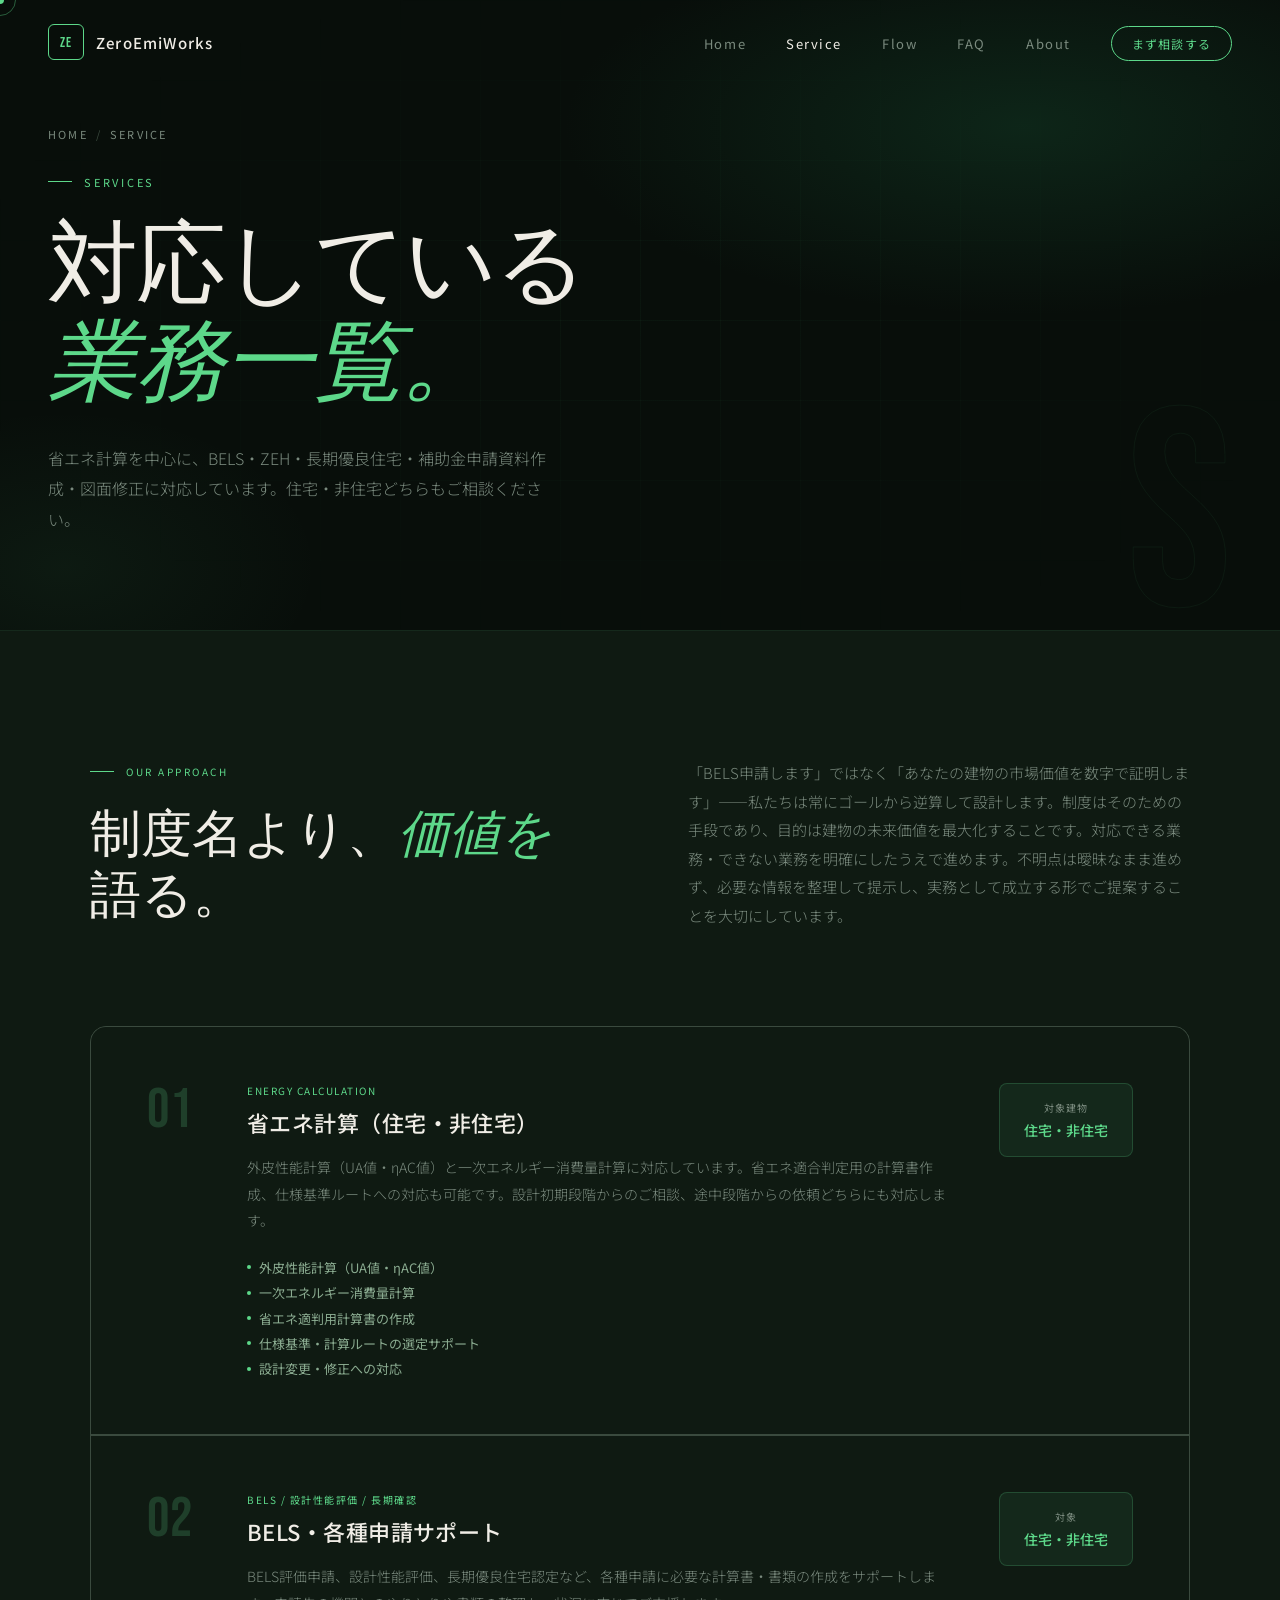
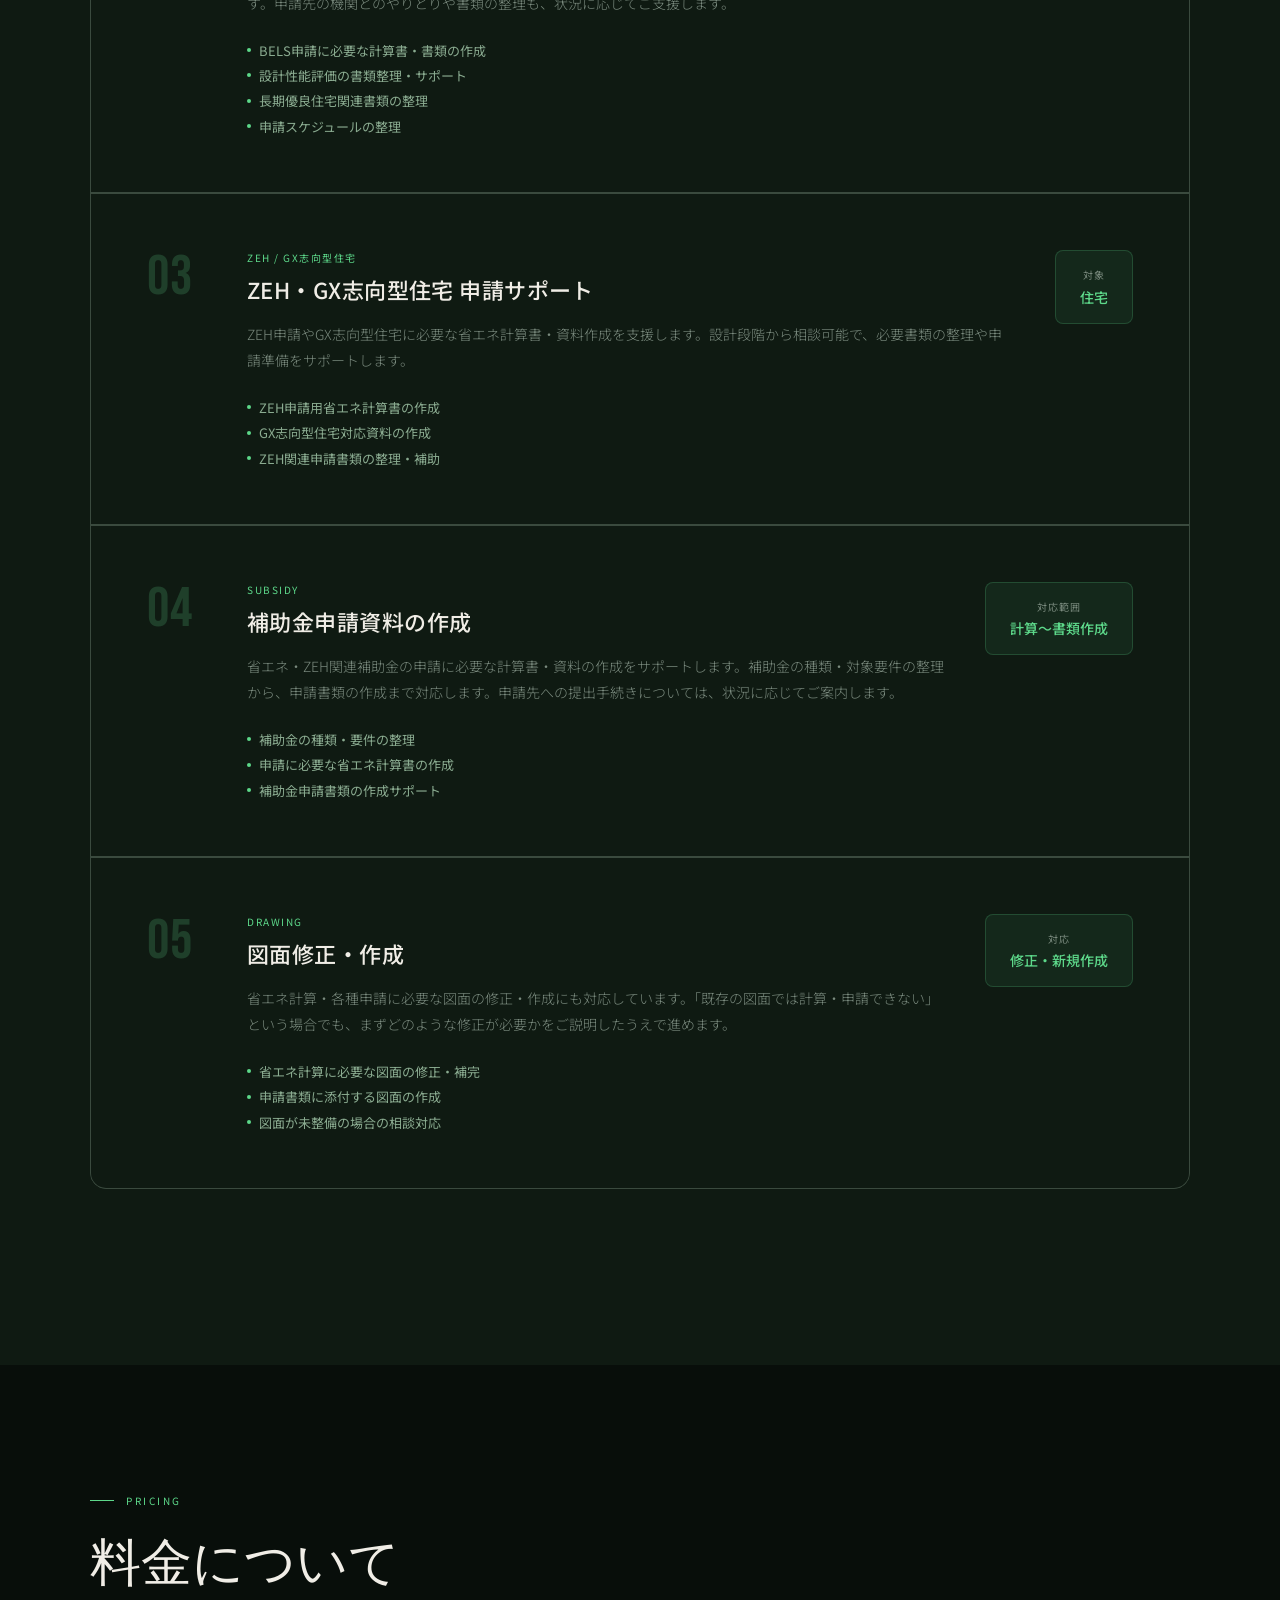
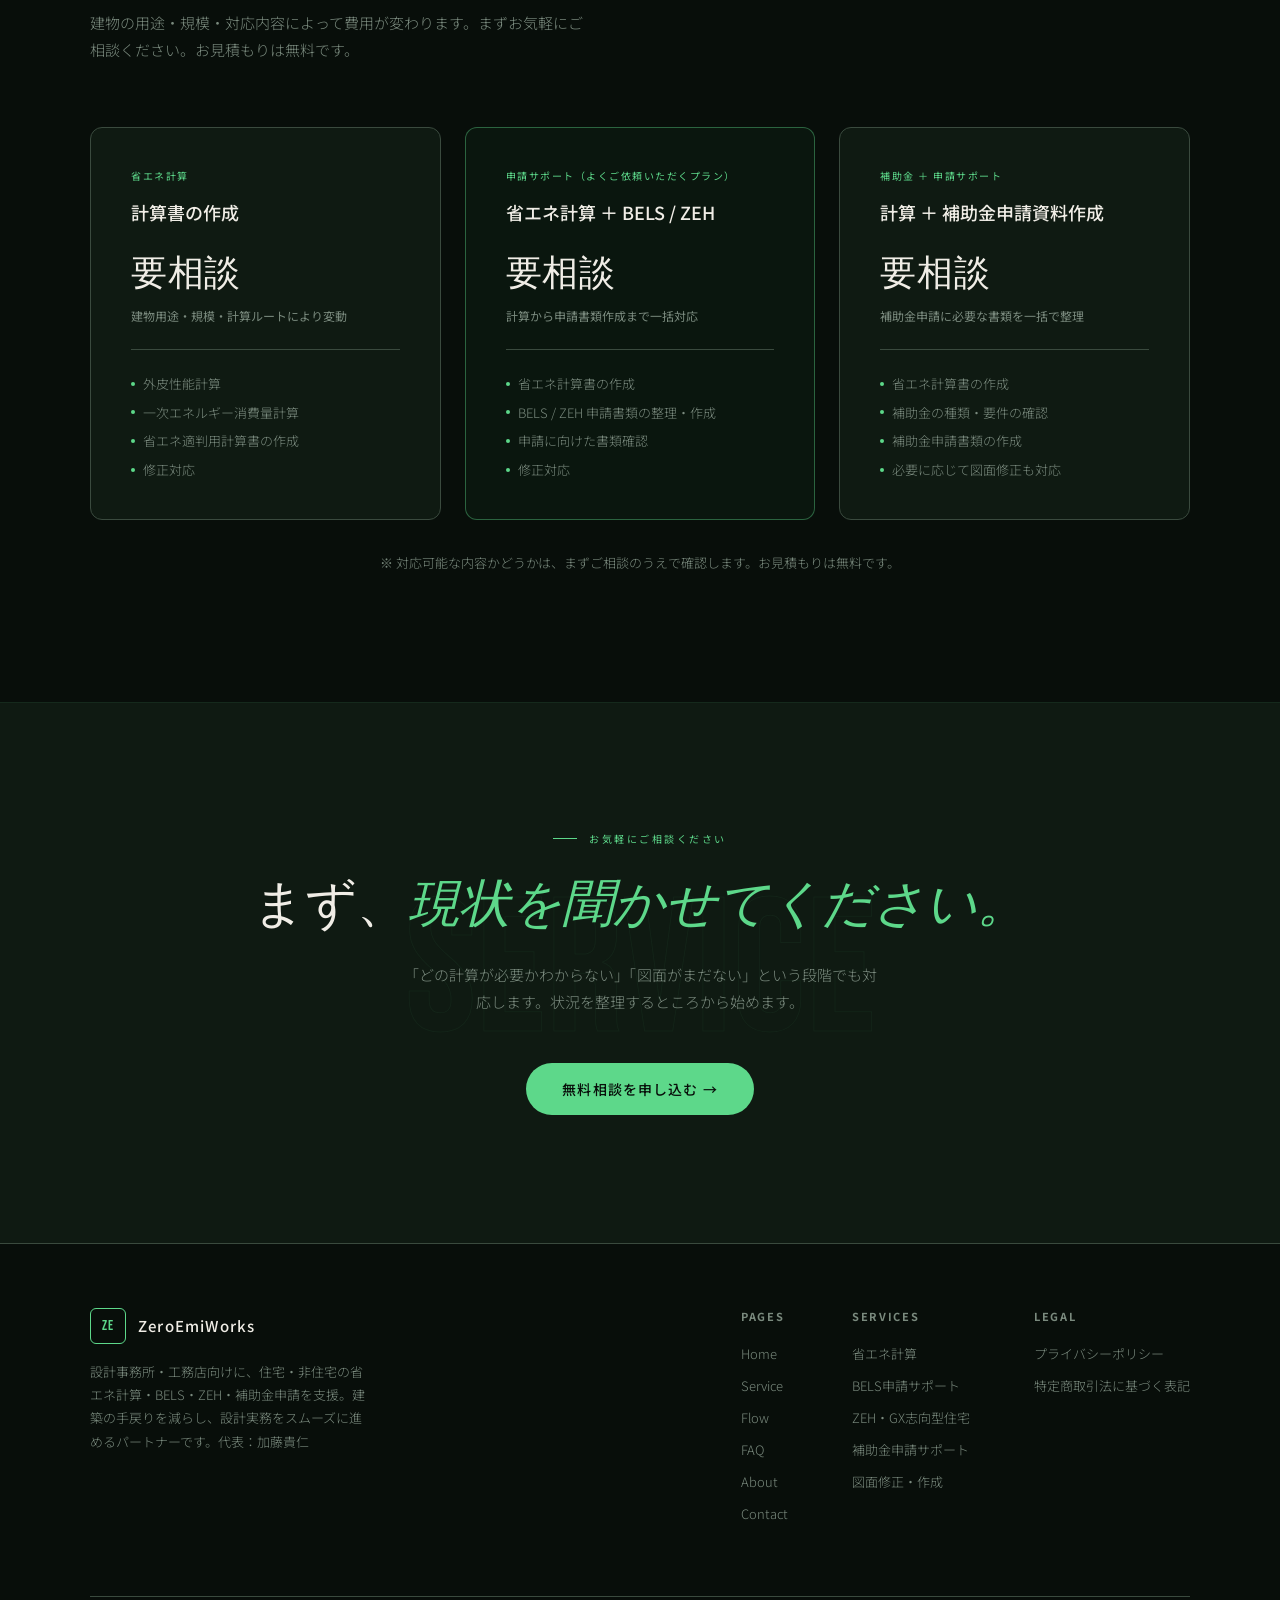
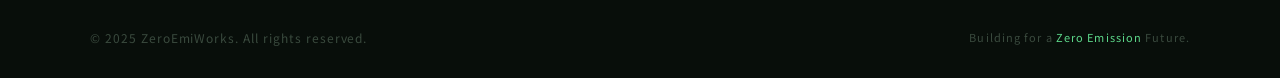
<file: service.html>
<!DOCTYPE html>
<html lang="ja">
<head>
  <meta charset="UTF-8">
  <meta name="viewport" content="width=device-width, initial-scale=1.0">
  <title>対応サービス｜省エネ計算・BELS・ZEH・長期優良住宅・補助金申請 — ZeroEmiWorks</title>
  <meta name="description" content="住宅・非住宅の省エネ計算、省エネ適判、BELS、設計性能評価、長期優良住宅、ZEH・GX志向型住宅、補助金申請資料作成、図面修正に対応。設計事務所・工務店の実務をサポートします。">
  <meta property="og:title" content="対応サービス — ZeroEmiWorks">
  <meta property="og:description" content="住宅・非住宅の省エネ計算、BELS、ZEH・GX志向型住宅、長期優良住宅、補助金申請資料作成。設計事務所・工務店の実務担当者向けサポートです。">
  <meta property="og:type" content="website">
  <meta property="og:url" content="https://zeroemiworks.com/service.html">
  <meta property="og:image" content="https://zeroemiworks.com/ogp.png">
  <meta name="twitter:card" content="summary_large_image">
  <link rel="icon" href="favicon.ico">
  <link rel="preconnect" href="https://fonts.googleapis.com">
  <link rel="preconnect" href="https://fonts.gstatic.com" crossorigin>
  <link href="https://fonts.googleapis.com/css2?family=Noto+Sans+JP:wght@300;400;500;700&family=DM+Serif+Display:ital@0;1&family=Bebas+Neue&display=swap" rel="stylesheet">
  <link rel="stylesheet" href="style.css">
</head>
<body>

<div class="cursor" id="cursor"></div>
<div class="cursor-ring" id="cursorRing"></div>

<nav id="nav">
  <a href="index.html" class="nav-logo">
    <div class="logo-mark">ZE</div>
    <span class="logo-text">ZeroEmiWorks</span>
  </a>
  <ul class="nav-links">
    <li><a href="index.html">Home</a></li>
    <li><a href="service.html">Service</a></li>
    <li><a href="flow.html">Flow</a></li>
    <li><a href="faq.html">FAQ</a></li>
    <li><a href="about.html">About</a></li>
    <li><a href="contact.html" class="nav-cta">まず相談する</a></li>
  </ul>
  <button class="nav-hamburger" id="navHamburger" aria-label="メニューを開く">
    <span></span><span></span><span></span>
  </button>
</nav>
<div class="nav-mobile-menu" id="navMobileMenu">
  <a href="index.html">Home</a>
  <a href="service.html">Service</a>
  <a href="flow.html">Flow</a>
  <a href="faq.html">FAQ</a>
  <a href="about.html">About</a>
  <a href="contact.html" class="nav-cta">まず相談する</a>
</div>

<section class="page-hero">
  <div class="page-hero-bg"></div>
  <div class="page-hero-grid"></div>
  <div class="page-hero-num">S</div>
  <div class="breadcrumb"><a href="index.html">Home</a><span class="sep">/</span><span>Service</span></div>
  <div class="page-hero-label">Services</div>
  <h1>対応している<br><em>業務一覧。</em></h1>
  <p class="page-hero-sub">省エネ計算を中心に、BELS・ZEH・長期優良住宅・補助金申請資料作成・図面修正に対応しています。住宅・非住宅どちらもご相談ください。</p>
</section>

<!-- Our Approach -->
<section class="section" style="background:var(--c-surface);border-top:1px solid rgba(93,216,138,0.08);">
  <div class="section-inner">
    <div class="overview-intro">
      <div class="reveal">
        <div class="section-eyebrow">Our Approach</div>
        <h2>制度名より、<em>価値を</em>語る。</h2>
      </div>
      <p class="reveal reveal-delay-1">「BELS申請します」ではなく「あなたの建物の市場価値を数字で証明します」——私たちは常にゴールから逆算して設計します。制度はそのための手段であり、目的は建物の未来価値を最大化することです。対応できる業務・できない業務を明確にしたうえで進めます。不明点は曖昧なまま進めず、必要な情報を整理して提示し、実務として成立する形でご提案することを大切にしています。</p>
    </div>

    <div class="service-cards reveal">

      <!-- 01 省エネ計算 -->
      <div class="service-card">
        <div class="service-card-num">01</div>
        <div>
          <div class="service-tag">Energy Calculation</div>
          <h3>省エネ計算（住宅・非住宅）</h3>
          <p>外皮性能計算（UA値・ηAC値）と一次エネルギー消費量計算に対応しています。省エネ適合判定用の計算書作成、仕様基準ルートへの対応も可能です。設計初期段階からのご相談、途中段階からの依頼どちらにも対応します。</p>
          <div class="service-features">
            <div class="service-feature">外皮性能計算（UA値・ηAC値）</div>
            <div class="service-feature">一次エネルギー消費量計算</div>
            <div class="service-feature">省エネ適判用計算書の作成</div>
            <div class="service-feature">仕様基準・計算ルートの選定サポート</div>
            <div class="service-feature">設計変更・修正への対応</div>
          </div>
        </div>
        <div class="service-card-badge">
          <div class="badge-label">対象建物</div>
          <div class="badge-value">住宅・非住宅</div>
        </div>
      </div>

      <!-- 02 BELS・各種申請 -->
      <div class="service-card">
        <div class="service-card-num">02</div>
        <div>
          <div class="service-tag">BELS / 設計性能評価 / 長期確認</div>
          <h3>BELS・各種申請サポート</h3>
          <p>BELS評価申請、設計性能評価、長期優良住宅認定など、各種申請に必要な計算書・書類の作成をサポートします。申請先の機関とのやりとりや書類の整理も、状況に応じてご支援します。</p>
          <div class="service-features">
            <div class="service-feature">BELS申請に必要な計算書・書類の作成</div>
            <div class="service-feature">設計性能評価の書類整理・サポート</div>
            <div class="service-feature">長期優良住宅関連書類の整理</div>
            <div class="service-feature">申請スケジュールの整理</div>
          </div>
        </div>
        <div class="service-card-badge">
          <div class="badge-label">対象</div>
          <div class="badge-value">住宅・非住宅</div>
        </div>
      </div>

      <!-- 03 ZEH・GX志向型住宅（住宅のみ） -->
      <div class="service-card">
        <div class="service-card-num">03</div>
        <div>
          <div class="service-tag">ZEH / GX志向型住宅</div>
          <h3>ZEH・GX志向型住宅 申請サポート</h3>
          <p>ZEH申請やGX志向型住宅に必要な省エネ計算書・資料作成を支援します。設計段階から相談可能で、必要書類の整理や申請準備をサポートします。</p>
          <div class="service-features">
            <div class="service-feature">ZEH申請用省エネ計算書の作成</div>
            <div class="service-feature">GX志向型住宅対応資料の作成</div>
            <div class="service-feature">ZEH関連申請書類の整理・補助</div>
          </div>
        </div>
        <div class="service-card-badge">
          <div class="badge-label">対象</div>
          <div class="badge-value">住宅</div>
        </div>
      </div>

      <!-- 04 補助金申請資料 -->
      <div class="service-card">
        <div class="service-card-num">04</div>
        <div>
          <div class="service-tag">Subsidy</div>
          <h3>補助金申請資料の作成</h3>
          <p>省エネ・ZEH関連補助金の申請に必要な計算書・資料の作成をサポートします。補助金の種類・対象要件の整理から、申請書類の作成まで対応します。申請先への提出手続きについては、状況に応じてご案内します。</p>
          <div class="service-features">
            <div class="service-feature">補助金の種類・要件の整理</div>
            <div class="service-feature">申請に必要な省エネ計算書の作成</div>
            <div class="service-feature">補助金申請書類の作成サポート</div>
          </div>
        </div>
        <div class="service-card-badge">
          <div class="badge-label">対応範囲</div>
          <div class="badge-value">計算〜書類作成</div>
        </div>
      </div>

      <!-- 05 図面修正 -->
      <div class="service-card">
        <div class="service-card-num">05</div>
        <div>
          <div class="service-tag">Drawing</div>
          <h3>図面修正・作成</h3>
          <p>省エネ計算・各種申請に必要な図面の修正・作成にも対応しています。「既存の図面では計算・申請できない」という場合でも、まずどのような修正が必要かをご説明したうえで進めます。</p>
          <div class="service-features">
            <div class="service-feature">省エネ計算に必要な図面の修正・補完</div>
            <div class="service-feature">申請書類に添付する図面の作成</div>
            <div class="service-feature">図面が未整備の場合の相談対応</div>
          </div>
        </div>
        <div class="service-card-badge">
          <div class="badge-label">対応</div>
          <div class="badge-value">修正・新規作成</div>
        </div>
      </div>

    </div>
  </div>
</section>

<!-- 料金 -->
<section class="section" style="background:var(--c-bg);">
  <div class="section-inner">
    <div class="pricing-header reveal">
      <div class="section-eyebrow">Pricing</div>
      <h2>料金について</h2>
      <p>建物の用途・規模・対応内容によって費用が変わります。まずお気軽にご相談ください。お見積もりは無料です。</p>
    </div>
    <div class="pricing-grid">
      <div class="pricing-card reveal">
        <div class="pricing-tag">省エネ計算</div>
        <h3>計算書の作成</h3>
        <div class="price">要相談</div>
        <div class="price-note">建物用途・規模・計算ルートにより変動</div>
        <div class="pricing-divider"></div>
        <ul class="pricing-features">
          <li>外皮性能計算</li>
          <li>一次エネルギー消費量計算</li>
          <li>省エネ適判用計算書の作成</li>
          <li>修正対応</li>
        </ul>
      </div>
      <div class="pricing-card featured reveal reveal-delay-1">
        <div class="pricing-tag">申請サポート（よくご依頼いただくプラン）</div>
        <h3>省エネ計算 ＋ BELS / ZEH</h3>
        <div class="price">要相談</div>
        <div class="price-note">計算から申請書類作成まで一括対応</div>
        <div class="pricing-divider"></div>
        <ul class="pricing-features">
          <li>省エネ計算書の作成</li>
          <li>BELS / ZEH 申請書類の整理・作成</li>
          <li>申請に向けた書類確認</li>
          <li>修正対応</li>
        </ul>
      </div>
      <div class="pricing-card reveal reveal-delay-2">
        <div class="pricing-tag">補助金 ＋ 申請サポート</div>
        <h3>計算 ＋ 補助金申請資料作成</h3>
        <div class="price">要相談</div>
        <div class="price-note">補助金申請に必要な書類を一括で整理</div>
        <div class="pricing-divider"></div>
        <ul class="pricing-features">
          <li>省エネ計算書の作成</li>
          <li>補助金の種類・要件の確認</li>
          <li>補助金申請書類の作成</li>
          <li>必要に応じて図面修正も対応</li>
        </ul>
      </div>
    </div>
    <p class="pricing-note reveal">※ 対応可能な内容かどうかは、まずご相談のうえで確認します。お見積もりは無料です。</p>
  </div>
</section>

<section class="page-cta on-surface">
  <div class="page-cta-bg">SERVICE</div>
  <div class="page-cta-inner">
    <div class="section-eyebrow" style="justify-content:center;">お気軽にご相談ください</div>
    <h2>まず、<em>現状を聞かせてください。</em></h2>
    <p>「どの計算が必要かわからない」「図面がまだない」という段階でも対応します。状況を整理するところから始めます。</p>
    <a href="contact.html" class="btn-primary">無料相談を申し込む →</a>
  </div>
</section>

<footer>
  <div class="footer-inner">
    <div class="footer-top">
      <div class="footer-brand">
        <a href="index.html" class="nav-logo"><div class="logo-mark">ZE</div><span class="logo-text">ZeroEmiWorks</span></a>
        <p>設計事務所・工務店向けに、住宅・非住宅の省エネ計算・BELS・ZEH・補助金申請を支援。建築の手戻りを減らし、設計実務をスムーズに進めるパートナーです。代表：加藤貴仁</p>
      </div>
      <div class="footer-links-grid">
        <div class="footer-col"><h4>Pages</h4><ul><li><a href="index.html">Home</a></li><li><a href="service.html">Service</a></li><li><a href="flow.html">Flow</a></li><li><a href="faq.html">FAQ</a></li><li><a href="about.html">About</a></li><li><a href="contact.html">Contact</a></li></ul></div>
        <div class="footer-col"><h4>Services</h4><ul><li><a href="service.html">省エネ計算</a></li><li><a href="service.html">BELS申請サポート</a></li><li><a href="service.html">ZEH・GX志向型住宅</a></li><li><a href="service.html">補助金申請サポート</a></li><li><a href="service.html">図面修正・作成</a></li></ul></div>
        <div class="footer-col"><h4>Legal</h4><ul><li><a href="privacy.html">プライバシーポリシー</a></li><li><a href="law.html">特定商取引法に基づく表記</a></li></ul></div>
      </div>
    </div>
    <div class="footer-bottom">
      <span class="footer-copy">© 2025 ZeroEmiWorks. All rights reserved.</span>
      <span class="footer-accent">Building for a <span>Zero Emission</span> Future.</span>
    </div>
  </div>
</footer>
<script src="script.js"></script>
</body>
</html>
</file>
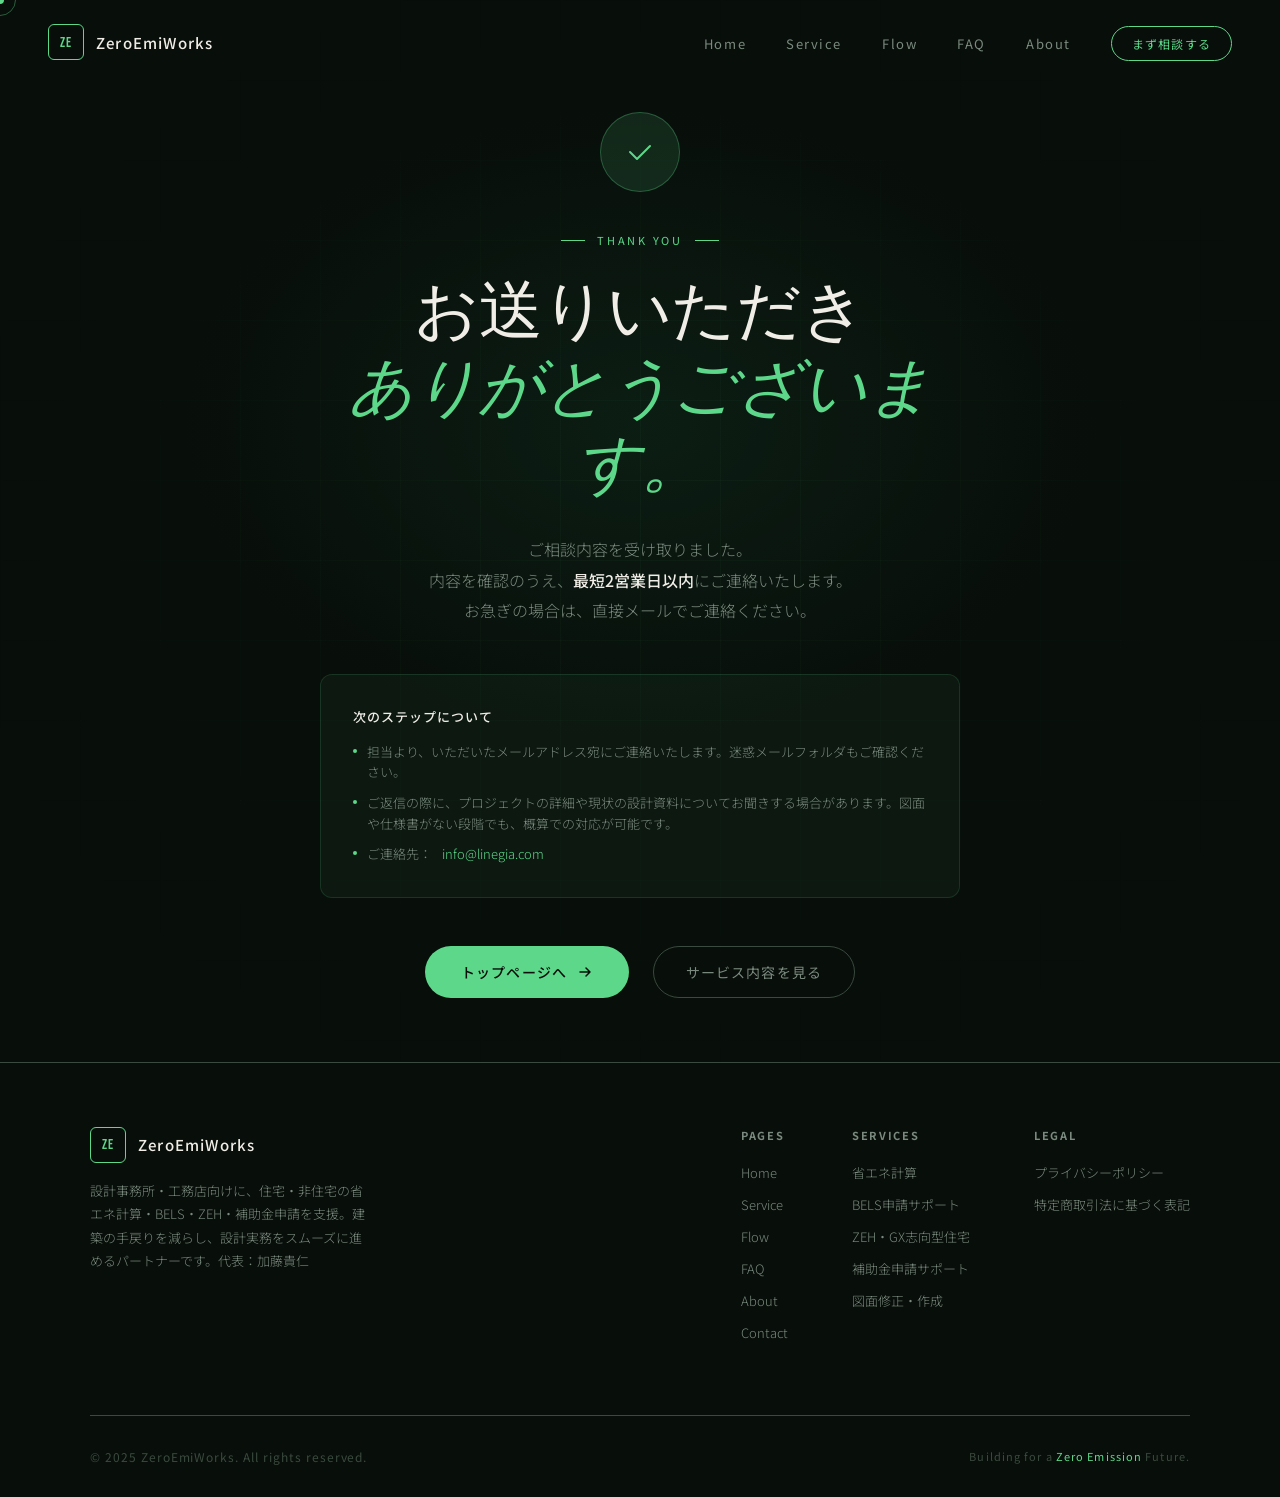
<file: thanks.html>
<!DOCTYPE html>
<html lang="ja">
<head>
  <meta charset="UTF-8">
  <meta name="viewport" content="width=device-width, initial-scale=1.0">
  <title>お送りいただきありがとうございます — ZeroEmiWorks</title>
  <meta name="description" content="お問い合わせを受け付けました。最短2営業日以内にご連絡いたします。">
  <meta name="robots" content="noindex, nofollow">
  <link rel="preconnect" href="https://fonts.googleapis.com">
  <link rel="preconnect" href="https://fonts.gstatic.com" crossorigin>
  <link href="https://fonts.googleapis.com/css2?family=Noto+Sans+JP:wght@300;400;500;700&family=DM+Serif+Display:ital@0;1&family=Bebas+Neue&display=swap" rel="stylesheet">
  <link rel="stylesheet" href="style.css">
  <style>
    .thanks-hero {
      min-height: 100vh;
      display: flex;
      flex-direction: column;
      justify-content: center;
      align-items: center;
      text-align: center;
      padding: 7rem 2rem 4rem;
      position: relative;
      overflow: hidden;
    }
    .thanks-bg {
      position: absolute; inset: 0;
      background:
        radial-gradient(ellipse 60% 50% at 50% 40%, rgba(26,92,58,0.2) 0%, transparent 60%),
        var(--c-bg);
    }
    .thanks-grid {
      position: absolute; inset: 0;
      background-image:
        linear-gradient(rgba(93,216,138,0.04) 1px, transparent 1px),
        linear-gradient(90deg, rgba(93,216,138,0.04) 1px, transparent 1px);
      background-size: 80px 80px;
      -webkit-mask-image: radial-gradient(ellipse 80% 80% at 50% 50%, black 0%, transparent 70%);
      mask-image: radial-gradient(ellipse 80% 80% at 50% 50%, black 0%, transparent 70%);
    }
    .thanks-inner {
      position: relative;
      z-index: 2;
      max-width: 640px;
    }
    .thanks-check {
      width: 80px;
      height: 80px;
      background: rgba(93,216,138,0.12);
      border: 1px solid rgba(93,216,138,0.3);
      border-radius: 50%;
      display: flex;
      align-items: center;
      justify-content: center;
      margin: 0 auto 2.5rem;
      opacity: 0;
      animation: fadeUp 0.7s ease 0.2s forwards;
    }
    .thanks-label {
      font-size: 11px;
      letter-spacing: 0.25em;
      color: var(--c-accent);
      text-transform: uppercase;
      margin-bottom: 1.5rem;
      display: flex;
      align-items: center;
      justify-content: center;
      gap: 12px;
      opacity: 0;
      animation: fadeUp 0.8s ease 0.4s forwards;
    }
    .thanks-label::before, .thanks-label::after {
      content: '';
      display: block;
      width: 24px;
      height: 1px;
      background: var(--c-accent);
    }
    .thanks-headline {
      font-family: var(--font-serif);
      font-size: clamp(36px, 5vw, 64px);
      font-weight: 300;
      line-height: 1.2;
      letter-spacing: -0.02em;
      margin-bottom: 2rem;
      opacity: 0;
      animation: fadeUp 0.9s ease 0.5s forwards;
    }
    .thanks-headline em {
      font-style: italic;
      color: var(--c-accent);
    }
    .thanks-body {
      font-size: 16px;
      color: var(--c-muted);
      line-height: 1.9;
      font-weight: 300;
      margin-bottom: 3rem;
      opacity: 0;
      animation: fadeUp 0.9s ease 0.7s forwards;
    }
    .thanks-info-box {
      background: rgba(93,216,138,0.05);
      border: 1px solid rgba(93,216,138,0.15);
      border-radius: 12px;
      padding: 2rem;
      margin-bottom: 3rem;
      text-align: left;
      opacity: 0;
      animation: fadeUp 0.9s ease 0.9s forwards;
    }
    .thanks-info-box h3 {
      font-size: 13px;
      font-weight: 500;
      letter-spacing: 0.08em;
      margin-bottom: 1rem;
      color: var(--c-text);
    }
    .thanks-info-list {
      list-style: none;
      display: flex;
      flex-direction: column;
      gap: 0.6rem;
    }
    .thanks-info-list li {
      font-size: 13px;
      color: var(--c-muted);
      font-weight: 300;
      display: flex;
      align-items: flex-start;
      gap: 10px;
      line-height: 1.6;
    }
    .thanks-info-list li::before {
      content: '';
      display: block;
      width: 4px;
      height: 4px;
      background: var(--c-accent);
      border-radius: 50%;
      flex-shrink: 0;
      margin-top: 7px;
    }
    .thanks-actions {
      display: flex;
      justify-content: center;
      gap: 1.5rem;
      flex-wrap: wrap;
      opacity: 0;
      animation: fadeUp 0.9s ease 1.1s forwards;
    }
  </style>
  <meta property="og:title" content="お送りいただきありがとうございます — ZeroEmiWorks">
  <meta property="og:description" content="お問い合わせを受け付けました。最短2営業日以内にご連絡いたします。">
  <meta property="og:type" content="website">
  <meta property="og:url" content="https://zeroemiworks.com/thanks.html">
  <meta property="og:image" content="https://zeroemiworks.com/ogp.png">
  <meta name="twitter:card" content="summary_large_image">
</head>
<body>

<div class="cursor" id="cursor"></div>
<div class="cursor-ring" id="cursorRing"></div>

<nav id="nav">
  <a href="index.html" class="nav-logo"><div class="logo-mark">ZE</div><span class="logo-text">ZeroEmiWorks</span></a>
  <ul class="nav-links">
    <li><a href="index.html">Home</a></li>
    <li><a href="service.html">Service</a></li>
    <li><a href="flow.html">Flow</a></li>
    <li><a href="faq.html">FAQ</a></li>
    <li><a href="about.html">About</a></li>
    <li><a href="contact.html" class="nav-cta">まず相談する</a></li>
  </ul>
  <button class="nav-hamburger" id="navHamburger" aria-label="メニューを開く"><span></span><span></span><span></span></button>
</nav>
<div class="nav-mobile-menu" id="navMobileMenu">
  <a href="index.html">Home</a><a href="service.html">Service</a><a href="flow.html">Flow</a><a href="faq.html">FAQ</a><a href="about.html">About</a><a href="contact.html" class="nav-cta">まず相談する</a>
</div>

<section class="thanks-hero">
  <div class="thanks-bg"></div>
  <div class="thanks-grid"></div>

  <div class="thanks-inner">
    <div class="thanks-check">
      <svg width="36" height="36" viewBox="0 0 36 36" fill="none">
        <path d="M8 18l7 7 13-13" stroke="#5dd88a" stroke-width="2" stroke-linecap="round" stroke-linejoin="round"/>
      </svg>
    </div>

    <div class="thanks-label">Thank You</div>

    <h1 class="thanks-headline">
      お送りいただき<br>
      <em>ありがとうございます。</em>
    </h1>

    <p class="thanks-body">
      ご相談内容を受け取りました。<br>
      内容を確認のうえ、<strong style="color:var(--c-text);font-weight:500;">最短2営業日以内</strong>にご連絡いたします。<br>
      お急ぎの場合は、直接メールでご連絡ください。
    </p>

    <div class="thanks-info-box">
      <h3>次のステップについて</h3>
      <ul class="thanks-info-list">
        <li>担当より、いただいたメールアドレス宛にご連絡いたします。迷惑メールフォルダもご確認ください。</li>
        <li>ご返信の際に、プロジェクトの詳細や現状の設計資料についてお聞きする場合があります。図面や仕様書がない段階でも、概算での対応が可能です。</li>
        <li>ご連絡先：<a href="mailto:info@linegia.com" style="color:var(--c-accent);text-decoration:none;">info@linegia.com</a></li>
      </ul>
    </div>

    <div class="thanks-actions">
      <a href="index.html" class="btn-primary">
        トップページへ
        <svg width="16" height="16" viewBox="0 0 16 16" fill="none"><path d="M3 8h10M9 4l4 4-4 4" stroke="currentColor" stroke-width="1.5" stroke-linecap="round" stroke-linejoin="round"/></svg>
      </a>
      <a href="service.html" class="btn-outline">サービス内容を見る</a>
    </div>
  </div>
</section>

<!-- フッター -->
<footer>
  <div class="footer-inner">
    <div class="footer-top">
      <div class="footer-brand">
        <a href="index.html" class="nav-logo"><div class="logo-mark">ZE</div><span class="logo-text">ZeroEmiWorks</span></a>
        <p>設計事務所・工務店向けに、住宅・非住宅の省エネ計算・BELS・ZEH・補助金申請を支援。建築の手戻りを減らし、設計実務をスムーズに進めるパートナーです。代表：加藤貴仁</p>
      </div>
      <div class="footer-links-grid">
        <div class="footer-col"><h4>Pages</h4><ul><li><a href="index.html">Home</a></li><li><a href="service.html">Service</a></li><li><a href="flow.html">Flow</a></li><li><a href="faq.html">FAQ</a></li><li><a href="about.html">About</a></li><li><a href="contact.html">Contact</a></li></ul></div>
        <div class="footer-col"><h4>Services</h4><ul><li><a href="service.html">省エネ計算</a></li><li><a href="service.html">BELS申請サポート</a></li><li><a href="service.html">ZEH・GX志向型住宅</a></li><li><a href="service.html">補助金申請サポート</a></li><li><a href="service.html">図面修正・作成</a></li></ul></div>
        <div class="footer-col"><h4>Legal</h4><ul><li><a href="privacy.html">プライバシーポリシー</a></li><li><a href="law.html">特定商取引法に基づく表記</a></li></ul></div>
      </div>
    </div>
    <div class="footer-bottom">
      <span class="footer-copy">© 2025 ZeroEmiWorks. All rights reserved.</span>
      <span class="footer-accent">Building for a <span>Zero Emission</span> Future.</span>
    </div>
  </div>
</footer>

<script src="script.js"></script>
</body>
</html>
</file>
<file: style.css>
/* ============================================================
   ZeroEmiWorks — style.css  (Netlify直置き版)
   全ページ共通スタイルシート
   ============================================================ */

/* ---------- Reset & Base ---------- */
*, *::before, *::after { box-sizing: border-box; margin: 0; padding: 0; }

:root {
  --c-bg: #080e0a;
  --c-surface: #0f1a12;
  --c-green: #1a5c3a;
  --c-green-mid: #2d7a52;
  --c-accent: #5dd88a;
  --c-sage: #8aab90;
  --c-paper: #f2efe8;
  --c-warm: #e8e2d5;
  --c-text: #f0ede6;
  --c-muted: #7a8a7e;
  --c-dim: #3a4a3e;
  --font-serif: 'DM Serif Display', 'Noto Serif JP', serif;
  --font-sans: 'Noto Sans JP', sans-serif;
  --font-display: 'Bebas Neue', sans-serif;
}

html { scroll-behavior: smooth; }

body {
  font-family: var(--font-sans);
  background: var(--c-bg);
  color: var(--c-text);
  overflow-x: hidden;
  cursor: none;
}

/* ---------- Custom Cursor ---------- */
.cursor {
  position: fixed;
  width: 8px;
  height: 8px;
  background: var(--c-accent);
  border-radius: 50%;
  pointer-events: none;
  z-index: 9999;
  transition: transform 0.15s ease, opacity 0.3s;
  transform: translate(-50%, -50%);
}
.cursor-ring {
  position: fixed;
  width: 32px;
  height: 32px;
  border: 1px solid rgba(93,216,138,0.4);
  border-radius: 50%;
  pointer-events: none;
  z-index: 9998;
  transition: transform 0.35s ease, width 0.3s, height 0.3s, border-color 0.3s;
  transform: translate(-50%, -50%);
}

/* ---------- Navigation ---------- */
nav {
  position: fixed;
  top: 0; left: 0; right: 0;
  z-index: 100;
  padding: 1.5rem 3rem;
  display: flex;
  align-items: center;
  justify-content: space-between;
  transition: background 0.5s, backdrop-filter 0.5s;
}
nav.scrolled {
  background: rgba(8,14,10,0.85);
  backdrop-filter: blur(16px);
  border-bottom: 1px solid rgba(93,216,138,0.1);
}
.nav-logo {
  display: flex;
  align-items: center;
  gap: 12px;
  text-decoration: none;
}
.logo-mark {
  width: 36px; height: 36px;
  border: 1px solid var(--c-accent);
  border-radius: 6px;
  display: flex; align-items: center; justify-content: center;
  font-family: var(--font-display);
  font-size: 14px;
  color: var(--c-accent);
  letter-spacing: 0.05em;
  flex-shrink: 0;
}
.logo-text {
  font-weight: 500;
  font-size: 15px;
  color: var(--c-text);
  letter-spacing: 0.08em;
}
.nav-links {
  display: flex;
  align-items: center;
  gap: 2.5rem;
  list-style: none;
}
.nav-links a {
  color: var(--c-muted);
  text-decoration: none;
  font-size: 13px;
  letter-spacing: 0.12em;
  font-weight: 400;
  transition: color 0.2s;
}
.nav-links a:hover,
.nav-links a.active { color: var(--c-text); }
.nav-cta {
  background: transparent;
  border: 1px solid var(--c-accent) !important;
  color: var(--c-accent) !important;
  padding: 8px 20px;
  border-radius: 100px;
  font-size: 12px !important;
  letter-spacing: 0.1em !important;
  transition: background 0.2s, color 0.2s !important;
}
.nav-cta:hover {
  background: var(--c-accent) !important;
  color: var(--c-bg) !important;
}

/* Hamburger */
.nav-hamburger {
  display: none;
  flex-direction: column;
  justify-content: center;
  gap: 5px;
  width: 36px; height: 36px;
  cursor: pointer;
  background: none;
  border: none;
  padding: 4px;
  z-index: 200;
}
.nav-hamburger span {
  display: block;
  width: 100%; height: 1px;
  background: var(--c-text);
  transition: transform 0.3s, opacity 0.3s;
}
.nav-hamburger.open span:nth-child(1) { transform: translateY(6px) rotate(45deg); }
.nav-hamburger.open span:nth-child(2) { opacity: 0; }
.nav-hamburger.open span:nth-child(3) { transform: translateY(-6px) rotate(-45deg); }

.nav-mobile-menu {
  display: none;
  position: fixed;
  inset: 0;
  background: rgba(8,14,10,0.97);
  backdrop-filter: blur(20px);
  z-index: 150;
  flex-direction: column;
  align-items: center;
  justify-content: center;
  gap: 2rem;
}
.nav-mobile-menu.open { display: flex; }
.nav-mobile-menu a {
  color: var(--c-text);
  text-decoration: none;
  font-size: 24px;
  font-family: var(--font-serif);
  font-weight: 300;
  letter-spacing: 0.05em;
  transition: color 0.2s;
}
.nav-mobile-menu a:hover { color: var(--c-accent); }
.nav-mobile-menu .nav-cta {
  font-size: 14px !important;
  padding: 12px 32px;
  margin-top: 1rem;
}

/* ---------- Section Base ---------- */
.section { padding: 8rem 3rem; position: relative; }
.section-inner { max-width: 1100px; margin: 0 auto; }

.section-eyebrow {
  font-size: 10px;
  letter-spacing: 0.25em;
  color: var(--c-accent);
  text-transform: uppercase;
  margin-bottom: 1.5rem;
  display: flex;
  align-items: center;
  gap: 12px;
}
.section-eyebrow::before {
  content: '';
  display: block;
  width: 24px; height: 1px;
  background: var(--c-accent);
}

/* ---------- Buttons ---------- */
.btn-primary {
  display: inline-flex;
  align-items: center;
  gap: 10px;
  background: var(--c-accent);
  color: var(--c-bg);
  padding: 16px 36px;
  border-radius: 100px;
  font-size: 14px;
  font-weight: 500;
  letter-spacing: 0.08em;
  text-decoration: none;
  transition: background 0.2s, transform 0.2s;
  font-family: var(--font-sans);
  border: none;
  cursor: pointer;
}
.btn-primary:hover { background: #7aeaa6; transform: translateY(-2px); }
.btn-primary svg { transition: transform 0.2s; }
.btn-primary:hover svg { transform: translateX(4px); }

.btn-outline {
  display: inline-flex;
  align-items: center;
  gap: 8px;
  border: 1px solid var(--c-dim);
  color: var(--c-muted);
  padding: 15px 32px;
  border-radius: 100px;
  font-size: 14px;
  letter-spacing: 0.08em;
  text-decoration: none;
  transition: border-color 0.2s, color 0.2s;
  font-family: var(--font-sans);
}
.btn-outline:hover { border-color: var(--c-muted); color: var(--c-text); }

.btn-ghost {
  display: inline-flex;
  align-items: center;
  gap: 8px;
  color: var(--c-muted);
  font-size: 13px;
  letter-spacing: 0.1em;
  text-decoration: none;
  transition: color 0.2s;
}
.btn-ghost:hover { color: var(--c-text); }

.link-more {
  color: var(--c-accent);
  text-decoration: none;
  font-size: 13px;
  letter-spacing: 0.1em;
  display: flex;
  align-items: center;
  gap: 8px;
  transition: gap 0.2s;
}
.link-more:hover { gap: 14px; }

/* ---------- Breadcrumb ---------- */
.breadcrumb {
  font-size: 11px;
  letter-spacing: 0.2em;
  color: var(--c-muted);
  text-transform: uppercase;
  margin-bottom: 2rem;
  display: flex;
  align-items: center;
  gap: 8px;
  position: relative; z-index: 2;
}
.breadcrumb a { color: var(--c-muted); text-decoration: none; transition: color 0.2s; }
.breadcrumb a:hover { color: var(--c-accent); }
.breadcrumb .sep { color: var(--c-dim); }

/* ---------- Page Hero (サブページ共通) ---------- */
.page-hero {
  min-height: 70vh;
  display: flex;
  flex-direction: column;
  justify-content: flex-end;
  padding: 0 3rem 6rem;
  position: relative;
  overflow: hidden;
}
.page-hero-bg {
  position: absolute; inset: 0;
  background:
    radial-gradient(ellipse 60% 50% at 80% 20%, rgba(26,92,58,0.3) 0%, transparent 60%),
    radial-gradient(ellipse 40% 50% at 5% 90%, rgba(93,216,138,0.06) 0%, transparent 50%),
    var(--c-bg);
}
.page-hero-grid {
  position: absolute; inset: 0;
  background-image:
    linear-gradient(rgba(93,216,138,0.04) 1px, transparent 1px),
    linear-gradient(90deg, rgba(93,216,138,0.04) 1px, transparent 1px);
  background-size: 80px 80px;
  -webkit-mask-image: radial-gradient(ellipse 80% 80% at 50% 50%, black 0%, transparent 70%);
  mask-image: radial-gradient(ellipse 80% 80% at 50% 50%, black 0%, transparent 70%);
}
.page-hero-num {
  position: absolute;
  right: 3rem; bottom: -2rem;
  font-family: var(--font-display);
  font-size: clamp(160px, 22vw, 300px);
  color: transparent;
  -webkit-text-stroke: 1px rgba(93,216,138,0.06);
  line-height: 1;
  user-select: none;
}
.page-hero-label {
  position: relative; z-index: 2;
  font-size: 11px;
  letter-spacing: 0.25em;
  color: var(--c-accent);
  text-transform: uppercase;
  margin-bottom: 1.5rem;
  display: flex; align-items: center; gap: 12px;
  opacity: 0; animation: fadeUp 0.8s ease 0.2s forwards;
}
.page-hero-label::before {
  content: ''; display: block;
  width: 24px; height: 1px;
  background: var(--c-accent);
}
.page-hero h1 {
  position: relative; z-index: 2;
  font-family: var(--font-serif);
  font-size: clamp(44px, 7vw, 90px);
  font-weight: 300;
  line-height: 1.1;
  letter-spacing: -0.02em;
  opacity: 0; animation: fadeUp 0.9s ease 0.4s forwards;
}
.page-hero h1 em { font-style: italic; color: var(--c-accent); }
.page-hero-sub {
  position: relative; z-index: 2;
  font-size: 16px;
  color: var(--c-muted);
  font-weight: 300;
  line-height: 1.9;
  max-width: 520px;
  margin-top: 2rem;
  opacity: 0; animation: fadeUp 0.9s ease 0.6s forwards;
}

/* ---------- Footer ---------- */
footer {
  background: var(--c-bg);
  border-top: 1px solid var(--c-dim);
  padding: 4rem 3rem 2rem;
}
.footer-inner { max-width: 1100px; margin: 0 auto; }
.footer-top {
  display: flex;
  justify-content: space-between;
  align-items: flex-start;
  margin-bottom: 4rem;
}
.footer-brand p {
  font-size: 13px;
  color: var(--c-muted);
  line-height: 1.8;
  max-width: 280px;
  margin-top: 1rem;
  font-weight: 300;
}
.footer-links-grid { display: flex; gap: 4rem; }
.footer-col h4 {
  font-size: 11px;
  letter-spacing: 0.15em;
  color: var(--c-muted);
  text-transform: uppercase;
  margin-bottom: 1rem;
}
.footer-col ul { list-style: none; }
.footer-col ul li { margin-bottom: 0.5rem; }
.footer-col ul a {
  color: var(--c-muted);
  text-decoration: none;
  font-size: 13px;
  font-weight: 300;
  transition: color 0.2s;
}
.footer-col ul a:hover { color: var(--c-text); }
.footer-bottom {
  border-top: 1px solid var(--c-dim);
  padding-top: 2rem;
  display: flex;
  justify-content: space-between;
  align-items: center;
}
.footer-copy { font-size: 12px; color: var(--c-dim); letter-spacing: 0.08em; }
.footer-accent { font-size: 11px; color: var(--c-dim); letter-spacing: 0.1em; }
.footer-accent span { color: var(--c-accent); }

/* ---------- Animations ---------- */
@keyframes fadeUp {
  from { opacity: 0; transform: translateY(24px); }
  to   { opacity: 1; transform: translateY(0); }
}
@keyframes scrollPulse {
  0%, 100% { opacity: 0.3; }
  50%       { opacity: 1; }
}

.reveal {
  opacity: 0;
  transform: translateY(32px);
  transition: opacity 0.7s ease, transform 0.7s ease;
}
.reveal.visible { opacity: 1; transform: translateY(0); }
.reveal-delay-1 { transition-delay: 0.1s; }
.reveal-delay-2 { transition-delay: 0.2s; }
.reveal-delay-3 { transition-delay: 0.3s; }
.reveal-delay-4 { transition-delay: 0.4s; }

/* ============================================================
   INDEX PAGE
   ============================================================ */

.hero {
  position: relative;
  min-height: 100vh;
  display: flex;
  flex-direction: column;
  justify-content: center;
  overflow: hidden;
  padding: 0 3rem;
}
.hero-bg {
  position: absolute; inset: 0;
  background:
    radial-gradient(ellipse 60% 50% at 70% 40%, rgba(26,92,58,0.25) 0%, transparent 60%),
    radial-gradient(ellipse 40% 60% at 10% 80%, rgba(93,216,138,0.06) 0%, transparent 50%),
    var(--c-bg);
}
.hero-grid {
  position: absolute; inset: 0;
  background-image:
    linear-gradient(rgba(93,216,138,0.04) 1px, transparent 1px),
    linear-gradient(90deg, rgba(93,216,138,0.04) 1px, transparent 1px);
  background-size: 80px 80px;
  -webkit-mask-image: radial-gradient(ellipse 80% 80% at 50% 50%, black 0%, transparent 70%);
  mask-image: radial-gradient(ellipse 80% 80% at 50% 50%, black 0%, transparent 70%);
}
.hero-number {
  position: absolute;
  right: 3rem; top: 50%;
  transform: translateY(-50%);
  font-family: var(--font-display);
  font-size: clamp(200px, 25vw, 360px);
  color: transparent;
  -webkit-text-stroke: 1px rgba(93,216,138,0.08);
  line-height: 1;
  user-select: none;
  letter-spacing: -0.02em;
}
.hero-content { position: relative; z-index: 2; max-width: 900px; }
.hero-label {
  font-size: 11px;
  letter-spacing: 0.25em;
  color: var(--c-accent);
  text-transform: uppercase;
  margin-bottom: 2rem;
  opacity: 0; animation: fadeUp 0.8s ease 0.3s forwards;
  display: flex; align-items: center; gap: 12px;
}
.hero-label::before { content: ''; display: block; width: 32px; height: 1px; background: var(--c-accent); }
.hero-headline {
  font-family: var(--font-serif);
  font-size: clamp(52px, 7vw, 96px);
  font-weight: 300;
  line-height: 1.1;
  letter-spacing: -0.02em;
  margin-bottom: 2rem;
  opacity: 0; animation: fadeUp 0.9s ease 0.5s forwards;
}
.hero-headline .accent-word { color: var(--c-accent); font-style: italic; }
.hero-headline .line2 {
  display: block;
  font-size: clamp(40px, 5.5vw, 72px);
  color: var(--c-muted);
  font-weight: 300;
  margin-top: 0.3em;
}
.hero-body {
  font-size: 16px;
  line-height: 1.9;
  color: var(--c-muted);
  font-weight: 300;
  max-width: 480px;
  margin-bottom: 3rem;
  opacity: 0; animation: fadeUp 0.9s ease 0.7s forwards;
}
.hero-actions {
  display: flex; align-items: center; gap: 2rem;
  opacity: 0; animation: fadeUp 0.9s ease 0.9s forwards;
}
.hero-scroll {
  position: absolute;
  bottom: 3rem; left: 3rem;
  display: flex; align-items: center; gap: 12px;
  opacity: 0; animation: fadeUp 0.9s ease 1.2s forwards;
}
.scroll-line {
  width: 1px; height: 48px;
  background: linear-gradient(to bottom, var(--c-accent), transparent);
  animation: scrollPulse 2s ease-in-out infinite;
}
.scroll-text {
  font-size: 10px;
  letter-spacing: 0.2em;
  color: var(--c-muted);
  text-transform: uppercase;
  writing-mode: vertical-rl;
}
.hero-stats {
  position: absolute;
  bottom: 3rem; right: 3rem;
  display: flex; gap: 3rem;
  opacity: 0; animation: fadeUp 0.9s ease 1.1s forwards;
}
.stat-item { text-align: right; }
.stat-num { font-family: var(--font-display); font-size: 36px; color: var(--c-text); letter-spacing: 0.02em; line-height: 1; }
.stat-unit { font-size: 16px; color: var(--c-accent); }
.stat-label { font-size: 11px; color: var(--c-muted); letter-spacing: 0.1em; margin-top: 4px; }

/* Problem */
.problem-section {
  background: var(--c-surface);
  border-top: 1px solid rgba(93,216,138,0.08);
  border-bottom: 1px solid rgba(93,216,138,0.08);
}
.problem-grid { display: grid; grid-template-columns: 1fr 1fr; gap: 6rem; align-items: center; }
.problem-text h2 { font-family: var(--font-serif); font-size: clamp(36px, 4vw, 54px); font-weight: 300; line-height: 1.25; letter-spacing: -0.01em; margin-bottom: 2rem; }
.problem-text h2 em { font-style: italic; color: var(--c-accent); }
.problem-text p { font-size: 16px; line-height: 1.9; color: var(--c-muted); font-weight: 300; margin-bottom: 1rem; }
.stat-big { background: rgba(93,216,138,0.05); border: 1px solid rgba(93,216,138,0.15); border-radius: 16px; padding: 2.5rem; text-align: center; }
.stat-big-num { font-family: var(--font-display); font-size: clamp(72px, 10vw, 120px); color: var(--c-accent); line-height: 1; letter-spacing: 0.02em; }
.stat-big-unit { font-size: 28px; color: var(--c-sage); }
.stat-big-label { font-size: 14px; color: var(--c-muted); margin-top: 1rem; line-height: 1.7; font-weight: 300; }
.stat-big-sub { font-size: 12px; color: var(--c-dim); margin-top: 0.5rem; }

/* Vision */
.vision-section { background: var(--c-bg); }
.vision-quote { border-left: 2px solid var(--c-accent); padding-left: 3rem; margin: 3rem 0; }
.vision-quote blockquote { font-family: var(--font-serif); font-size: clamp(24px, 3vw, 38px); font-weight: 300; line-height: 1.5; color: var(--c-text); letter-spacing: -0.01em; }
.vision-quote cite { display: block; font-size: 13px; color: var(--c-muted); font-style: normal; margin-top: 1.5rem; letter-spacing: 0.08em; }
.vision-pillars { display: grid; grid-template-columns: repeat(3, 1fr); gap: 1.5rem; margin-top: 4rem; }
.pillar { padding: 2rem; border: 1px solid var(--c-dim); border-radius: 12px; transition: border-color 0.3s, background 0.3s; }
.pillar:hover { border-color: rgba(93,216,138,0.3); background: rgba(93,216,138,0.03); }
.pillar-icon { width: 40px; height: 40px; margin-bottom: 1.5rem; opacity: 0.7; }
.pillar h3 { font-size: 16px; font-weight: 500; margin-bottom: 0.75rem; letter-spacing: 0.02em; }
.pillar p { font-size: 13px; color: var(--c-muted); line-height: 1.8; font-weight: 300; }

/* TOP Service */
.top-service-section { background: var(--c-surface); border-top: 1px solid rgba(93,216,138,0.08); }
.service-header { display: grid; grid-template-columns: 1fr 1fr; gap: 4rem; margin-bottom: 5rem; align-items: end; }
.service-header h2 { font-family: var(--font-serif); font-size: clamp(36px, 4vw, 52px); font-weight: 300; line-height: 1.2; }
.service-header p { font-size: 15px; color: var(--c-muted); line-height: 1.9; font-weight: 300; }
.services-list { display: grid; grid-template-columns: 1fr 1fr; gap: 1px; background: var(--c-dim); border: 1px solid var(--c-dim); border-radius: 16px; overflow: hidden; }
.service-item { background: var(--c-surface); padding: 2.5rem; display: flex; gap: 1.5rem; align-items: flex-start; transition: background 0.2s; }
.service-item:hover { background: rgba(93,216,138,0.04); }
.service-num { font-family: var(--font-display); font-size: 48px; color: rgba(93,216,138,0.2); line-height: 1; letter-spacing: 0.02em; flex-shrink: 0; width: 56px; }
.service-tag { font-size: 10px; letter-spacing: 0.15em; color: var(--c-accent); text-transform: uppercase; margin-bottom: 0.5rem; }
.service-name { font-size: 18px; font-weight: 500; margin-bottom: 0.5rem; letter-spacing: 0.02em; }
.service-desc { font-size: 13px; color: var(--c-muted); line-height: 1.8; font-weight: 300; }
.service-item.wide { grid-column: span 2; }

/* Process */
.process-section { background: var(--c-bg); }
.process-header h2 { font-family: var(--font-serif); font-size: clamp(36px, 4vw, 52px); font-weight: 300; margin-bottom: 1rem; }
.process-header p { font-size: 15px; color: var(--c-muted); font-weight: 300; max-width: 500px; line-height: 1.8; }
.process-steps { display: grid; grid-template-columns: repeat(5, 1fr); margin-top: 4rem; position: relative; }
.process-steps::before { content: ''; position: absolute; top: 32px; left: 10%; right: 10%; height: 1px; background: linear-gradient(to right, transparent, var(--c-dim), var(--c-dim), transparent); }
.step { display: flex; flex-direction: column; align-items: center; text-align: center; gap: 1rem; padding: 0 1rem; position: relative; z-index: 1; }
.step-circle { width: 64px; height: 64px; border: 1px solid var(--c-dim); border-radius: 50%; display: flex; align-items: center; justify-content: center; background: var(--c-bg); font-family: var(--font-display); font-size: 22px; color: var(--c-muted); letter-spacing: 0.05em; transition: border-color 0.3s, color 0.3s; }
.step:hover .step-circle { border-color: var(--c-accent); color: var(--c-accent); }
.step h4 { font-size: 13px; font-weight: 500; letter-spacing: 0.05em; }
.step p { font-size: 12px; color: var(--c-muted); line-height: 1.7; font-weight: 300; }

/* Knowledge */
.knowledge-section { background: var(--c-surface); border-top: 1px solid rgba(93,216,138,0.08); }
.knowledge-header { display: flex; justify-content: space-between; align-items: flex-end; margin-bottom: 3rem; }
.knowledge-header h2 { font-family: var(--font-serif); font-size: clamp(32px, 3.5vw, 44px); font-weight: 300; }
.articles-grid { display: grid; grid-template-columns: repeat(3, 1fr); gap: 1.5rem; }
.article-card { background: var(--c-bg); border: 1px solid var(--c-dim); border-radius: 12px; padding: 2rem; text-decoration: none; color: var(--c-text); transition: border-color 0.3s, transform 0.2s; display: flex; flex-direction: column; gap: 1rem; }
.article-card:hover { border-color: rgba(93,216,138,0.3); transform: translateY(-4px); }
.article-tag { display: inline-block; font-size: 10px; letter-spacing: 0.12em; color: var(--c-accent); border: 1px solid rgba(93,216,138,0.3); padding: 3px 10px; border-radius: 100px; text-transform: uppercase; align-self: flex-start; }
.article-title { font-size: 15px; font-weight: 500; line-height: 1.6; letter-spacing: 0.02em; flex: 1; }
.article-desc { font-size: 13px; line-height: 1.8; color: var(--c-muted); font-weight: 300; }
.article-meta { font-size: 12px; color: var(--c-muted); display: flex; justify-content: space-between; }

/* About (TOP) */
.about-section { background: var(--c-bg); }
.about-grid { display: grid; grid-template-columns: 1fr 1fr; gap: 6rem; align-items: center; }
.about-image-wrap { position: relative; }
.about-image-box { width: 100%; aspect-ratio: 4/5; background: var(--c-surface); border: 1px solid var(--c-dim); border-radius: 16px; display: flex; align-items: center; justify-content: center; overflow: hidden; position: relative; }
.about-image-box img { width: 100%; height: 100%; object-fit: cover; }
.about-image-placeholder { font-size: 80px; opacity: 0.1; }
.about-image-overlay { position: absolute; bottom: 0; left: 0; right: 0; padding: 2rem; background: linear-gradient(to top, rgba(8,14,10,0.9) 0%, transparent 100%); }
.about-image-caption { font-size: 12px; color: var(--c-muted); letter-spacing: 0.1em; }
.about-accent-tag { position: absolute; top: -1rem; right: -1rem; background: var(--c-accent); color: var(--c-bg); font-size: 11px; font-weight: 700; letter-spacing: 0.1em; padding: 8px 16px; border-radius: 100px; text-transform: uppercase; }
.about-text h2 { font-family: var(--font-serif); font-size: clamp(32px, 3.5vw, 46px); font-weight: 300; line-height: 1.3; margin-bottom: 2rem; }
.about-text p { font-size: 15px; color: var(--c-muted); line-height: 1.9; font-weight: 300; margin-bottom: 1.5rem; }
.about-credentials { display: flex; flex-direction: column; gap: 0.5rem; margin-top: 2rem; }
.credential { display: flex; align-items: center; gap: 12px; font-size: 13px; color: var(--c-sage); }
.credential::before { content: ''; display: block; width: 4px; height: 4px; background: var(--c-accent); border-radius: 50%; flex-shrink: 0; }

/* CTA */
.cta-section { background: var(--c-surface); border-top: 1px solid rgba(93,216,138,0.08); text-align: center; padding: 8rem 3rem; position: relative; overflow: hidden; }
.cta-bg-text { position: absolute; top: 50%; left: 50%; transform: translate(-50%, -50%); font-family: var(--font-display); font-size: clamp(80px, 15vw, 200px); color: transparent; -webkit-text-stroke: 1px rgba(93,216,138,0.05); white-space: nowrap; user-select: none; letter-spacing: 0.05em; pointer-events: none; }
.cta-inner { position: relative; z-index: 1; }
.cta-section h2 { font-family: var(--font-serif); font-size: clamp(36px, 5vw, 64px); font-weight: 300; line-height: 1.2; margin-bottom: 1.5rem; }
.cta-section h2 em { font-style: italic; color: var(--c-accent); }
.cta-section p { font-size: 16px; color: var(--c-muted); max-width: 500px; margin: 0 auto 3rem; line-height: 1.8; font-weight: 300; }
.cta-buttons { display: flex; justify-content: center; align-items: center; gap: 1.5rem; flex-wrap: wrap; }
.cta-note { margin-top: 2rem; font-size: 12px; color: var(--c-dim); letter-spacing: 0.08em; }

/* Page CTA */
.page-cta { text-align: center; padding: 8rem 3rem; position: relative; overflow: hidden; }
.page-cta.on-surface { background: var(--c-surface); border-top: 1px solid rgba(93,216,138,0.08); }
.page-cta.on-bg { background: var(--c-bg); border-top: 1px solid rgba(93,216,138,0.08); }
.page-cta-bg { position: absolute; top: 50%; left: 50%; transform: translate(-50%, -50%); font-family: var(--font-display); font-size: clamp(80px, 15vw, 200px); color: transparent; -webkit-text-stroke: 1px rgba(93,216,138,0.05); white-space: nowrap; user-select: none; pointer-events: none; }
.page-cta-inner { position: relative; z-index: 1; }
.page-cta h2 { font-family: var(--font-serif); font-size: clamp(32px, 4vw, 52px); font-weight: 300; line-height: 1.3; margin-bottom: 1.5rem; }
.page-cta h2 em { font-style: italic; color: var(--c-accent); }
.page-cta p { font-size: 15px; color: var(--c-muted); max-width: 480px; margin: 0 auto 3rem; line-height: 1.8; font-weight: 300; }

/* ============================================================
   SERVICE PAGE
   ============================================================ */
.overview-intro { display: grid; grid-template-columns: 1fr 1fr; gap: 6rem; align-items: center; margin-bottom: 6rem; }
.overview-intro h2 { font-family: var(--font-serif); font-size: clamp(36px, 4vw, 52px); font-weight: 300; line-height: 1.2; }
.overview-intro h2 em { font-style: italic; color: var(--c-accent); }
.overview-intro p { font-size: 15px; color: var(--c-muted); line-height: 1.9; font-weight: 300; }

.service-cards { display: flex; flex-direction: column; gap: 2px; background: var(--c-dim); border: 1px solid var(--c-dim); border-radius: 16px; overflow: hidden; margin-bottom: 3rem; }
.service-card { background: var(--c-surface); padding: 3.5rem; display: grid; grid-template-columns: 60px 1fr auto; gap: 2.5rem; align-items: start; transition: background 0.3s; }
.service-card:hover { background: rgba(93,216,138,0.03); }
.service-card-num { font-family: var(--font-display); font-size: 56px; color: rgba(93,216,138,0.2); line-height: 1; letter-spacing: 0.02em; }
.service-card h3 { font-size: 22px; font-weight: 500; margin-bottom: 1rem; letter-spacing: 0.02em; }
.service-card p { font-size: 14px; color: var(--c-muted); line-height: 1.9; font-weight: 300; margin-bottom: 1.5rem; }
.service-features { display: flex; flex-direction: column; gap: 0.4rem; }
.service-feature { font-size: 13px; color: var(--c-sage); display: flex; align-items: center; gap: 8px; }
.service-feature::before { content: ''; display: block; width: 4px; height: 4px; background: var(--c-accent); border-radius: 50%; flex-shrink: 0; }
.service-card-badge { background: rgba(93,216,138,0.08); border: 1px solid rgba(93,216,138,0.2); border-radius: 8px; padding: 1rem 1.5rem; text-align: center; white-space: nowrap; align-self: start; flex-shrink: 0; }
.badge-label { font-size: 10px; letter-spacing: 0.12em; color: var(--c-muted); text-transform: uppercase; margin-bottom: 0.3rem; }
.badge-value { font-size: 14px; font-weight: 500; color: var(--c-accent); }

.pricing-header h2 { font-family: var(--font-serif); font-size: clamp(36px, 4vw, 52px); font-weight: 300; line-height: 1.2; margin-bottom: 1rem; }
.pricing-header p { font-size: 15px; color: var(--c-muted); font-weight: 300; max-width: 500px; line-height: 1.8; margin-bottom: 4rem; }
.pricing-grid { display: grid; grid-template-columns: repeat(3, 1fr); gap: 1.5rem; }
.pricing-card { background: var(--c-surface); border: 1px solid var(--c-dim); border-radius: 12px; padding: 2.5rem; transition: border-color 0.3s, transform 0.2s; }
.pricing-card:hover { border-color: rgba(93,216,138,0.3); transform: translateY(-4px); }
.pricing-card.featured { border-color: rgba(93,216,138,0.4); background: rgba(93,216,138,0.04); }
.pricing-tag { font-size: 10px; letter-spacing: 0.15em; color: var(--c-accent); text-transform: uppercase; margin-bottom: 1rem; }
.pricing-card h3 { font-size: 18px; font-weight: 500; margin-bottom: 0.5rem; }
.pricing-card .price { font-family: var(--font-display); font-size: 36px; color: var(--c-text); margin: 1.5rem 0 0.5rem; letter-spacing: 0.02em; }
.pricing-card .price-note { font-size: 12px; color: var(--c-muted); margin-bottom: 1.5rem; line-height: 1.6; }
.pricing-divider { height: 1px; background: var(--c-dim); margin-bottom: 1.5rem; }
.pricing-features { list-style: none; display: flex; flex-direction: column; gap: 0.6rem; }
.pricing-features li { font-size: 13px; color: var(--c-muted); display: flex; align-items: center; gap: 8px; font-weight: 300; }
.pricing-features li::before { content: ''; display: block; width: 4px; height: 4px; background: var(--c-accent); border-radius: 50%; flex-shrink: 0; }
.pricing-note { margin-top: 2rem; font-size: 13px; color: var(--c-muted); text-align: center; line-height: 1.7; font-weight: 300; }

/* ============================================================
   FLOW PAGE
   ============================================================ */
.flow-steps-full { display: flex; flex-direction: column; }
.flow-step-item { display: grid; grid-template-columns: 120px 1fr; gap: 3rem; padding: 3.5rem 0; border-bottom: 1px solid var(--c-dim); align-items: start; }
.flow-step-item:last-child { border-bottom: none; }
.flow-step-left { display: flex; flex-direction: column; align-items: center; gap: 1rem; }
.flow-step-num { font-family: var(--font-display); font-size: 56px; color: rgba(93,216,138,0.2); line-height: 1; letter-spacing: 0.02em; }
.flow-step-circle { width: 64px; height: 64px; border: 1px solid rgba(93,216,138,0.3); border-radius: 50%; display: flex; align-items: center; justify-content: center; background: rgba(93,216,138,0.05); }
.flow-step-circle svg { width: 24px; height: 24px; }
.flow-step-tag { font-size: 10px; letter-spacing: 0.15em; color: var(--c-accent); text-transform: uppercase; margin-bottom: 0.75rem; }
.flow-step-right h3 { font-size: 24px; font-weight: 500; margin-bottom: 1rem; letter-spacing: 0.02em; }
.flow-step-right p { font-size: 14px; color: var(--c-muted); line-height: 1.9; font-weight: 300; margin-bottom: 1.5rem; }
.flow-step-details { display: flex; flex-wrap: wrap; gap: 0.5rem; }
.flow-detail-tag { font-size: 12px; color: var(--c-sage); border: 1px solid var(--c-dim); padding: 4px 14px; border-radius: 100px; }
.flow-period-box { background: rgba(93,216,138,0.05); border: 1px solid rgba(93,216,138,0.15); border-radius: 12px; padding: 2rem; margin-top: 4rem; text-align: center; }
.flow-period-box h3 { font-size: 16px; font-weight: 500; margin-bottom: 0.5rem; }
.flow-period-box p { font-size: 14px; color: var(--c-muted); line-height: 1.7; font-weight: 300; }

/* ============================================================
   FAQ PAGE
   ============================================================ */
.faq-categories { display: flex; gap: 0.75rem; flex-wrap: wrap; margin-bottom: 3rem; }
.faq-cat-btn { background: transparent; border: 1px solid var(--c-dim); color: var(--c-muted); padding: 7px 18px; border-radius: 100px; font-size: 12px; letter-spacing: 0.08em; cursor: pointer; transition: all 0.2s; font-family: var(--font-sans); }
.faq-cat-btn:hover, .faq-cat-btn.active { background: var(--c-accent); border-color: var(--c-accent); color: var(--c-bg); }

.faq-list { display: flex; flex-direction: column; border: 1px solid var(--c-dim); border-radius: 12px; overflow: hidden; }
.faq-item { background: var(--c-bg); border-bottom: 1px solid var(--c-dim); }
.faq-item:last-child { border-bottom: none; }
.faq-q { display: flex; justify-content: space-between; align-items: center; padding: 1.75rem 2rem; cursor: pointer; transition: background 0.2s; gap: 1rem; }
.faq-q:hover { background: rgba(93,216,138,0.03); }
.faq-q span { font-size: 15px; font-weight: 500; line-height: 1.5; }
.faq-icon { width: 24px; height: 24px; border: 1px solid var(--c-dim); border-radius: 50%; display: flex; align-items: center; justify-content: center; flex-shrink: 0; color: var(--c-accent); font-size: 16px; transition: transform 0.3s, background 0.2s; line-height: 1; }
.faq-item.open .faq-icon { transform: rotate(45deg); background: rgba(93,216,138,0.1); }
.faq-a { max-height: 0; overflow: hidden; transition: max-height 0.4s ease; }
.faq-item.open .faq-a { max-height: 400px; }
.faq-a-inner { padding: 0 2rem 1.75rem; font-size: 14px; color: var(--c-muted); line-height: 1.9; font-weight: 300; }

/* Glossary */
.glossary-grid { display: grid; grid-template-columns: 1fr 1fr; gap: 1px; background: var(--c-dim); border: 1px solid var(--c-dim); border-radius: 12px; overflow: hidden; }
.glossary-item { background: var(--c-surface); padding: 2rem; transition: background 0.2s; }
.glossary-item:hover { background: rgba(93,216,138,0.03); }
.glossary-term { font-size: 18px; font-weight: 500; color: var(--c-accent); margin-bottom: 0.25rem; letter-spacing: 0.02em; }
.glossary-term-jp { font-size: 12px; color: var(--c-muted); margin-bottom: 0.75rem; letter-spacing: 0.05em; }
.glossary-def { font-size: 13px; color: var(--c-muted); line-height: 1.8; font-weight: 300; }

/* ============================================================
   ABOUT PAGE
   ============================================================ */
.about-fullhero { min-height: 100vh; display: flex; flex-direction: column; justify-content: center; padding: 7rem 3rem 4rem; position: relative; overflow: hidden; }
.about-fullhero-bg { position: absolute; inset: 0; background: radial-gradient(ellipse 50% 70% at 70% 30%, rgba(26,92,58,0.25) 0%, transparent 60%), radial-gradient(ellipse 40% 40% at 10% 80%, rgba(93,216,138,0.06) 0%, transparent 50%), var(--c-bg); }
.about-fullhero-grid { position: absolute; inset: 0; background-image: linear-gradient(rgba(93,216,138,0.04) 1px, transparent 1px), linear-gradient(90deg, rgba(93,216,138,0.04) 1px, transparent 1px); background-size: 80px 80px; -webkit-mask-image: radial-gradient(ellipse 80% 80% at 50% 50%, black 0%, transparent 70%); mask-image: radial-gradient(ellipse 80% 80% at 50% 50%, black 0%, transparent 70%); }
.about-hero-grid { display: grid; grid-template-columns: 1fr 1fr; gap: 6rem; align-items: center; max-width: 1100px; margin: 0 auto; width: 100%; position: relative; z-index: 2; }
.portrait-wrap { position: relative; }
.portrait-frame { width: 100%; aspect-ratio: 4/5; background: var(--c-surface); border: 1px solid var(--c-dim); border-radius: 20px; display: flex; align-items: center; justify-content: center; overflow: hidden; position: relative; }
.portrait-frame img { width: 100%; height: 100%; object-fit: cover; }
.portrait-placeholder { font-size: 80px; opacity: 0.08; display: flex; align-items: center; justify-content: center; width: 100%; height: 100%; color: var(--c-muted); }
.portrait-overlay { position: absolute; bottom: 0; left: 0; right: 0; padding: 2.5rem; background: linear-gradient(to top, rgba(8,14,10,0.95) 0%, transparent 100%); }
.portrait-name { font-size: 20px; font-weight: 500; margin-bottom: 0.25rem; }
.portrait-title { font-size: 13px; color: var(--c-muted); letter-spacing: 0.08em; }
.portrait-badge { position: absolute; top: -12px; right: 1.5rem; background: var(--c-accent); color: var(--c-bg); font-size: 11px; font-weight: 700; letter-spacing: 0.08em; padding: 7px 16px; border-radius: 100px; }

.story-body { display: flex; flex-direction: column; gap: 1.5rem; max-width: 760px; }
.story-body p { font-size: 16px; color: var(--c-muted); line-height: 2; font-weight: 300; }
.story-body p strong { color: var(--c-text); font-weight: 500; }
.story-highlight { font-size: 18px; font-family: var(--font-serif); color: var(--c-text); font-weight: 300; line-height: 1.7; border-left: 2px solid var(--c-accent); padding-left: 2rem; margin: 1rem 0; }

.cred-grid { display: grid; grid-template-columns: 1fr 1fr; gap: 1.5rem; margin-bottom: 3rem; }
.cred-card { background: var(--c-surface); border: 1px solid var(--c-dim); border-radius: 12px; padding: 2rem; transition: border-color 0.3s; }
.cred-card:hover { border-color: rgba(93,216,138,0.3); }
.cred-icon { width: 40px; height: 40px; margin-bottom: 1.25rem; display: flex; align-items: center; justify-content: center; background: rgba(93,216,138,0.08); border-radius: 8px; }
.cred-card h3 { font-size: 16px; font-weight: 500; margin-bottom: 0.5rem; }
.cred-card p { font-size: 13px; color: var(--c-muted); line-height: 1.7; font-weight: 300; }
.expertise-list { display: grid; grid-template-columns: repeat(3, 1fr); gap: 1rem; }
.expertise-item { background: rgba(93,216,138,0.05); border: 1px solid rgba(93,216,138,0.15); border-radius: 8px; padding: 1.25rem; text-align: center; }
.expertise-item span { font-size: 13px; color: var(--c-accent); font-weight: 500; letter-spacing: 0.05em; }

.philosophy-quotes { display: grid; grid-template-columns: repeat(3, 1fr); gap: 2rem; }
.philosophy-quote { padding: 2.5rem; background: var(--c-bg); border: 1px solid var(--c-dim); border-radius: 12px; transition: border-color 0.3s; }
.philosophy-quote:hover { border-color: rgba(93,216,138,0.3); }
.quote-num { font-family: var(--font-display); font-size: 48px; color: rgba(93,216,138,0.15); line-height: 1; margin-bottom: 1rem; }
.philosophy-quote blockquote { font-family: var(--font-serif); font-size: 17px; font-weight: 300; line-height: 1.6; color: var(--c-text); margin-bottom: 1rem; }
.philosophy-quote p { font-size: 12px; color: var(--c-muted); line-height: 1.7; font-weight: 300; }

.company-table { width: 100%; border-collapse: collapse; }
.company-table tr { border-bottom: 1px solid var(--c-dim); }
.company-table th { font-size: 12px; letter-spacing: 0.1em; color: var(--c-muted); font-weight: 500; text-transform: uppercase; padding: 1.25rem 2rem 1.25rem 0; text-align: left; width: 180px; vertical-align: top; }
.company-table td { font-size: 14px; color: var(--c-text); padding: 1.25rem 0; line-height: 1.8; font-weight: 300; }

/* ============================================================
   CONTACT PAGE
   ============================================================ */
.contact-layout { display: grid; grid-template-columns: 1fr 1.5fr; gap: 6rem; align-items: start; }
.contact-info-col h2 { font-family: var(--font-serif); font-size: clamp(28px, 3vw, 40px); font-weight: 300; line-height: 1.3; margin-bottom: 1.5rem; }
.contact-info-col h2 em { font-style: italic; color: var(--c-accent); }
.contact-info-col > p { font-size: 14px; color: var(--c-muted); line-height: 1.9; font-weight: 300; margin-bottom: 2.5rem; }
.contact-methods { display: flex; flex-direction: column; gap: 1rem; margin-bottom: 3rem; }
.method-card { display: flex; align-items: center; gap: 1rem; background: var(--c-bg); border: 1px solid var(--c-dim); border-radius: 10px; padding: 1.25rem 1.5rem; text-decoration: none; color: var(--c-text); transition: border-color 0.2s; }
.method-card:hover { border-color: rgba(93,216,138,0.3); }
.method-icon { width: 36px; height: 36px; background: rgba(93,216,138,0.1); border-radius: 8px; display: flex; align-items: center; justify-content: center; flex-shrink: 0; }
.method-label { font-size: 11px; letter-spacing: 0.1em; color: var(--c-muted); text-transform: uppercase; margin-bottom: 2px; }
.method-value { font-size: 14px; font-weight: 500; }
.contact-promise { background: rgba(93,216,138,0.05); border: 1px solid rgba(93,216,138,0.15); border-radius: 10px; padding: 1.5rem; }
.promise-title { font-size: 12px; letter-spacing: 0.1em; color: var(--c-accent); text-transform: uppercase; margin-bottom: 0.75rem; }
.promise-list { list-style: none; display: flex; flex-direction: column; gap: 0.5rem; }
.promise-list li { font-size: 13px; color: var(--c-muted); font-weight: 300; display: flex; align-items: center; gap: 8px; }
.promise-list li::before { content: ''; display: block; width: 4px; height: 4px; background: var(--c-accent); border-radius: 50%; flex-shrink: 0; }

.form-header { margin-bottom: 2.5rem; }
.form-header h3 { font-size: 18px; font-weight: 500; margin-bottom: 0.5rem; }
.form-header p { font-size: 13px; color: var(--c-muted); font-weight: 300; line-height: 1.7; }
.form-group { margin-bottom: 1.5rem; }
.form-row { display: grid; grid-template-columns: 1fr 1fr; gap: 1rem; }
label { display: block; font-size: 11px; letter-spacing: 0.12em; color: var(--c-muted); text-transform: uppercase; margin-bottom: 0.5rem; }
label .req { color: var(--c-accent); margin-left: 3px; }
input[type=text], input[type=email], input[type=tel], select, textarea {
  width: 100%;
  background: var(--c-bg);
  border: 1px solid var(--c-dim);
  border-radius: 8px;
  padding: 14px 16px;
  font-size: 14px;
  color: var(--c-text);
  font-family: var(--font-sans);
  transition: border-color 0.2s;
  outline: none;
  -webkit-appearance: none;
  appearance: none;
}
input:focus, select:focus, textarea:focus { border-color: var(--c-accent); }
input::placeholder, textarea::placeholder { color: var(--c-dim); }
select {
  cursor: pointer;
  background-image: url("data:image/svg+xml,%3Csvg width='12' height='8' viewBox='0 0 12 8' fill='none' xmlns='http://www.w3.org/2000/svg'%3E%3Cpath d='M1 1l5 5 5-5' stroke='%237a8a7e' stroke-width='1.5' stroke-linecap='round' stroke-linejoin='round'/%3E%3C/svg%3E");
  background-repeat: no-repeat;
  background-position: right 16px center;
  padding-right: 40px;
}
textarea { min-height: 140px; resize: vertical; line-height: 1.7; }
.radio-group { display: flex; flex-wrap: wrap; gap: 0.75rem; }
.radio-option { display: flex; align-items: center; gap: 6px; }
.radio-option input[type=radio] { width: auto; accent-color: var(--c-accent); cursor: pointer; }
.radio-option span { font-size: 13px; color: var(--c-muted); }
.form-note { font-size: 12px; color: var(--c-dim); line-height: 1.7; margin-bottom: 2rem; font-weight: 300; }
.btn-submit { width: 100%; background: var(--c-accent); color: var(--c-bg); border: none; border-radius: 100px; padding: 18px; font-size: 15px; font-weight: 700; letter-spacing: 0.08em; cursor: pointer; font-family: var(--font-sans); transition: background 0.2s, transform 0.2s; display: flex; align-items: center; justify-content: center; gap: 10px; }
.btn-submit:hover { background: #7aeaa6; transform: translateY(-2px); }
.form-privacy { font-size: 11px; color: var(--c-dim); text-align: center; margin-top: 1rem; font-weight: 300; }
.form-privacy a { color: var(--c-muted); text-decoration: none; border-bottom: 1px solid var(--c-dim); }

.thanks-state { display: none; text-align: center; padding: 4rem 2rem; }
.thanks-state.visible { display: block; }
.thanks-icon { width: 64px; height: 64px; background: rgba(93,216,138,0.15); border-radius: 50%; display: flex; align-items: center; justify-content: center; margin: 0 auto 2rem; }
.thanks-state h3 { font-family: var(--font-serif); font-size: 28px; font-weight: 300; margin-bottom: 1rem; }
.thanks-state p { font-size: 14px; color: var(--c-muted); line-height: 1.9; font-weight: 300; }

.access-grid { display: grid; grid-template-columns: repeat(3, 1fr); gap: 1.5rem; }
.access-card { background: var(--c-surface); border: 1px solid var(--c-dim); border-radius: 10px; padding: 2rem; }
.access-label { font-size: 10px; letter-spacing: 0.15em; color: var(--c-accent); text-transform: uppercase; margin-bottom: 0.75rem; }
.access-card h3 { font-size: 15px; font-weight: 500; margin-bottom: 0.5rem; }
.access-card p { font-size: 13px; color: var(--c-muted); line-height: 1.7; font-weight: 300; }

/* ============================================================
   RESPONSIVE
   ============================================================ */
@media (max-width: 900px) {
  .service-card { grid-template-columns: 60px 1fr; }
  .service-card-badge { grid-column: 2; }
  .overview-intro { grid-template-columns: 1fr; gap: 2rem; }
  .about-hero-grid { grid-template-columns: 1fr; gap: 3rem; }
  .philosophy-quotes { grid-template-columns: 1fr; }
  .contact-layout { grid-template-columns: 1fr; gap: 3rem; }
  .expertise-list { grid-template-columns: 1fr 1fr; }
  .glossary-grid { grid-template-columns: 1fr; }
}

@media (max-width: 768px) {
  nav { padding: 1.2rem 1.5rem; }
  .nav-links { display: none; }
  .nav-hamburger { display: flex; }

  .hero { padding: 0 1.5rem; }
  .hero-number { display: none; }
  .hero-stats { display: none; }
  .hero-scroll { left: 1.5rem; }

  .section { padding: 5rem 1.5rem; }
  .page-hero { padding: 0 1.5rem 4rem; min-height: 55vh; }
  .page-hero-num { display: none; }

  .problem-grid,
  .about-grid,
  .service-header,
  .about-hero-grid { grid-template-columns: 1fr; gap: 3rem; }

  .vision-pillars,
  .services-list { grid-template-columns: 1fr; }
  .service-item.wide { grid-column: span 1; }

  .process-steps { grid-template-columns: 1fr; }
  .process-steps::before { display: none; }

  .articles-grid,
  .pricing-grid,
  .cred-grid,
  .access-grid { grid-template-columns: 1fr; }

  .expertise-list { grid-template-columns: 1fr 1fr; }

  .flow-step-item { grid-template-columns: 1fr; gap: 1.5rem; }
  .flow-step-left { flex-direction: row; align-items: center; }

  .footer-top { flex-direction: column; gap: 3rem; }
  .footer-links-grid { flex-direction: column; gap: 2rem; }
  .footer-bottom { flex-direction: column; gap: 0.5rem; text-align: center; }

  .cta-section,
  .page-cta { padding: 5rem 1.5rem; }
  .knowledge-header { flex-direction: column; align-items: flex-start; gap: 1rem; }
  .article-title { font-size: 14px; line-height: 1.7; }
  .article-desc { font-size: 12px; line-height: 1.75; }

  .service-card { grid-template-columns: 1fr; padding: 2rem; }
  .form-row { grid-template-columns: 1fr; }
  .contact-layout { grid-template-columns: 1fr; }

  .about-fullhero { padding: 7rem 1.5rem 4rem; min-height: auto; }
  .philosophy-quotes { grid-template-columns: 1fr; }
}
/* ============================================================
   ZeroEmiWorks — style.css 追記分
   以下を既存の style.css の末尾にそのまま貼り付けてください
   ============================================================ */

/* ---------- Contact バッジ帯 ---------- */
.contact-badge-item {
  display: flex;
  align-items: center;
  gap: 6px;
  font-size: 12px;
  color: var(--c-sage);
  letter-spacing: 0.04em;
  white-space: nowrap;
}

/* ---------- thanks.html カーソル修正 ---------- */
.btn-submit {
  cursor: pointer;
}
.faq-q {
  cursor: pointer;
}
.faq-cat-btn {
  cursor: pointer;
}

/* ---------- 法務ページ テーブルレスポンシブ ---------- */
@media (max-width: 600px) {
  .law-table th {
    display: block;
    width: auto;
    white-space: normal;
    font-size: 11px;
    letter-spacing: 0.12em;
    text-transform: uppercase;
    color: var(--c-accent);
    padding: 1.25rem 0 0.25rem;
    border-bottom: none;
  }
  .law-table td {
    display: block;
    padding: 0 0 1.25rem;
  }
  .law-table tr {
    border-bottom: 1px solid var(--c-dim);
  }
}

/* ---------- Contact バッジ帯 モバイル ---------- */
@media (max-width: 768px) {
  .contact-badge-item {
    font-size: 11px;
  }
}

/* ============================================================
   BLOG PAGE
   ============================================================ */
.blog-intro {
  max-width: 760px;
}
.blog-intro h2 {
  font-family: var(--font-serif);
  font-size: clamp(34px, 4vw, 48px);
  font-weight: 300;
  line-height: 1.3;
  margin-bottom: 1rem;
}
.blog-intro p {
  font-size: 15px;
  color: var(--c-muted);
  line-height: 1.9;
  font-weight: 300;
}

.blog-article-wrap {
  max-width: 980px;
  margin: 0 auto;
}
.blog-article-header {
  margin-bottom: 3rem;
}
.blog-article-header h1 {
  font-family: var(--font-serif);
  font-size: clamp(34px, 4.5vw, 56px);
  font-weight: 300;
  line-height: 1.3;
  margin-bottom: 1.25rem;
}
.blog-lead {
  font-size: 16px;
  color: var(--c-muted);
  line-height: 1.9;
  font-weight: 300;
  max-width: 760px;
}

.blog-layout {
  display: grid;
  grid-template-columns: 280px 1fr;
  gap: 2rem;
  align-items: start;
}
.blog-toc {
  background: var(--c-surface);
  border: 1px solid var(--c-dim);
  border-radius: 12px;
  padding: 1.5rem;
  position: sticky;
  top: 110px;
}
.blog-toc h2 {
  font-size: 12px;
  letter-spacing: 0.12em;
  color: var(--c-accent);
  text-transform: uppercase;
  margin-bottom: 1rem;
}
.blog-toc ul {
  list-style: none;
  display: flex;
  flex-direction: column;
  gap: 0.7rem;
}
.blog-toc a {
  color: var(--c-muted);
  text-decoration: none;
  font-size: 13px;
  line-height: 1.6;
  transition: color 0.2s;
}
.blog-toc a:hover {
  color: var(--c-accent);
}

.blog-content {
  background: var(--c-surface);
  border: 1px solid var(--c-dim);
  border-radius: 14px;
  padding: 2.5rem;
}
.blog-content section {
  margin-bottom: 3rem;
  scroll-margin-top: 100px;
}
.blog-content section:last-child {
  margin-bottom: 0;
}
.blog-content h3 {
  font-family: var(--font-serif);
  font-size: clamp(24px, 2.6vw, 34px);
  font-weight: 300;
  line-height: 1.35;
  margin-bottom: 1rem;
}
.blog-content p {
  font-size: 15px;
  color: var(--c-muted);
  line-height: 1.95;
  font-weight: 300;
  margin-bottom: 1rem;
}
.blog-content p:last-child {
  margin-bottom: 0;
}
.blog-note-list,
.blog-check-list,
.blog-warn-list {
  list-style: none;
  display: flex;
  flex-direction: column;
  gap: 0.6rem;
}
.blog-note-list li,
.blog-check-list li,
.blog-warn-list li {
  font-size: 14px;
  color: var(--c-muted);
  line-height: 1.8;
  padding-left: 1rem;
  position: relative;
}
.blog-note-list li::before,
.blog-check-list li::before,
.blog-warn-list li::before {
  content: '';
  width: 4px;
  height: 4px;
  border-radius: 50%;
  background: var(--c-accent);
  position: absolute;
  top: 0.8em;
  left: 0;
}

.blog-table-wrap {
  overflow-x: auto;
  border: 1px solid var(--c-dim);
  border-radius: 10px;
}
.blog-table {
  width: 100%;
  border-collapse: collapse;
  min-width: 640px;
}
.blog-table th,
.blog-table td {
  border-bottom: 1px solid var(--c-dim);
  padding: 0.9rem 1rem;
  text-align: left;
  vertical-align: top;
}
.blog-table th {
  font-size: 12px;
  letter-spacing: 0.08em;
  color: var(--c-sage);
  font-weight: 500;
  background: rgba(93,216,138,0.05);
}
.blog-table td {
  font-size: 13px;
  color: var(--c-muted);
  line-height: 1.8;
}
.blog-table tr:last-child td {
  border-bottom: none;
}

.blog-mini-cta {
  background: rgba(93,216,138,0.05);
  border: 1px solid rgba(93,216,138,0.15);
  border-radius: 12px;
  padding: 1.5rem;
}
.blog-mini-cta h4 {
  font-size: 16px;
  font-weight: 500;
  margin-bottom: 0.75rem;
}
.blog-mini-cta p {
  margin-bottom: 1rem;
}

@media (max-width: 900px) {
  .blog-layout {
    grid-template-columns: 1fr;
  }
  .blog-toc {
    position: static;
    top: auto;
  }
}

@media (max-width: 768px) {
  .blog-content {
    padding: 1.5rem;
  }
  .blog-article-header {
    margin-bottom: 2rem;
  }
}

/* ============================================================
   BLOG ARTICLE RENEWAL (blog-shoene.html only)
   ============================================================ */
body.blog-article-page {
  background: #fff;
  color: #1e2933;
}

body.blog-article-page main.blog-article-main {
  background: #fff;
}

body.blog-article-page .blog-article-container {
  width: min(100% - 40px, 920px);
  margin: 0 auto;
}

body.blog-article-page .blog-article-hero {
  padding: 8.8rem 0 2.8rem;
  border-bottom: 1px solid #e7edf3;
}

body.blog-article-page .blog-back-link {
  color: #2a6b4a;
  text-decoration: none;
  font-size: 13px;
}

body.blog-article-page .blog-breadcrumb {
  margin-top: 0.9rem;
  font-size: 12px;
  letter-spacing: 0.08em;
  color: #6a7784;
}

body.blog-article-page .blog-category {
  margin-top: 0.6rem;
  display: inline-block;
  font-size: 12px;
  color: #2a6b4a;
  border: 1px solid #d9e9df;
  background: #f1f8f4;
  border-radius: 999px;
  padding: 0.35rem 0.75rem;
}

body.blog-article-page .blog-updated {
  margin-top: 0.55rem;
  font-size: 12px;
  color: #6a7784;
}

body.blog-article-page .blog-article-hero h1 {
  font-family: var(--font-serif);
  font-size: clamp(34px, 5vw, 56px);
  line-height: 1.25;
  letter-spacing: -0.01em;
  color: #111827;
  margin-top: 0.75rem;
}

body.blog-article-page .blog-lead {
  margin-top: 1rem;
  max-width: 760px;
  font-size: 16px;
  line-height: 2;
  color: #364252;
}

body.blog-article-page .blog-article-meta {
  margin-top: 1rem;
  display: flex;
  flex-wrap: wrap;
  gap: 0.3rem 0.9rem;
  font-size: 12px;
  color: #6a7784;
}

body.blog-article-page .blog-content {
  background: transparent;
  border: 0;
  border-radius: 0;
  padding: 1.2rem 0 4rem;
  display: block;
}

body.blog-article-page .blog-intro-box {
  background: transparent;
  border: 0;
  border-radius: 0;
  padding: 0;
  margin-bottom: 1.6rem;
}

body.blog-article-page .blog-toc {
  background: #fff;
  border: 1px solid #e7edf3;
  border-radius: 10px;
  padding: 1rem 1.1rem;
  margin-bottom: 2rem;
}

body.blog-article-page .blog-section {
  background: transparent;
  border: 0;
  border-radius: 0;
  padding: 0;
  margin-bottom: 2.3rem;
}

body.blog-article-page .reference-links {
  background: transparent;
  border: 0;
  border-radius: 0;
  padding: 0;
}

body.blog-article-page .blog-toc-title {
  font-size: 16px;
  color: #111827;
  margin-bottom: 0.5rem;
}

body.blog-article-page .blog-toc ol {
  padding-left: 1rem;
  display: grid;
  gap: 0.25rem;
  margin: 0;
}

body.blog-article-page .blog-toc a {
  color: #1f5f3f;
  text-decoration: none;
  font-size: 14px;
  line-height: 1.6;
}

body.blog-article-page .blog-section h2 {
  font-size: clamp(24px, 3.2vw, 34px);
  color: #111827;
  line-height: 1.45;
  border-bottom: 1px solid #e7edf3;
  padding-bottom: 0.55rem;
  margin-bottom: 0.95rem;
}

body.blog-article-page .blog-section h3 {
  font-size: 22px;
  color: #1b2634;
  margin-top: 1.15rem;
  margin-bottom: 0.6rem;
}

body.blog-article-page .blog-section p,
body.blog-article-page .blog-section li {
  color: #111827;
  font-size: 17px;
  line-height: 1.9;
  text-align: left;
}

body.blog-article-page .blog-section p {
  margin-bottom: 1rem;
}

body.blog-article-page .blog-check-list {
  margin: 0.6rem 0 1rem;
}

body.blog-article-page .blog-point-list {
  display: flex;
  flex-wrap: wrap;
  gap: 0.5rem;
  margin: 0.85rem 0;
}

body.blog-article-page .blog-point-list span {
  font-size: 13px;
  color: #1b2634;
  border: 1px solid #dbe5ee;
  border-radius: 999px;
  padding: 0.32rem 0.72rem;
  background: #f8fafc;
}

body.blog-article-page .source-image-card {
  margin: 1rem auto;
  max-width: 900px;
  border: 1px solid #dfe7ef;
  border-radius: 14px;
  padding: 0.9rem;
  background: #fff;
}

body.blog-article-page .source-image {
  width: 100%;
  max-width: 900px;
  margin: 0 auto;
  display: block;
  border-radius: 10px;
  height: auto;
}

body.blog-article-page .source-image-card figcaption,
body.blog-article-page .source-note {
  margin-top: 0.6rem;
  font-size: 12px;
  color: #6a7784;
}

body.blog-article-page .table-scroll {
  overflow-x: auto;
  border: 1px solid #dfe7ef;
  border-radius: 12px;
  margin-top: 1rem;
  background: #fff;
}

body.blog-article-page .data-table,
body.blog-article-page .comparison-table {
  width: 100%;
  border-collapse: collapse;
}

body.blog-article-page .data-table th,
body.blog-article-page .data-table td,
body.blog-article-page .comparison-table th,
body.blog-article-page .comparison-table td {
  border-bottom: 1px solid #e9eff5;
  padding: 0.82rem 0.8rem;
  text-align: left;
  vertical-align: top;
  color: #1f2c3a;
  font-size: 14px;
  line-height: 1.7;
}

body.blog-article-page .data-table th,
body.blog-article-page .comparison-table th {
  background: #f3f8f5;
  color: #1f5f3f;
  font-weight: 600;
}

body.blog-article-page .relation-flow {
  border: 1px solid #dfe7ef;
  border-radius: 12px;
  padding: 1rem;
  background: #fbfcfd;
}

body.blog-article-page .relation-item {
  text-align: center;
}

body.blog-article-page .relation-label {
  color: #1f5f3f;
  font-size: 12px;
}

body.blog-article-page .timeline-list {
  border-left: 2px solid #1f5f3f;
  padding-left: 1rem;
  display: grid;
  gap: 0.8rem;
}

body.blog-article-page .timeline-item span {
  color: #1f5f3f;
  font-weight: 700;
}

body.blog-article-page .blog-cta {
  border-radius: 14px;
  border: 1px solid #22372a;
  background: #101612;
  color: #e8efe9;
  text-align: left;
  padding: 1.9rem 1.4rem;
}

body.blog-article-page .blog-cta-label {
  color: #8bc99e;
  font-size: 11px;
  letter-spacing: 0.12em;
  text-transform: uppercase;
}

body.blog-article-page .blog-cta h2 {
  color: #fff;
  margin-top: 0.4rem;
  margin-bottom: 0.8rem;
}

body.blog-article-page .blog-cta p {
  color: #d2ddd5;
}

body.blog-article-page .blog-cta-list {
  list-style: none;
  margin: 0.9rem 0 1.1rem;
  display: grid;
  gap: 0.5rem;
}

body.blog-article-page .blog-cta-list li {
  color: #d2ddd5;
  position: relative;
  padding-left: 0.9rem;
}

body.blog-article-page .blog-cta-list li::before {
  content: "";
  width: 4px;
  height: 4px;
  border-radius: 50%;
  background: #5dd88a;
  position: absolute;
  left: 0;
  top: 0.8em;
}

body.blog-article-page .blog-cta a {
  display: inline-block;
  text-decoration: none;
  border-radius: 999px;
  background: #5dd88a;
  color: #0f140f;
  font-weight: 700;
  padding: 0.75rem 1.15rem;
}

body.blog-article-page .reference-links h2 {
  font-size: 28px;
  margin-bottom: 0.8rem;
  color: #111827;
  border-bottom: 1px solid #e7edf3;
  padding-bottom: 0.55rem;
}

body.blog-article-page .reference-links ul {
  list-style: none;
  display: grid;
  gap: 0.55rem;
}

body.blog-article-page .reference-links a {
  color: #1f5f3f;
  line-height: 1.75;
  font-size: 16px;
}

@media (max-width: 900px) {
  body.blog-article-page .blog-section p,
  body.blog-article-page .blog-section li {
    font-size: 16.5px;
  }
}

@media (max-width: 768px) {
  body.blog-article-page .blog-article-container {
    width: min(100% - 24px, 920px);
  }

  body.blog-article-page .blog-article-hero {
    padding-top: 7.2rem;
  }

  body.blog-article-page .blog-toc {
    padding: 0.9rem;
    margin-bottom: 1.6rem;
  }

  body.blog-article-page .blog-section {
    margin-bottom: 2rem;
  }

  body.blog-article-page .data-table,
  body.blog-article-page .comparison-table {
    min-width: 560px;
  }
}
</file>
